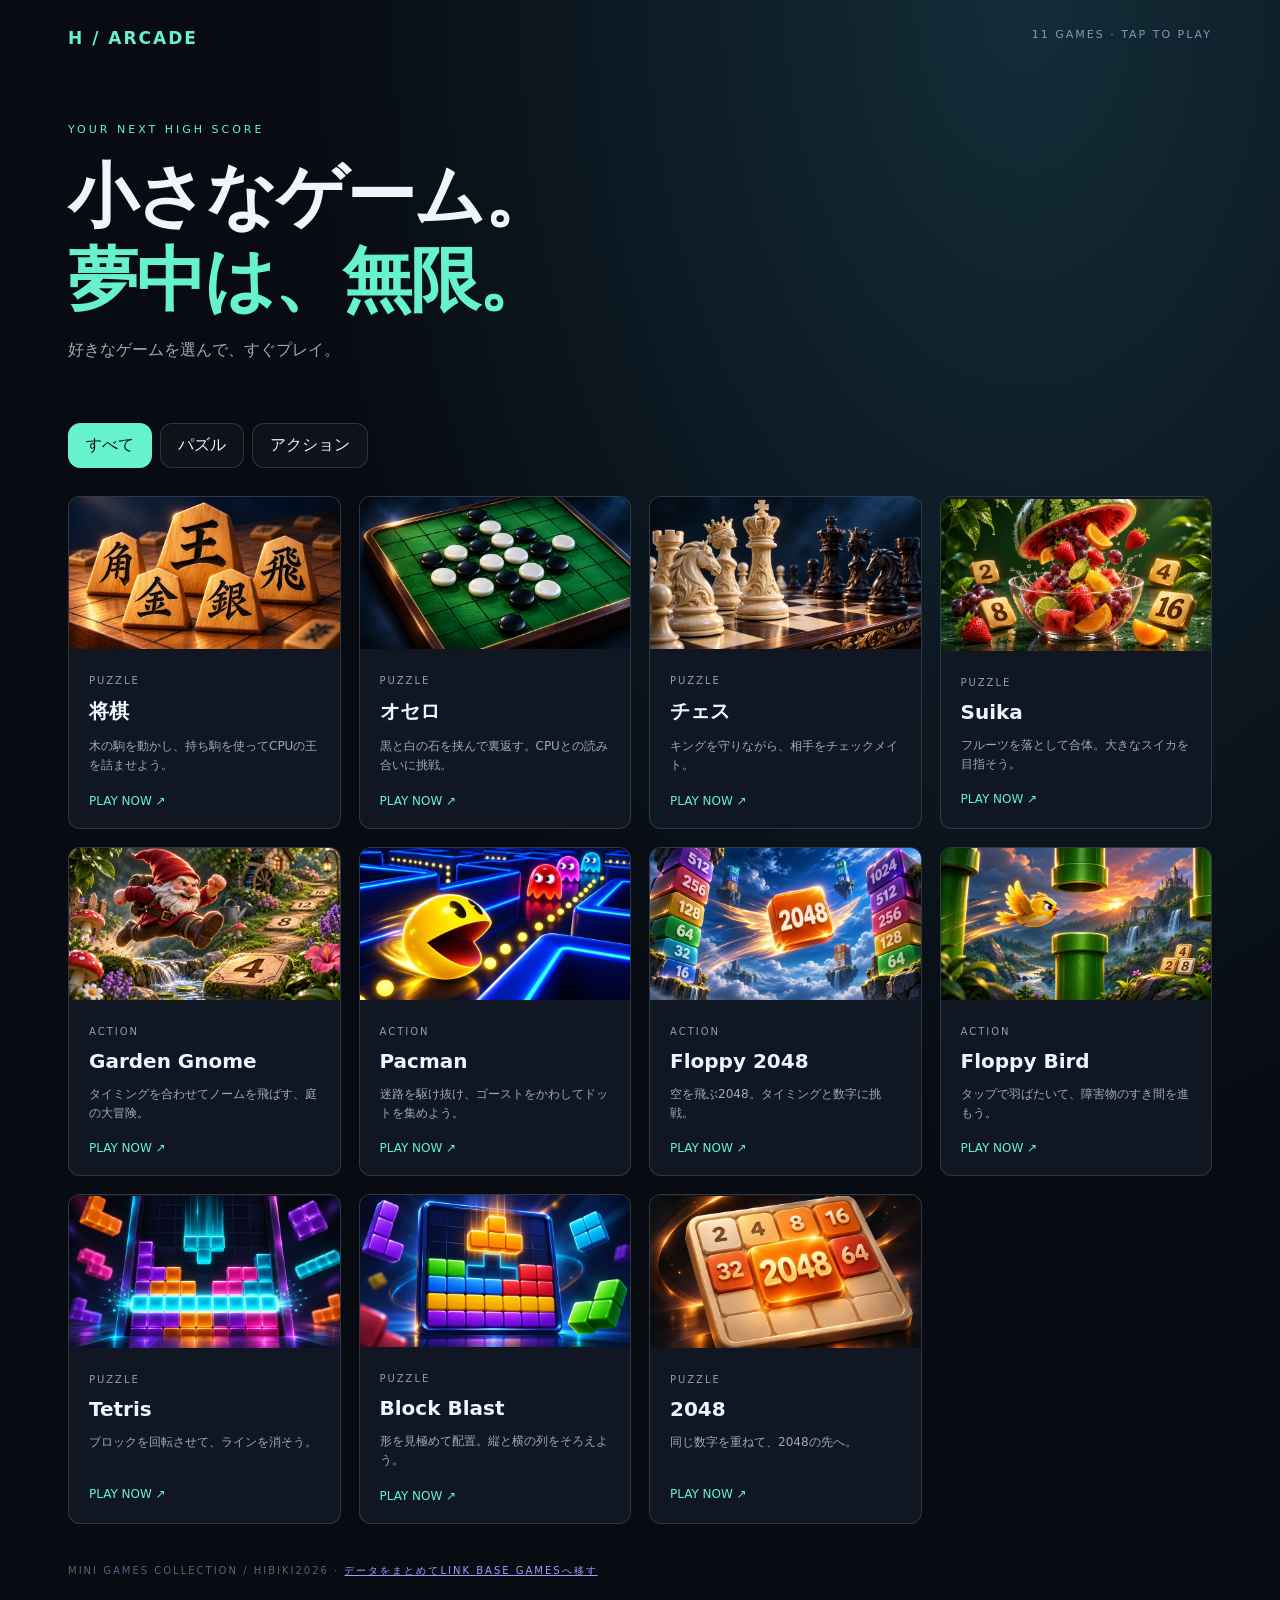
<file: index.html>
<!doctype html><html lang="ja"><head><meta charset="utf-8"><meta name="viewport" content="width=device-width,initial-scale=1,viewport-fit=cover"><meta name="theme-color" content="#080b12"><title>MINI GAMES / Arcade</title><link rel="stylesheet" href="style.css?v=thumbs2"><link rel="icon" href="assets/icons/favicon.svg" type="image/svg+xml"><link rel="icon" href="assets/icons/icon-32.png" type="image/png" sizes="32x32"><link rel="apple-touch-icon" href="assets/icons/icon-180.png" sizes="180x180"><link rel="manifest" href="manifest.webmanifest"><meta name="apple-mobile-web-app-capable" content="yes"><meta name="apple-mobile-web-app-title" content="MINI GAMES"><meta name="apple-mobile-web-app-status-bar-style" content="black-translucent"></head><body><main id="lobby"><header><span class="brand">H / ARCADE</span><span>11 GAMES · TAP TO PLAY</span></header><section class="intro"><p>YOUR NEXT HIGH SCORE</p><h1>小さなゲーム。<br><em>夢中は、無限。</em></h1><p class="lead">好きなゲームを選んで、すぐプレイ。</p></section><nav class="filters" aria-label="ジャンル"><button data-filter="all" aria-pressed="true">すべて</button><button data-filter="puzzle" aria-pressed="false">パズル</button><button data-filter="action" aria-pressed="false">アクション</button></nav><section id="games" class="grid" aria-label="ゲーム一覧"></section><footer>MINI GAMES COLLECTION / HIBIKI2026 · <a href="migration.html">データをまとめてLINK BASE GAMESへ移す</a></footer></main><section id="player" hidden aria-label="ゲーム画面"><div class="toolbar"><button id="back">← ゲーム一覧</button><strong id="gameTitle"></strong><button id="reload">再起動</button><button id="fullscreen">全画面</button></div><div id="stage"></div></section><script src="app.js?v=boards1"></script></body></html>
</file>
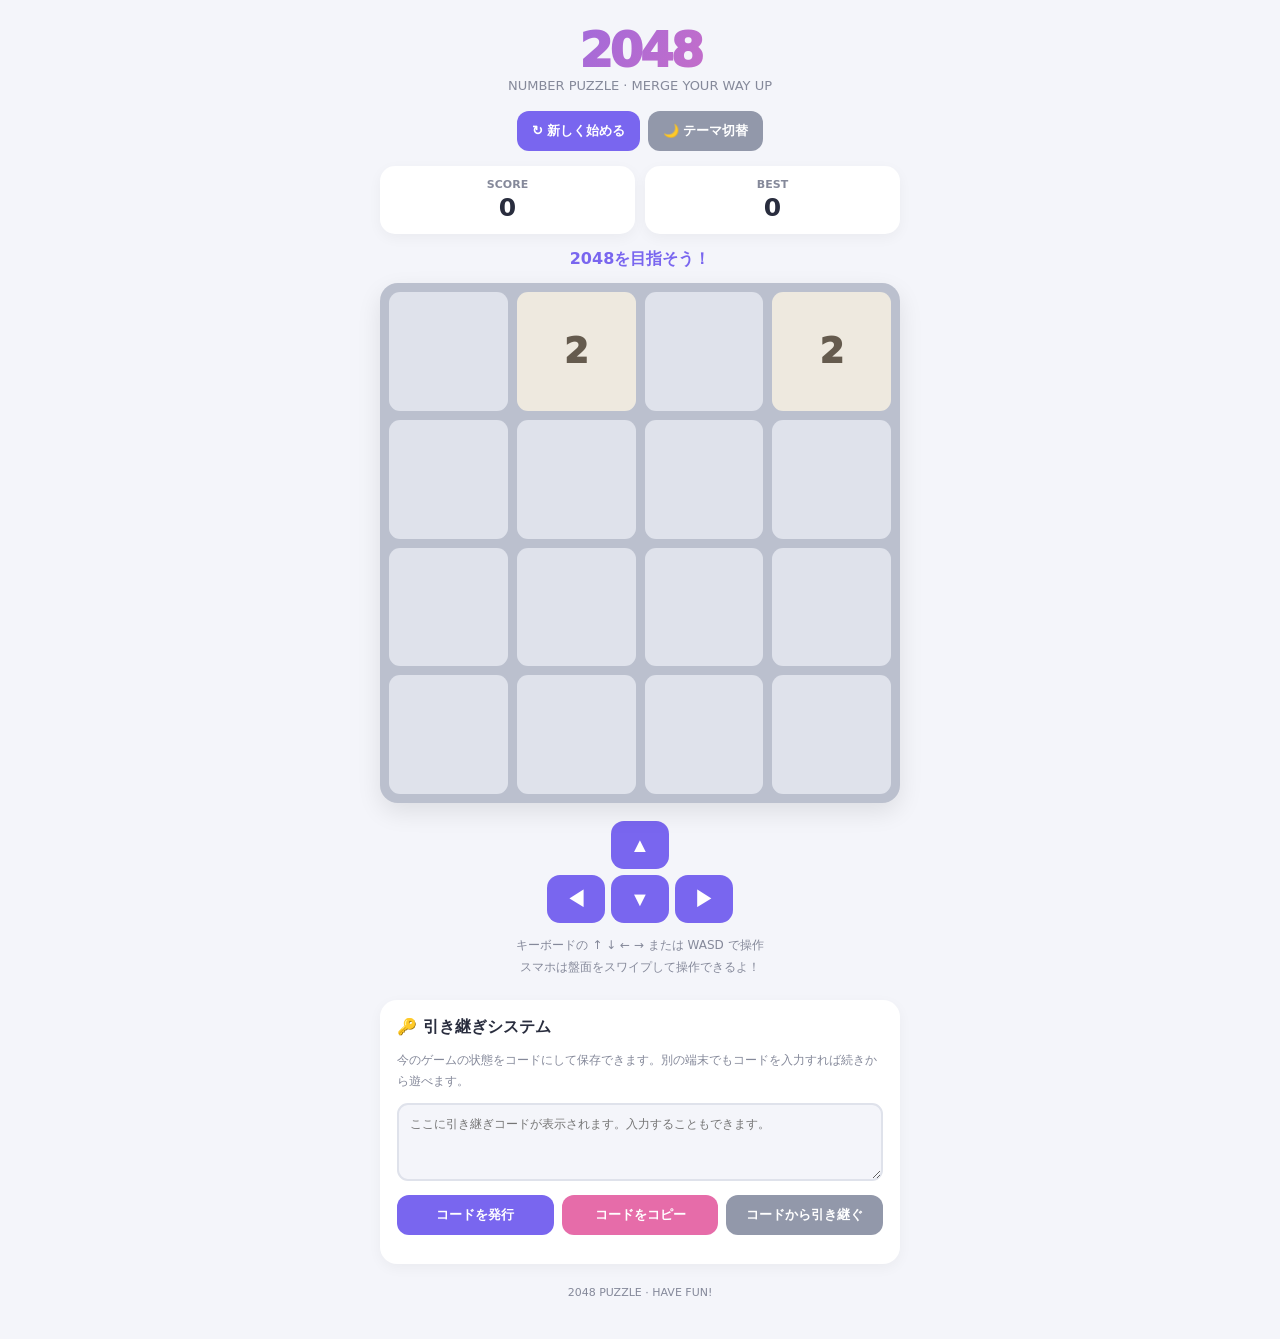
<file: games/2048/index.html>
<!DOCTYPE html>
<html lang="ja">
<head>
<meta charset="UTF-8">
<meta name="viewport" content="width=device-width, initial-scale=1.0">
<title>2048 - Number Puzzle</title>
<style>
*{box-sizing:border-box}
:root{
  --bg:#f4f5fa;
  --panel:#ffffff;
  --text:#292d3e;
  --muted:#85899a;
  --board:#bbc0ce;
  --empty:#dfe2eb;
  --accent:#7966ef;
}
body.dark{
  --bg:#171925;
  --panel:#242839;
  --text:#f5f5ff;
  --muted:#a5a9bd;
  --board:#34394c;
  --empty:#454b60;
  --accent:#9b8aff;
}
body{
  margin:0;
  min-height:100vh;
  padding:22px 14px 40px;
  background:var(--bg);
  color:var(--text);
  font-family:system-ui,-apple-system,sans-serif;
  transition:background .25s,color .25s;
}
.container{max-width:520px;margin:auto}
header{text-align:center;margin-bottom:18px}
h1{
  font-size:48px;
  margin:0;
  font-weight:950;
  letter-spacing:-3px;
  background:linear-gradient(120deg,#7865ee,#ee72b5);
  color:transparent;
  background-clip:text;
}
.subtitle{color:var(--muted);font-size:13px;margin-top:0}
.top-buttons{
  display:flex;justify-content:center;gap:8px;flex-wrap:wrap;
  margin-bottom:15px
}
button{
  border:0;border-radius:12px;padding:11px 15px;
  font-weight:800;font-size:13px;cursor:pointer;
  color:white;background:var(--accent);
  transition:transform .15s,filter .15s;
}
button:hover{filter:brightness(1.08);transform:translateY(-2px)}
button:active{transform:scale(.96)}
button.secondary{background:#9298aa}
button.pink{background:#e66ca9}
.scores{display:grid;grid-template-columns:1fr 1fr;gap:10px;margin-bottom:15px}
.score-box{
  background:var(--panel);border-radius:15px;padding:12px;
  text-align:center;box-shadow:0 4px 14px #0000000b
}
.score-label{font-size:11px;color:var(--muted);font-weight:800}
.score-value{font-size:25px;font-weight:900;margin-top:2px}
.game-message{
  text-align:center;min-height:26px;font-weight:800;
  color:var(--accent);margin:8px 0
}
.board{
  background:var(--board);padding:9px;border-radius:18px;
  display:grid;grid-template-columns:repeat(4,1fr);
  gap:9px;position:relative;touch-action:none;
  box-shadow:0 9px 25px #00000018;
  user-select:none;
}
.cell{
  aspect-ratio:1;background:var(--empty);border-radius:11px;
  display:flex;align-items:center;justify-content:center;
  font-size:clamp(21px,7vw,35px);font-weight:950;
  position:relative;overflow:hidden;
  transition:background .15s;
}
.cell.filled{animation:appear .16s ease-out}
.cell.merged{animation:merge .28s ease-out}
@keyframes appear{
  0%{transform:scale(.65);opacity:.4}
  100%{transform:scale(1);opacity:1}
}
@keyframes merge{
  0%{transform:scale(.72)}
  55%{transform:scale(1.16)}
  100%{transform:scale(1)}
}
.v2{background:#eee9df;color:#655b4e}
.v4{background:#f5dfb7;color:#6d5941}
.v8{background:#ffb36b;color:white}
.v16{background:#ff9460;color:white}
.v32{background:#fa755e;color:white}
.v64{background:#ed5548;color:white}
.v128{background:#e8c957;color:white;font-size:clamp(18px,6vw,29px)}
.v256{background:#e5bd36;color:white;font-size:clamp(18px,6vw,29px)}
.v512{background:#dba92b;color:white;font-size:clamp(18px,6vw,29px)}
.v1024{background:#a58ae9;color:white;font-size:clamp(15px,5vw,24px)}
.v2048{background:linear-gradient(135deg,#ffca55,#f28bba,#8874ef);color:white;font-size:clamp(15px,5vw,24px);box-shadow:inset 0 0 15px #ffffff80}
.vhigh{background:linear-gradient(135deg,#6c65d9,#d56ebc);color:white;font-size:clamp(14px,4.5vw,22px)}
.controls{
  display:grid;grid-template-columns:repeat(3,58px);
  justify-content:center;gap:6px;margin:18px auto 12px
}
.controls button{height:48px;font-size:20px;padding:0;border-radius:13px}
.controls .up{grid-column:2}
.controls .left{grid-column:1;grid-row:2}
.controls .down{grid-column:2;grid-row:2}
.controls .right{grid-column:3;grid-row:2}
.help{text-align:center;font-size:12px;color:var(--muted);line-height:1.8}
.section{
  margin-top:22px;background:var(--panel);border-radius:17px;
  padding:17px;box-shadow:0 4px 14px #0000000b
}
.section h2{font-size:16px;margin:0 0 12px}
.section p{font-size:12px;color:var(--muted);line-height:1.7}
.code-area{
  width:100%;min-height:78px;resize:vertical;
  border:2px solid var(--empty);border-radius:11px;
  background:var(--bg);color:var(--text);
  padding:11px;font-size:12px;outline:none;
  overflow-wrap:anywhere
}
.code-buttons{display:flex;gap:8px;flex-wrap:wrap;margin-top:10px}
.code-buttons button{flex:1;min-width:110px}
.footer{text-align:center;color:var(--muted);font-size:11px;margin-top:22px}
.overlay{
  position:fixed;inset:0;background:#111827a8;
  display:none;align-items:center;justify-content:center;
  padding:20px;z-index:10
}
.overlay.show{display:flex}
.dialog{
  background:var(--panel);color:var(--text);border-radius:22px;
  padding:28px 22px;text-align:center;width:min(330px,100%);
  box-shadow:0 20px 70px #0006;animation:pop .3s ease-out
}
@keyframes pop{from{transform:scale(.75);opacity:0}to{transform:scale(1);opacity:1}}
.dialog h2{font-size:28px;margin:0 0 8px}
.dialog p{color:var(--muted);font-size:13px}
.dialog button{margin-top:10px;width:100%}
.particle{
  position:fixed;pointer-events:none;z-index:20;
  font-size:20px;animation:float .8s ease-out forwards
}
@keyframes float{
  0%{opacity:1;transform:translate(0,0) scale(.5)}
  100%{opacity:0;transform:translate(var(--x),var(--y)) scale(1.5)}
}
@media(max-width:380px){
  body{padding:14px 10px}
  .board{gap:6px;padding:7px}
  .cell{border-radius:8px}
  h1{font-size:42px}
}
</style>
</head>
<body>
<div class="container">
<header>
  <h1>2048</h1>
  <p class="subtitle">NUMBER PUZZLE · MERGE YOUR WAY UP</p>
</header>

<div class="top-buttons">
  <button onclick="newGame()">↻ 新しく始める</button>
  <button class="secondary" onclick="toggleTheme()">🌙 テーマ切替</button>
</div>

<div class="scores">
  <div class="score-box">
    <div class="score-label">SCORE</div>
    <div class="score-value" id="score">0</div>
  </div>
  <div class="score-box">
    <div class="score-label">BEST</div>
    <div class="score-value" id="best">0</div>
  </div>
</div>

<div class="game-message" id="message">2048を目指そう！</div>
<div class="board" id="board"></div>

<div class="controls">
  <button class="up" onclick="move('up')">▲</button>
  <button class="left" onclick="move('left')">◀</button>
  <button class="down" onclick="move('down')">▼</button>
  <button class="right" onclick="move('right')">▶</button>
</div>

<div class="help">
  キーボードの ↑ ↓ ← → または WASD で操作<br>
  スマホは盤面をスワイプして操作できるよ！
</div>

<div class="section">
  <h2>🔑 引き継ぎシステム</h2>
  <p>今のゲームの状態をコードにして保存できます。別の端末でもコードを入力すれば続きから遊べます。</p>
  <textarea class="code-area" id="transferCode" placeholder="ここに引き継ぎコードが表示されます。入力することもできます。"></textarea>
  <div class="code-buttons">
    <button onclick="createCode()">コードを発行</button>
    <button class="pink" onclick="copyCode()">コードをコピー</button>
    <button class="secondary" onclick="loadCode()">コードから引き継ぐ</button>
  </div>
  <p id="codeMessage"></p>
</div>

<div class="footer">2048 PUZZLE · HAVE FUN!</div>
</div>

<div class="overlay" id="overlay">
  <div class="dialog">
    <h2 id="dialogTitle">GAME OVER</h2>
    <p id="dialogText">もう一度挑戦しよう！</p>
    <button onclick="newGame()">もう一度遊ぶ</button>
    <button class="secondary" onclick="closeDialog()">続ける</button>
  </div>
</div>

<script>
const SIZE=4;
const KEY='2048_game_save_v3';
const BEST='2048_game_best_v3';
const THEME='2048_theme_v3';

let grid=[];
let score=0;
let best=Number(localStorage.getItem(BEST))||0;
let won=false;
let over=false;
let hasShownWin=false;
let mergedPositions=[];
let previousGrid=[];

const el=id=>document.getElementById(id);

function emptyGrid(){
  return Array.from({length:SIZE},()=>Array(SIZE).fill(0));
}

function start(){
  try{
    const saved=localStorage.getItem(KEY);
    if(saved){
      const data=JSON.parse(saved);
      if(valid(data)){
        grid=data.grid;
        score=data.score;
        best=Math.max(best,data.best||0);
        won=!!data.won;
        over=!!data.over;
        hasShownWin=!!data.hasShownWin;
        render();
        return;
      }
    }
  }catch(e){}
  newGame();
}

function valid(data){
  if(!data||!Array.isArray(data.grid)||data.grid.length!==4)return false;
  if(!Number.isSafeInteger(data.score)||data.score<0)return false;
  if(data.best!==undefined&&(!Number.isSafeInteger(data.best)||data.best<0))return false;
  for(const row of data.grid){
    if(!Array.isArray(row)||row.length!==4)return false;
    for(const v of row){
      if(!Number.isSafeInteger(v)||v<0)return false;
      if(v!==0&&Math.log2(v)%1!==0)return false;
    }
  }
  return true;
}

function save(){
  best=Math.max(best,score);
  localStorage.setItem(BEST,String(best));
  localStorage.setItem(THEME,document.body.classList.contains('dark')?'dark':'light');
  localStorage.setItem(KEY,JSON.stringify({
    grid,score,best,won,over,hasShownWin
  }));
}

function newGame(){
  grid=emptyGrid();
  score=0;
  won=false;
  over=false;
  hasShownWin=false;
  el('overlay').classList.remove('show');
  el('message').textContent='2048を目指そう！';
  addRandom();
  addRandom();
  render();
  save();
}

function addRandom(){
  const empty=[];
  for(let r=0;r<4;r++){
    for(let c=0;c<4;c++){
      if(grid[r][c]===0)empty.push([r,c]);
    }
  }
  if(!empty.length)return;
  const [r,c]=empty[Math.floor(Math.random()*empty.length)];
  grid[r][c]=Math.random()<0.9?2:4;
}

function render(){
  const board=el('board');
  board.innerHTML='';
  for(let r=0;r<4;r++){
    for(let c=0;c<4;c++){
      const v=grid[r][c];
      const cell=document.createElement('div');
      cell.className='cell';
      if(v){
        cell.textContent=v;
        cell.classList.add(v<=2048?'v'+v:'vhigh');
        if(previousGrid[r]&&previousGrid[r][c]!==v){
          cell.classList.add(mergedPositions.some(p=>p[0]===r&&p[1]===c)?'merged':'filled');
        }
      }
      board.appendChild(cell);
    }
  }
  el('score').textContent=score.toLocaleString();
  el('best').textContent=best.toLocaleString();
}

function move(direction){
  if(over)return;
  const old=grid.map(row=>row.slice());
  const next=emptyGrid();
  let gained=0;
  let changed=false;
  mergedPositions=[];

  for(let i=0;i<4;i++){
    let line=[];
    for(let j=0;j<4;j++){
      let r,c;
      if(direction==='left'){r=i;c=j}
      if(direction==='right'){r=i;c=3-j}
      if(direction==='up'){r=j;c=i}
      if(direction==='down'){r=3-j;c=i}
      line.push(grid[r][c]);
    }

    let values=line.filter(v=>v!==0);
    let result=[];
    for(let j=0;j<values.length;j++){
      if(values[j]===values[j+1]){
        const value=values[j]*2;
        result.push(value);
        gained+=value;
        j++;
      }else{
        result.push(values[j]);
      }
    }
    while(result.length<4)result.push(0);

    for(let j=0;j<4;j++){
      let r,c;
      if(direction==='left'){r=i;c=j}
      if(direction==='right'){r=i;c=3-j}
      if(direction==='up'){r=j;c=i}
      if(direction==='down'){r=3-j;c=i}
      next[r][c]=result[j];
      if(result[j]!==grid[r][c])changed=true;
      if(result[j]!==0&&result[j]>grid[r][c]&&result[j]===grid[r][c]*2){
        mergedPositions.push([r,c]);
      }
    }
  }

  if(!changed)return;

  previousGrid=old;
  grid=next;
  score+=gained;
  addRandom();

  if(gained>0){
    el('message').textContent='✨ '+gained+' ポイント獲得！';
    if(mergedPositions.length)celebrate();
  }else{
    el('message').textContent='いい感じ！';
  }

  if(!won&&grid.some(row=>row.includes(2048))){
    won=true;
    hasShownWin=true;
    showDialog('🎉 2048達成！','おめでとう！2048に到達したよ！続けてプレイもできるよ。');
  }

  if(!canMove()){
    over=true;
    showDialog('GAME OVER','ゲーム終了！新しいゲームに挑戦しよう！');
  }

  render();
  save();
}

function canMove(){
  for(let r=0;r<4;r++){
    for(let c=0;c<4;c++){
      if(grid[r][c]===0)return true;
      if(r<3&&grid[r][c]===grid[r+1][c])return true;
      if(c<3&&grid[r][c]===grid[r][c+1])return true;
    }
  }
  return false;
}

function showDialog(title,message){
  el('dialogTitle').textContent=title;
  el('dialogText').textContent=message;
  el('overlay').classList.add('show');
}

function closeDialog(){
  el('overlay').classList.remove('show');
}

function celebrate(){
  const board=el('board');
  const rect=board.getBoundingClientRect();
  const emojis=['✨','⭐','💜','🌟','💖'];
  for(let i=0;i<15;i++){
    const p=document.createElement('div');
    p.className='particle';
    p.textContent=emojis[Math.floor(Math.random()*emojis.length)];
    p.style.left=(rect.left+Math.random()*rect.width)+'px';
    p.style.top=(rect.top+Math.random()*rect.height)+'px';
    p.style.setProperty('--x',(Math.random()*180-90)+'px');
    p.style.setProperty('--y',(Math.random()*-150-20)+'px');
    document.body.appendChild(p);
    setTimeout(()=>p.remove(),850);
  }
}

function toggleTheme(){
  document.body.classList.toggle('dark');
  save();
}

function createCode(){
  const data={
    version:1,
    grid,
    score,
    best,
    won,
    over,
    hasShownWin
  };
  const json=JSON.stringify(data);
  const bytes=new TextEncoder().encode(json);
  let binary='';
  bytes.forEach(b=>binary+=String.fromCharCode(b));
  const encoded=btoa(binary)
    .replace(/\+/g,'-')
    .replace(/\//g,'_')
    .replace(/=+$/,'');
  el('transferCode').value='2048-'+encoded;
  el('codeMessage').textContent='✅ 引き継ぎコードを発行したよ！';
}

async function copyCode(){
  const area=el('transferCode');
  if(!area.value.trim())createCode();
  try{
    await navigator.clipboard.writeText(area.value);
    el('codeMessage').textContent='📋 コピーしました！';
  }catch(e){
    area.focus();
    area.select();
    el('codeMessage').textContent='コードを選択したよ。Ctrl+C または ⌘+C でコピーしてね。';
  }
}

function loadCode(){
  try{
    let code=el('transferCode').value.trim();
    if(!code.startsWith('2048-'))throw new Error();
    let encoded=code.slice(5).replace(/-/g,'+').replace(/_/g,'/');
    while(encoded.length%4)encoded+='=';
    const binary=atob(encoded);
    const bytes=Uint8Array.from(binary,ch=>ch.charCodeAt(0));
    const data=JSON.parse(new TextDecoder().decode(bytes));
    if(data.version!==1||!valid(data))throw new Error();

    grid=data.grid.map(row=>row.slice());
    score=data.score;
    best=Math.max(best,data.best||0);
    won=!!data.won;
    over=!!data.over;
    hasShownWin=!!data.hasShownWin;
    closeDialog();
    render();
    save();
    el('message').textContent='✅ 引き継ぎ成功！';
    el('codeMessage').textContent='🎉 ゲームデータを読み込んだよ！';
  }catch(e){
    el('codeMessage').textContent='❌ コードが正しくないみたい。もう一度確認してね。';
  }
}

document.addEventListener('keydown',e=>{
  if(['ArrowUp','ArrowDown','ArrowLeft','ArrowRight',' '].includes(e.key)){
    e.preventDefault();
  }
  if(e.key==='ArrowUp'||e.key.toLowerCase()==='w')move('up');
  if(e.key==='ArrowDown'||e.key.toLowerCase()==='s')move('down');
  if(e.key==='ArrowLeft'||e.key.toLowerCase()==='a')move('left');
  if(e.key==='ArrowRight'||e.key.toLowerCase()==='d')move('right');
});

let touchStartX=0;
let touchStartY=0;
const board=el('board');

board.addEventListener('touchstart',e=>{
  touchStartX=e.changedTouches[0].clientX;
  touchStartY=e.changedTouches[0].clientY;
},{passive:true});

board.addEventListener('touchend',e=>{
  const dx=e.changedTouches[0].clientX-touchStartX;
  const dy=e.changedTouches[0].clientY-touchStartY;
  if(Math.max(Math.abs(dx),Math.abs(dy))<25)return;
  if(Math.abs(dx)>Math.abs(dy)){
    move(dx>0?'right':'left');
  }else{
    move(dy>0?'down':'up');
  }
},{passive:true});

if(localStorage.getItem(THEME)==='dark'){
  document.body.classList.add('dark');
}
start();
</script>
</body>
</html>
</file>
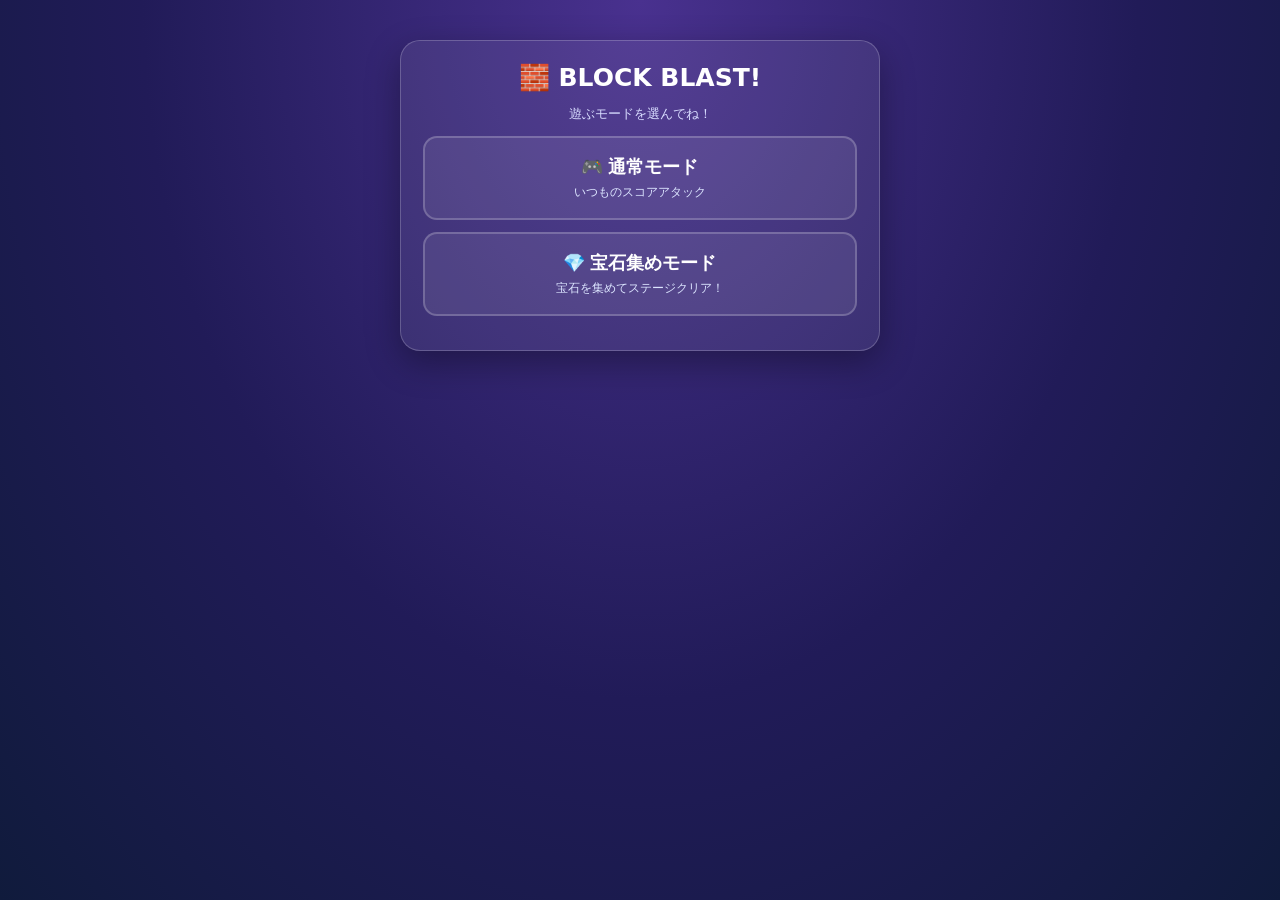
<file: games/block-blast/index.html>
<!DOCTYPE html>
<html lang="ja">
<head>
<meta charset="UTF-8">
<meta name="viewport" content="width=device-width,initial-scale=1,viewport-fit=cover">
<title>BLOCK BLAST!</title>
<style>
*{box-sizing:border-box}
body{
 margin:0;padding:18px 12px 30px;min-height:100vh;
 background:radial-gradient(ellipse at top,#49318f,#211b58 55%,#101b3c);
 color:white;font-family:system-ui,sans-serif;text-align:center
}
main{max-width:480px;margin:auto}
h1{font-size:clamp(28px,7vw,42px);margin:5px;text-shadow:0 0 20px #48cfff}
.subtitle,.help{color:#cbd7fa;font-size:13px;line-height:1.7}
.stats{display:flex;gap:12px;justify-content:center;margin:15px 0;flex-wrap:wrap}
.stat{min-width:100px;padding:8px 15px;border:1px solid #ffffff30;border-radius:14px;background:#ffffff12}
.stat small{display:block;color:#cbd7fa}
.stat strong{font-size:27px}

#board{
 display:grid;
 grid-template-columns:repeat(8,minmax(0,1fr));
 grid-template-rows:repeat(8,minmax(0,1fr));
 gap:4px;padding:7px;width:100%;
 aspect-ratio:1 / 1;height:auto;
 background:#0b1230;border-radius:16px;
 box-shadow:0 12px 35px #0007;
 touch-action:none;user-select:none
}
.cell{
 padding:0;border:0;border-radius:5px;
 background:#ffffff12;min-width:0;min-height:0;
 position:relative;touch-action:none;overflow:visible
}
.cell.filled{box-shadow:inset 0 2px 3px #ffffff55,inset 0 -2px 3px #0003}
.gem-mark{
 position:absolute;inset:0;display:grid;place-items:center;
 font-size:clamp(12px,2.5vw,22px);
 filter:drop-shadow(0 0 5px #63eaff);
 pointer-events:none;z-index:2
}
.cell.preview{background:var(--piece)!important;opacity:.7;outline:2px solid white}
.cell.invalid{background:#ff476e66!important;outline:2px solid #ff708a}
.cell.line-preview{filter:brightness(1.7)}
.cell.placed{animation:place .3s cubic-bezier(.2,1.7,.4,1)}
@keyframes place{
 0%{transform:scale(.3);filter:brightness(3)}
 70%{transform:scale(1.18)}
 100%{transform:scale(1)}
}
.cell.clearing{z-index:3}
.cell.clearing:before{
 content:"";position:absolute;inset:0;border-radius:5px;
 background:var(--clear-color);pointer-events:none;
 animation:clear-overlay .75s ease-in forwards
}
.cell.clearing:after{
 content:"✦";position:absolute;inset:0;display:grid;
 place-items:center;color:white;font-size:22px;
 pointer-events:none;animation:star .65s ease-out
}
@keyframes clear-overlay{
 0%{transform:scale(1);opacity:1}
 20%{transform:scale(1.2);filter:brightness(3);box-shadow:0 0 25px white}
 55%{transform:scale(.9) rotate(12deg)}
 100%{transform:scale(.05) rotate(100deg);opacity:0}
}
@keyframes star{
 0%{transform:scale(.2);opacity:0}
 35%{transform:scale(1.8) rotate(90deg);opacity:1}
 100%{transform:scale(.1) rotate(180deg);opacity:0}
}
#board.impact{animation:impact .38s ease-out}
@keyframes impact{
 30%{filter:brightness(1.7);transform:scale(1.012)}
 100%{filter:brightness(1);transform:scale(1)}
}

#message{
 min-height:46px;display:grid;place-items:center;
 margin:8px 0;color:#ffe58a;font-size:14px
}
#pieces{display:grid;grid-template-columns:repeat(3,1fr);gap:10px;margin:8px 0 14px}
.piece{
 height:105px;display:flex;align-items:center;justify-content:center;
 padding:5px;border:2px solid #ffffff30;border-radius:14px;
 background:#ffffff10;touch-action:none;user-select:none;cursor:grab
}
.piece.selected{border-color:#a4eeff;background:#b1eaff25;box-shadow:0 0 16px #7edfff66}
.piece.used{opacity:.18}
.shape{display:grid;gap:3px;pointer-events:none}
.mini{border-radius:4px;pointer-events:none}

.hold-panel{
 padding:10px;border:1px solid #ffffff30;border-radius:14px;
 background:#ffffff10;margin-top:8px
}
.hold-heading{font-weight:800;margin-bottom:8px}
#holdSlots{display:grid;grid-template-columns:repeat(4,1fr);gap:7px}
.hold-slot{
 min-height:76px;border:2px dashed #ffffff55;border-radius:10px;
 background:#101b3c88;display:flex;flex-direction:column;
 align-items:center;justify-content:center;gap:5px;touch-action:none
}
.hold-slot.occupied{border-style:solid;border-color:#8ddcff;background:#ffffff16}
.hold-slot.selected{outline:2px solid #ffe45e}
.hold-slot .shape{gap:2px}
.hold-slot .mini{width:13px!important;height:13px!important}
.return-btn{
 border:0;border-radius:7px;background:#398bdc;color:white;
 font-size:10px;padding:4px 7px;cursor:pointer
}
.hold-caption{font-size:11px;color:#cbd7fa;margin-top:7px}
.controls{display:flex;gap:10px;margin:14px 0}
.controls button{
 flex:1;border:0;border-radius:12px;padding:13px 8px;color:white;
 background:linear-gradient(100deg,#2689ff,#8a5cff);
 font-size:15px;font-weight:700
}
#menuButton{background:linear-gradient(100deg,#59677d,#39445d)!important}
#dragGhost{
 position:fixed;z-index:20;pointer-events:none;opacity:.9;
 filter:drop-shadow(0 5px 10px #0009)
}
#dragGhost[hidden]{display:none}
button:disabled{opacity:.35}
.help{margin:10px 0}

.menu{
 max-width:480px;margin:22px auto;padding:22px;
 border:1px solid #ffffff35;border-radius:20px;
 background:#ffffff12;box-shadow:0 12px 35px #0005
}
.menu h2{margin:0 0 8px;font-size:25px}
.menu p{color:#d8dcff;font-size:13px}
.mode-button{
 display:block;width:100%;margin:12px 0;padding:17px;
 border:2px solid #ffffff35;border-radius:14px;
 background:#ffffff14;color:white;font-size:18px;font-weight:800
}
.mode-button small{
 display:block;font-size:12px;font-weight:500;
 margin-top:5px;color:#dce5ff
}
#gemStat,.stage-info{display:none}
.stage-info{color:#8ff4ff;font-weight:800;margin:-5px 0 8px}

@media(max-width:380px){
 #board{gap:3px;padding:6px}
 .piece{height:92px}
 #pieces{gap:7px}
}
@media(prefers-reduced-motion:reduce){
 *,*:after{animation-duration:.01ms!important}
}
</style>
</head>
<body>
<main>

<section id="modeMenu" class="menu">
 <h2>🧱 BLOCK BLAST!</h2>
 <p>遊ぶモードを選んでね！</p>
 <button class="mode-button" id="classicMode">
  🎮 通常モード
  <small>いつものスコアアタック</small>
 </button>
 <button class="mode-button" id="gemMode">
  💎 宝石集めモード
  <small>宝石を集めてステージクリア！</small>
 </button>
</section>

<div id="gameArea" style="display:none">
<h1>🧱 BLOCK BLAST!</h1>
<div class="subtitle" id="modeSubtitle">ブロックをドラッグして配置しよう！</div>
<div class="stage-info" id="stageInfo"></div>

<div class="stats">
 <div class="stat"><small>SCORE</small><strong id="score">0</strong></div>
 <div class="stat"><small>BEST</small><strong id="best">0</strong></div>
 <div class="stat" id="gemStat">
  <small>💎 宝石</small><strong id="gemCount">0 / 5</strong>
 </div>
</div>

<div id="board"></div>
<div id="message" role="status">ブロックを置こう！</div>
<div id="pieces"></div>

<div class="hold-panel">
 <div class="hold-heading">📦 保留スペース　<span id="slotCount">1枠</span></div>
 <div id="holdSlots"></div>
 <div class="hold-caption">3000点ごとに保留枠が1つ増えるよ！</div>
</div>

<div class="controls">
 <button id="restartButton">🔄 もう一度遊ぶ</button>
 <button id="menuButton">🏠 モード選択</button>
</div>

<p class="help">
ブロックを盤面にドラッグして配置！<br>
保留枠へドラッグすると保管できるよ。<br>
「手元に戻す」で手持ちに戻せるよ！<br>
縦・横の列をそろえて消そう！
</p>
<div id="dragGhost" hidden></div>
</div>
</main>

<script>
"use strict";

const $=id=>document.getElementById(id);
const COLORS=["#ff5277","#ffae42","#41d9ad","#42a5ff","#bd75ff","#ffe45e"];

const SHAPES=[
 [[0,0]],
 [[0,0],[0,1]],
 [[0,0],[0,1],[0,2]],
 [[0,0],[1,0],[1,1]],
 [[0,0],[1,0],[2,0],[2,1]],
 [[0,0],[1,0],[0,1],[1,1]],
 [[0,0],[0,1],[0,2],[1,1]],
 [[0,0],[1,0],[2,0]],
 [[0,0],[1,0],[2,0],[3,0]],
 [[0,0],[0,1],[0,2],[0,3]],
 [[0,0],[1,0],[2,0],[1,1],[1,2]],
 [[0,0],[1,0],[2,0],[2,1],[2,2]]
];

const emptyBoard=()=>Array.from({length:8},()=>Array(8).fill(null));

const randomPiece=()=>({
 shape:SHAPES[Math.floor(Math.random()*SHAPES.length)].map(p=>[...p]),
 color:COLORS[Math.floor(Math.random()*COLORS.length)]
});

const canPlace=(board,p,r,c)=>!!p&&p.shape.every(([y,x])=>
 r+y>=0&&r+y<8&&c+x>=0&&c+x<8&&!board[r+y][c+x]
);

const hasMove=(board,p)=>{
 if(!p)return false;
 for(let r=0;r<8;r++)for(let c=0;c<8;c++)
  if(canPlace(board,p,r,c))return true;
 return false;
};

let best=0;
try{best=Number(localStorage.getItem("blockBlastBest"))||0}catch(e){}

let state;
let selected=null;
let drag=null;
let turnTimer=null;
let gameVersion=0;

let currentMode="classic";
let stage=1;
let collectedGems=0;
let gemGoal=5;

const boardEl=$("board");
const piecesEl=$("pieces");
const slotsEl=$("holdSlots");
const ghost=$("dragGhost");

const cells=Array.from({length:64},(_,i)=>{
 const el=document.createElement("button");
 el.type="button";
 el.className="cell";
 el.dataset.index=i;
 boardEl.append(el);
 return el;
});

function maxSlots(){
 return Math.min(12,1+Math.floor(state.score/3000));
}

function message(t){
 $("message").textContent=t;
}

function makeShape(piece,size,gap=3){
 const grid=document.createElement("div");
 grid.className="shape";

 const h=Math.max(...piece.shape.map(p=>p[0]))+1;
 const w=Math.max(...piece.shape.map(p=>p[1]))+1;

 grid.style.gridTemplateColumns=`repeat(${w},${size}px)`;
 grid.style.gap=gap+"px";

 for(let r=0;r<h;r++)for(let c=0;c<w;c++){
  const el=document.createElement("div");
  const active=piece.shape.some(([y,x])=>y===r&&x===c);
  el.className="mini";
  el.style.width=size+"px";
  el.style.height=size+"px";
  if(active)el.style.background=piece.color;
  grid.append(el);
 }
 return grid;
}

function renderBoard(){
 cells.forEach((el,i)=>{
  const r=Math.floor(i/8),c=i%8;
  const color=state.board[r][c];

  el.className="cell"+(color?" filled":"");
  el.style.background=color||"";
  el.style.removeProperty("--clear-color");
  el.replaceChildren();

  if(currentMode==="gems"&&state.gems?.[r]?.[c]){
   const mark=document.createElement("span");
   mark.className="gem-mark";
   mark.textContent="💎";
   el.append(mark);
  }
 });
 updateGemDisplay();
}

function updateGemDisplay(){
 const stat=$("gemStat");
 const info=$("stageInfo");

 if(currentMode==="gems"){
  stat.style.display="block";
  info.style.display="block";
  $("gemCount").textContent=collectedGems+" / "+gemGoal;
  info.textContent="💎 STAGE "+stage+"　あと "+(gemGoal-collectedGems)+" 個でクリア！";
 }else{
  stat.style.display="none";
  info.style.display="none";
 }
}

function spawnGems(amount){
 const spots=[];

 for(let r=0;r<8;r++)for(let c=0;c<8;c++){
  if(!state.board[r][c])spots.push([r,c]);
 }

 for(let i=spots.length-1;i>0;i--){
  const j=Math.floor(Math.random()*(i+1));
  [spots[i],spots[j]]=[spots[j],spots[i]];
 }

 spots.slice(0,Math.min(amount,spots.length)).forEach(([r,c])=>{
  state.gems[r][c]=true;
 });
}

function collectGems(clearing){
 if(currentMode!=="gems")return 0;

 let found=0;

 clearing.forEach(i=>{
  const r=Math.floor(i/8),c=i%8;

  if(state.gems[r][c]){
   state.gems[r][c]=false;
   found++;
   burst(i,"#72f4ff");
  }
 });

 if(found){
  collectedGems+=found;

  while(collectedGems>=gemGoal){
   collectedGems-=gemGoal;
   stage++;
   gemGoal=5+(stage-1)*2;
   spawnGems(gemGoal);
   message("🎉 STAGE "+(stage-1)+" クリア！次のステージへ！");
  }

  updateGemDisplay();
 }

 return found;
}

function updateStats(){
 $("score").textContent=state.score;
 $("best").textContent=best;
 $("slotCount").textContent=maxSlots()+"枠";
}

function render(){
 renderBoard();
 updateStats();
 piecesEl.replaceChildren();

 state.hand.forEach((p,i)=>{
  const el=document.createElement("button");
  el.type="button";

  el.className="piece"+
   (selected?.type==="hand"&&selected.index===i?" selected":"")+
   (!p?" used":"");

  el.disabled=!p||state.busy||state.over;

  if(p){
   el.append(makeShape(p,Math.min(19,Math.floor((piecesEl.clientWidth/3-24)/4))));
  }

  el.addEventListener("pointerdown",e=>startDrag(e,{type:"hand",index:i}));

  el.addEventListener("click",()=>{
   if(!p||state.busy||state.over)return;
   selected={type:"hand",index:i};
   render();
   message("盤面に置くか、保留枠へドラッグしてね！");
  });

  piecesEl.append(el);
 });

 renderHolds();
}

function renderHolds(){
 slotsEl.replaceChildren();

 for(let i=0;i<maxSlots();i++){
  const p=state.holds[i]||null;
  const el=document.createElement("div");

  el.className="hold-slot"+(p?" occupied":"")+
   (selected?.type==="hold"&&selected.index===i?" selected":"");

  el.dataset.slot=i;

  if(p){
   const holder=document.createElement("div");
   holder.append(makeShape(p,13,2));
   holder.addEventListener("pointerdown",e=>startDrag(e,{type:"hold",index:i}));
   el.append(holder);

   const back=document.createElement("button");
   back.type="button";
   back.className="return-btn";
   back.textContent="↩ 手元に戻す";
   back.disabled=state.busy||state.over||!state.hand.some(x=>!x);

   back.addEventListener("pointerdown",e=>e.stopPropagation());
   back.addEventListener("click",e=>{
    e.stopPropagation();
    returnToHand(i);
   });

   el.append(back);
  }else{
   el.textContent="＋";
   el.style.color="#91b8ed";
  }

  slotsEl.append(el);
 }
}

function addScore(n){
 const before=maxSlots();
 state.score+=n;
 const after=maxSlots();

 updateStats();

 if(after>before){
  message("🎉 保留スペースが "+after+"枠に増えた！");
 }

 if(state.score>best){
  best=state.score;
  try{localStorage.setItem("blockBlastBest",String(best))}catch(e){}
 }

 updateStats();
}

function getPiece(source){
 return source.type==="hand"?
  state.hand[source.index]:state.holds[source.index];
}

function removePiece(source){
 if(source.type==="hand")state.hand[source.index]=null;
 else state.holds[source.index]=null;
}

function findLines(board){
 return {
  rows:Array.from({length:8},(_,r)=>r).filter(r=>board[r].every(Boolean)),
  cols:Array.from({length:8},(_,c)=>c).filter(c=>board.every(row=>row[c]))
 };
}

function lineCells(lines){
 return new Set([
  ...lines.rows.flatMap(r=>Array.from({length:8},(_,c)=>r*8+c)),
  ...lines.cols.flatMap(c=>Array.from({length:8},(_,r)=>r*8+c))
 ]);
}

function showPreview(r,c,p){
 renderBoard();

 const valid=canPlace(state.board,p,r,c);

 p.shape.forEach(([dy,dx])=>{
  const y=r+dy,x=c+dx;

  if(y>=0&&y<8&&x>=0&&x<8){
   const el=cells[y*8+x];
   el.classList.add(valid?"preview":"invalid");
   el.style.setProperty("--piece",p.color);
  }
 });

 if(valid){
  const copy=state.board.map(row=>[...row]);

  p.shape.forEach(([dy,dx])=>copy[r+dy][c+dx]=p.color);

  lineCells(findLines(copy)).forEach(i=>
   cells[i].classList.add("line-preview")
  );
 }
}

function clearPreview(){
 renderBoard();
}

function burst(index,color){
 const rect=cells[index].getBoundingClientRect();

 for(let n=0;n<7;n++){
  const particle=document.createElement("div");
  particle.textContent=n%2?"✦":"•";

  particle.style.cssText=
   `position:fixed;left:${rect.left+rect.width/2}px;top:${rect.top+rect.height/2}px;z-index:30;pointer-events:none;color:${color||"#fff"};font-size:${12+Math.random()*13}px;text-shadow:0 0 12px white`;

  document.body.append(particle);

  const angle=Math.PI*2*n/7;
  const distance=25+Math.random()*45;
  const x=Math.cos(angle)*distance;
  const y=Math.sin(angle)*distance;

  const animation=particle.animate([
   {transform:"translate(-50%,-50%) scale(.3)",opacity:1},
   {transform:`translate(calc(-50% + ${x}px),calc(-50% + ${y}px)) scale(1.5)`,opacity:0}
  ],{duration:650,easing:"cubic-bezier(.15,.7,.3,1)"});

  animation.onfinish=()=>particle.remove();
 }
}

function putInHold(piece,index,source){
 const old=state.holds[index]||null;

 if(source)removePiece(source);

 state.holds[index]=piece;

 if(old){
  if(source?.type==="hand"){
   state.hand[source.index]=old;
  }else if(source?.type==="hold"){
   state.holds[source.index]=old;
  }else{
   const empty=state.hand.findIndex(x=>!x);
   if(empty>=0)state.hand[empty]=old;
  }
 }else if(source?.type==="hand"){
  state.hand[source.index]=randomPiece();
 }

 selected=null;
 render();
 message("📦 保留に入れたよ！新しいブロックが出たよ！");
}

function returnToHand(index){
 if(state.busy||state.over)return;

 const empty=state.hand.findIndex(x=>!x);

 if(empty<0){
  message("手持ちがいっぱい！先にブロックを置いてね。");
  return;
 }

 state.hand[empty]=state.holds[index];
 state.holds[index]=null;

 selected=null;
 render();
 message("↩ ブロックを手元に戻したよ！");
}

function place(r,c,source){
 if(state.busy||state.over)return false;

 const p=getPiece(source);

 if(!p||!canPlace(state.board,p,r,c)){
  message("そこには置けないよ！");
  clearPreview();
  return false;
 }

 removePiece(source);
 selected=null;
 state.busy=true;

 const placed=p.shape.map(([dy,dx])=>(r+dy)*8+c+dx);

 p.shape.forEach(([dy,dx])=>{
  state.board[r+dy][c+dx]=p.color;
 });

 addScore(p.shape.length);

 const lines=findLines(state.board);
 const clearing=lineCells(lines);
 const count=lines.rows.length+lines.cols.length;
 const oldBoard=state.board.map(row=>[...row]);

 const gemsFound=collectGems(clearing);

 clearing.forEach(i=>{
  state.board[Math.floor(i/8)][i%8]=null;
 });

 renderBoard();

 placed.forEach(i=>{
  cells[i].style.background=p.color;
  cells[i].classList.add("filled","placed");
 });

 clearing.forEach(i=>{
  const color=oldBoard[Math.floor(i/8)][i%8];
  cells[i].style.background=color;
  cells[i].style.setProperty("--clear-color",color);
  cells[i].classList.add("filled","clearing");
  burst(i,color);
 });

 if(count){
  boardEl.classList.remove("impact");
  void boardEl.offsetWidth;
  boardEl.classList.add("impact");

  addScore(count*80);
  message("✨ "+count+"ライン消去！ +"+(p.shape.length+count*80)+"点"+(gemsFound?"　💎 +"+gemsFound:""));
 }else{
  message("✨ ナイス！");
 }

 const thisVersion=gameVersion;

 turnTimer=setTimeout(()=>{
  if(thisVersion!==gameVersion)return;

  turnTimer=null;
  boardEl.classList.remove("impact");
  finishTurn();
 },count?800:280);

 return true;
}

function finishTurn(){
 if(state.hand.every(p=>!p)){
  state.hand=[randomPiece(),randomPiece(),randomPiece()];
 }

 state.busy=false;

 state.over=
  !state.hand.some(p=>hasMove(state.board,p))&&
  !state.holds.slice(0,maxSlots()).some(p=>hasMove(state.board,p));

 render();

 if(state.over)message("ゲームオーバー！もう一度遊ぼう！");
 else message("次のブロックを置こう！");
}

function startDrag(e,source){
 if(e.button!==0||state.busy||state.over||drag)return;

 const p=getPiece(source);
 if(!p)return;

 e.preventDefault();

 selected=source;

 drag={
  source,
  piece:p,
  id:e.pointerId,
  moved:false,
  startX:e.clientX,
  startY:e.clientY
 };
}

function boardPosition(x,y,p){
 const first=cells[0].getBoundingClientRect();
 const second=cells[1].getBoundingClientRect();
 const pitch=second.left-first.left;

 const h=Math.max(...p.shape.map(a=>a[0]))+1;
 const w=Math.max(...p.shape.map(a=>a[1]))+1;

 const width=w*pitch-(pitch-first.width);
 const height=h*pitch-(pitch-first.height);

 const left=x-width/2;
 const top=y-height/2;

 return {
  r:Math.round((top-first.top)/pitch),
  c:Math.round((left-first.left)/pitch),
  left,top,width,height
 };
}

function moveDrag(e){
 if(!drag||e.pointerId!==drag.id)return;

 e.preventDefault();

 const distance=Math.hypot(
  e.clientX-drag.startX,
  e.clientY-drag.startY
 );

 if(distance<6)return;

 drag.moved=true;

 const p=drag.piece;
 const pos=boardPosition(e.clientX,e.clientY,p);

 const first=cells[0].getBoundingClientRect();
 const second=cells[1].getBoundingClientRect();
 const pitch=second.left-first.left;

 ghost.replaceChildren(makeShape(p,first.width,pitch-first.width));
 ghost.style.left=pos.left+"px";
 ghost.style.top=pos.top+"px";
 ghost.hidden=false;

 const rect=boardEl.getBoundingClientRect();

 if(e.clientX>=rect.left&&e.clientX<=rect.right&&
    e.clientY>=rect.top&&e.clientY<=rect.bottom){
  showPreview(pos.r,pos.c,p);
 }else{
  clearPreview();
 }
}

function endDrag(e){
 if(!drag||e.pointerId!==drag.id)return;

 const current=drag;
 const source=current.source;
 const p=current.piece;
 const moved=current.moved;
 const x=e.clientX,y=e.clientY;

 ghost.hidden=true;
 drag=null;
 clearPreview();

 if(!moved){
  selected=source;
  render();
  return;
 }

 const slots=[...slotsEl.querySelectorAll(".hold-slot")];

 const slot=slots.find(el=>{
  const r=el.getBoundingClientRect();
  return x>=r.left&&x<=r.right&&y>=r.top&&y<=r.bottom;
 });

 if(slot){
  const index=Number(slot.dataset.slot);
  putInHold(p,index,source);
  return;
 }

 const rect=boardEl.getBoundingClientRect();

 if(x>=rect.left&&x<=rect.right&&
    y>=rect.top&&y<=rect.bottom){
  const pos=boardPosition(x,y,p);
  place(pos.r,pos.c,source);
  return;
 }

 selected=source;
 render();
 message("盤面か保留枠の上で指を離してね！");
}

window.addEventListener("pointermove",moveDrag,{passive:false});
window.addEventListener("pointerup",endDrag);

window.addEventListener("pointercancel",()=>{
 if(drag){
  drag=null;
  ghost.hidden=true;
  clearPreview();
  render();
 }
});

window.addEventListener("blur",()=>{
 if(drag){
  drag=null;
  ghost.hidden=true;
  clearPreview();
  render();
 }
});

boardEl.addEventListener("click",e=>{
 if(state.busy||state.over)return;

 const cell=e.target.closest(".cell");
 if(!cell)return;

 if(!selected){
  message("先にブロックを選んでね！");
  return;
 }

 const i=Number(cell.dataset.index);
 place(Math.floor(i/8),i%8,selected);
});

function restart(){
 gameVersion++;
 clearTimeout(turnTimer);
 turnTimer=null;
 ghost.hidden=true;
 drag=null;
 selected=null;

 state={
  board:emptyBoard(),
  gems:Array.from({length:8},()=>Array(8).fill(false)),
  score:0,
  hand:[randomPiece(),randomPiece(),randomPiece()],
  holds:Array(12).fill(null),
  busy:false,
  over:false
 };

 if(currentMode==="gems")spawnGems(gemGoal);

 render();

 message(currentMode==="gems"
  ?"💎 宝石を含む列を消して集めよう！"
  :"ブロックをドラッグして遊ぼう！");
}

function startMode(mode){
 currentMode=mode;
 stage=1;
 collectedGems=0;
 gemGoal=5;

 $("modeMenu").style.display="none";
 $("gameArea").style.display="block";

 $("modeSubtitle").textContent=mode==="gems"
  ?"💎 宝石のある列を消して集めよう！"
  :"ブロックをドラッグして配置しよう！";

 restart();
}

function showModeMenu(){
 gameVersion++;
 clearTimeout(turnTimer);
 turnTimer=null;
 $("gameArea").style.display="none";
 $("modeMenu").style.display="block";
}

$("classicMode").addEventListener("click",()=>startMode("classic"));
$("gemMode").addEventListener("click",()=>startMode("gems"));
$("restartButton").addEventListener("click",restart);
$("menuButton").addEventListener("click",showModeMenu);
</script>
</body>
</html>
</file>
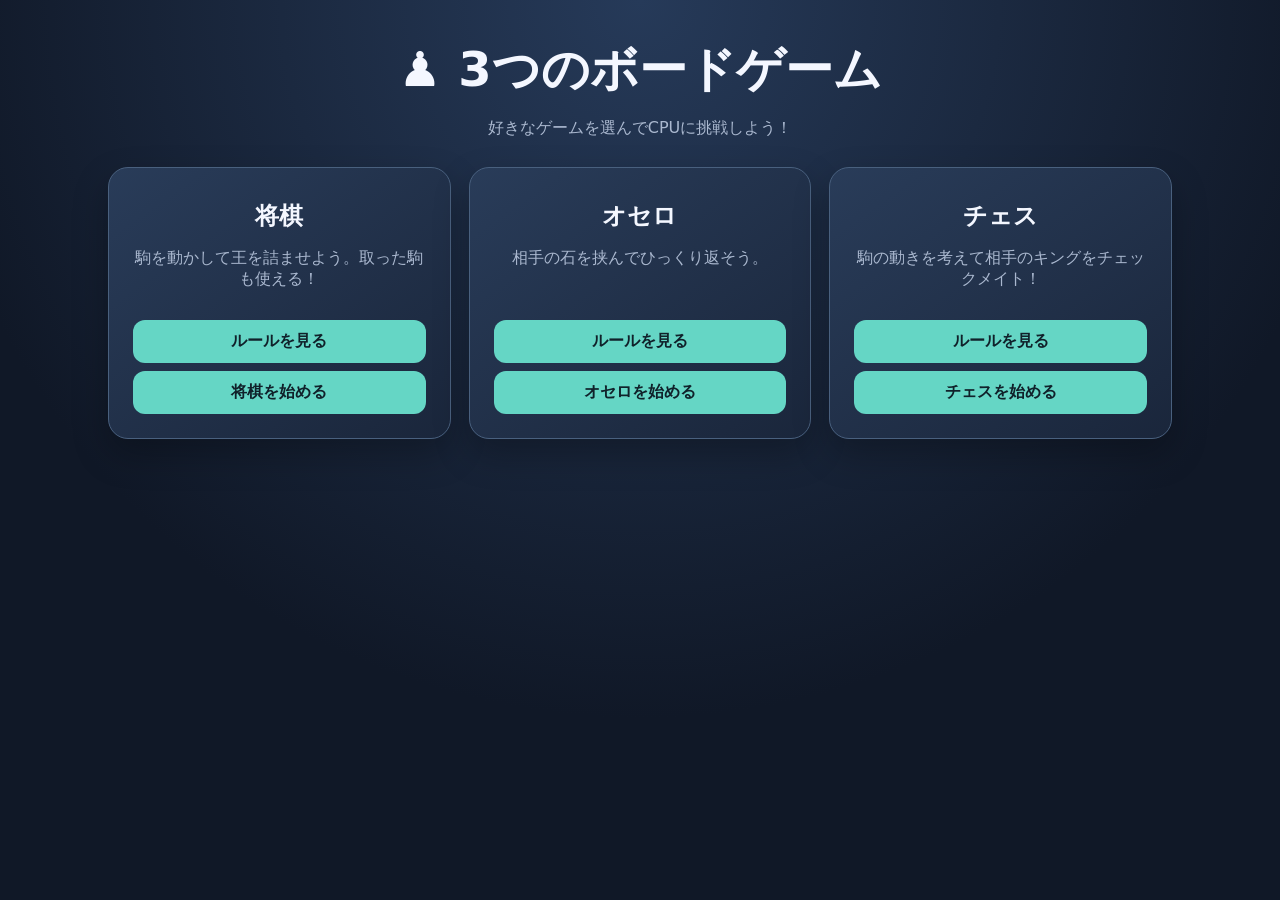
<file: games/board-games/index.html>
<!doctype html>
<html lang="ja">
<head><meta charset="utf-8"><meta name="viewport" content="width=device-width,initial-scale=1">
<title>将棋・オセロ・チェス</title>
<script src="chess.js"></script>
<style>
:root{--bg:#101827;--panel:#1c2940;--panel2:#263650;--text:#f4f7ff;--muted:#aab8cf;--accent:#65d6c5;--gold:#ffd166}
*{box-sizing:border-box}body{margin:0;background:radial-gradient(circle at top,#263a59,#101827 65%);color:var(--text);font-family:system-ui,-apple-system,"Noto Sans JP",sans-serif;min-height:100vh}
button,select{font:inherit}button{border:0;border-radius:12px;padding:11px 17px;background:var(--accent);color:#10212a;font-weight:800;cursor:pointer;transition:.15s}button:hover{filter:brightness(1.08);transform:translateY(-1px)}button.secondary{background:#40516d;color:white}button:disabled{opacity:.35;cursor:not-allowed;transform:none}
.screen{display:none;max-width:1100px;margin:auto;padding:26px 18px 50px}.screen.active{display:block}.brand{text-align:center;margin:12px 0 28px}.brand h1{font-size:clamp(28px,5vw,48px);margin:0}.brand p{color:var(--muted)}
.cards{display:grid;grid-template-columns:repeat(auto-fit,minmax(220px,1fr));gap:18px}.game-card{background:linear-gradient(145deg,#293c59,#1a263b);border:1px solid #49607e;border-radius:20px;padding:24px;text-align:center;box-shadow:0 15px 35px #0004}.game-card .emoji{font-size:64px}.game-card h2{margin:8px}.game-card p{color:var(--muted);min-height:48px}.game-card button{width:100%;margin-top:8px}
.panel{background:#1c2940eF;border:1px solid #405574;border-radius:20px;padding:22px;box-shadow:0 18px 40px #0004}.settings{max-width:620px;margin:auto}.field{margin:17px 0}.field label{display:block;color:var(--muted);margin-bottom:8px;font-weight:700}.choices{display:flex;flex-wrap:wrap;gap:8px}.choices button{background:#40516d;color:white}.choices button.selected{background:var(--accent);color:#10212a;outline:3px solid #65d6c555}.level-grid{display:grid;grid-template-columns:repeat(5,1fr);gap:7px}.level-grid button{padding:10px 0;background:#34445f;color:white}.level-grid button.selected{background:var(--gold);color:#332600}.actions{display:flex;gap:10px;flex-wrap:wrap;justify-content:center;margin-top:22px}.topbar{display:flex;justify-content:space-between;align-items:center;gap:10px;flex-wrap:wrap;margin-bottom:16px}.topbar h2{margin:0}.game-layout{display:grid;grid-template-columns:minmax(0,640px) minmax(220px,1fr);gap:18px;align-items:start}.board-wrap{display:flex;justify-content:center;align-items:center}.board{width:min( min(78vw,620px),100%);aspect-ratio:1;display:grid;box-shadow:0 15px 35px #0007;border:7px solid #72502e;border-radius:5px;overflow:hidden;touch-action:manipulation}.status{background:#263650;border-radius:14px;padding:14px;margin-bottom:12px}.status strong{color:var(--gold)}.sidepanel{display:grid;gap:12px}.hint{color:var(--muted);font-size:14px;line-height:1.6}.square{position:relative;display:flex;align-items:center;justify-content:center;cursor:pointer;user-select:none;min-width:0;min-height:0}.square .piece{font-size:clamp(20px,5.3vw,48px);line-height:1;filter:drop-shadow(1px 3px 1px #0005);z-index:2}.dot{position:absolute;width:22%;height:22%;border-radius:50%;background:#164e3b99;z-index:3;pointer-events:none}.capture-dot{position:absolute;inset:5%;border:4px solid #1c7656aa;border-radius:50%;z-index:3;pointer-events:none}
.shogi-board{grid-template-columns:repeat(9,minmax(0,1fr));grid-template-rows:repeat(9,minmax(0,1fr));grid-auto-rows:1fr;background:#d9a85f;border:7px solid #76502c;aspect-ratio:1/1;min-height:0}.shogi-board .square{background:#e6bd78;border:1px solid #946b39}.shogi-board .piece{font-family:serif;color:#292016;font-size:clamp(17px,4.5vw,40px)}.shogi-board .piece.promoted{color:#bd3025}.hand{display:flex;gap:6px;flex-wrap:wrap;min-height:42px}.hand button{background:#d8b06d;color:#2b1c0d;padding:7px 10px;border:2px solid #8e642f}.hand button.selected{outline:3px solid var(--gold)}.captured{background:#293b55;border-radius:12px;padding:10px}.captured h3{margin:0 0 8px;font-size:15px}
.othello-board{grid-template-columns:repeat(8,minmax(0,1fr));grid-template-rows:repeat(8,minmax(0,1fr));grid-auto-rows:1fr;background:#087b50;border:7px solid #6d4c2c;aspect-ratio:1/1;min-height:0}.othello-board .square{background:#0c8a59;border:1px solid #075d3d}.othello-board .square{perspective:700px}.disc{width:78%;height:78%;border-radius:50%;box-shadow:inset -5px -7px 8px #0005,0 3px 4px #0006;backface-visibility:hidden;transform-style:preserve-3d}.disc.black{background:radial-gradient(circle at 35% 25%,#777,#111 48%,#000)}.disc.white{background:radial-gradient(circle at 35% 25%,white,#ddd 55%,#999)}.disc.flip-bw{animation:flipBlackWhite .7s ease-in-out both}.disc.flip-wb{animation:flipWhiteBlack .7s ease-in-out both}@keyframes flipBlackWhite{0%{transform:rotateY(0) scale(1);background:radial-gradient(circle at 35% 25%,#777,#111 48%,#000)}48%{transform:rotateY(88deg) scale(.82);background:radial-gradient(circle at 35% 25%,#777,#111 48%,#000)}52%{transform:rotateY(92deg) scale(.82);background:radial-gradient(circle at 35% 25%,white,#ddd 55%,#999)}100%{transform:rotateY(0) scale(1);background:radial-gradient(circle at 35% 25%,white,#ddd 55%,#999)}}@keyframes flipWhiteBlack{0%{transform:rotateY(0) scale(1);background:radial-gradient(circle at 35% 25%,white,#ddd 55%,#999)}48%{transform:rotateY(88deg) scale(.82);background:radial-gradient(circle at 35% 25%,white,#ddd 55%,#999)}52%{transform:rotateY(92deg) scale(.82);background:radial-gradient(circle at 35% 25%,#777,#111 48%,#000)}100%{transform:rotateY(0) scale(1);background:radial-gradient(circle at 35% 25%,#777,#111 48%,#000)}}
.chess-board{grid-template-columns:repeat(8,minmax(0,1fr));grid-template-rows:repeat(8,minmax(0,1fr));grid-auto-rows:1fr;border-color:#66452b}.chess-board .square.light{background:#f0d9b5}.chess-board .square.dark{background:#b58863}.chess-board .piece{font-family:"Segoe UI Symbol","DejaVu Sans",serif;font-size:clamp(25px,6vw,56px)}.chess-board .whitepiece{color:#fffdf4;text-shadow:0 1px 2px #222,1px 1px #222}.chess-board .blackpiece{color:#171717;text-shadow:0 1px 1px #eee}
.selected-square{box-shadow:inset 0 0 0 5px #ffd43b!important}.last-move{background-image:linear-gradient(#f6e65b55,#f6e65b55)}.anim-fly{position:fixed;z-index:99;pointer-events:none;font-size:42px;animation:fly .75s cubic-bezier(.15,.75,.25,1) forwards;filter:drop-shadow(0 8px 5px #0008)}@keyframes fly{0%{transform:translate(0,0) rotateX(0) scale(1)}55%{transform:translate(var(--dx),var(--dy)) rotateX(55deg) rotateZ(180deg) scale(1.35)}100%{transform:translate(var(--dx),var(--dy)) rotateX(0) rotateZ(360deg) scale(.5);opacity:.1}}
@media(max-width:760px){.game-layout{grid-template-columns:1fr}.sidepanel{grid-template-columns:1fr 1fr}.board{width:min(94vw,600px)}.screen{padding:16px 10px 35px}.panel{padding:15px}}@media(max-width:420px){.sidepanel{grid-template-columns:1fr}.level-grid{grid-template-columns:repeat(4,1fr)}}
</style><link rel="stylesheet" href="board-3d.css?v=2"></head>
<body>
<section id="menu" class="screen active">
 <div class="brand"><h1>♟ 3つのボードゲーム</h1><p>好きなゲームを選んでCPUに挑戦しよう！</p></div>
 <div class="cards">
  <article class="game-card"><div class="emoji">☗</div><h2>将棋</h2><p>駒を動かして王を詰ませよう。取った駒も使える！</p><button onclick="showRules('shogi')">ルールを見る</button><button onclick="chooseGame('shogi')">将棋を始める</button></article>
  <article class="game-card"><div class="emoji">⚫</div><h2>オセロ</h2><p>相手の石を挟んでひっくり返そう。</p><button onclick="showRules('othello')">ルールを見る</button><button onclick="chooseGame('othello')">オセロを始める</button></article>
  <article class="game-card"><div class="emoji">♜</div><h2>チェス</h2><p>駒の動きを考えて相手のキングをチェックメイト！</p><button onclick="showRules('chess')">ルールを見る</button><button onclick="chooseGame('chess')">チェスを始める</button></article>
 </div>
</section>
<section id="rules" class="screen"><div class="topbar"><h2 id="rulesTitle">ルール説明</h2><button class="secondary" onclick="goMenu()">メニューへ戻る</button></div><div class="panel"><div id="rulesText"></div><div class="actions"><button onclick="chooseGame(currentGame)">このゲームを始める</button></div></div></section>
<section id="settings" class="screen"><div class="topbar"><h2 id="settingsTitle">対戦設定</h2><button class="secondary" onclick="goMenu()">メニューへ戻る</button></div><div class="panel settings">
 <div class="field"><label>CPUの強さ（レベル1～20）</label><div id="levels" class="level-grid"></div></div>
 <div class="field"><label>先攻・後攻</label><div class="choices" id="turnChoices"><button data-v="first" class="selected">先攻</button><button data-v="second">後攻</button></div></div>
 <div class="field" id="colorField"><label>石の色</label><div class="choices" id="colorChoices"><button data-v="black" class="selected">黒</button><button data-v="white">白</button></div></div>
 <p class="cpu-level-guide">CPU 1〜4：入門 · 5〜8：初級 · 9〜12：中級 · 13〜16：上級 · 17〜20：最上級。独自の20段階です。</p><p class="hint" id="settingHint">レベルが高いほどCPUが強くなります。</p><div class="actions"><button class="secondary" onclick="goMenu()">戻る</button><button onclick="startGame()">対局開始！</button></div>
</div></section>
<section id="play" class="screen"><div class="topbar"><h2 id="playTitle">対局中</h2><button class="secondary" onclick="goMenu()">⌂ メニューへ戻る</button></div>
 <div class="game-layout"><div class="board-wrap"><div id="board" class="board"></div></div><div class="sidepanel">
  <div class="status"><div id="turnStatus">あなたの番</div><div id="scoreStatus"></div></div>
  <div id="hands"></div>
  <div class="panel"><h3 style="margin-top:0">対局メニュー</h3><div class="actions"><button class="secondary" onclick="undoMove()">↶ 待った</button><button class="secondary" onclick="restartGame()">最初から</button></div><p class="hint" id="playHint">●の場所に移動できます。</p></div>
 </div></div>
</section>
<script>
const $=id=>document.getElementById(id);
let runId=0;
let currentGame='shogi',level=5,first='first',othelloColor='black',game=null,history=[],selected=null,legalTargets=[],thinking=false,flipSquares={},lastMove=null,othelloAnimating=false;
const screens=['menu','rules','settings','play'];
function screen(id){screens.forEach(x=>$(x).classList.toggle('active',x===id))}
function goMenu(){window.BoardCpu?.cancel();othelloAnimating=false;flipSquares={};runId++;window.clearBoardResult?.();thinking=false;screen('menu')}
function chooseGame(g){runId++;window.clearBoardResult?.();currentGame=g;screen('settings');$('settingsTitle').textContent=({shogi:'将棋の設定',othello:'オセロの設定',chess:'チェスの設定'})[g];$('colorField').style.display=g==='othello'?'block':'none';$('settingHint').textContent=g==='shogi'?'先手は下側、後手は上側です。':g==='othello'?'黒が先攻です。白を選ぶとCPUが黒になります。':'白が先攻です。';$('levels').innerHTML='';for(let i=1;i<=20;i++){let b=document.createElement('button');b.textContent=i;b.className=i===level?'selected':'';b.onclick=()=>{level=i;[...$('levels').children].forEach(x=>x.classList.toggle('selected',+x.textContent===i))};$('levels').append(b)}}
$('turnChoices').addEventListener('click',e=>{let b=e.target.closest('button[data-v]');if(!b)return;first=b.dataset.v;if(currentGame==='othello'){othelloColor=first==='first'?'black':'white';[...$('colorChoices').children].forEach(x=>x.classList.toggle('selected',x.dataset.v===othelloColor))}[...$('turnChoices').children].forEach(x=>x.classList.toggle('selected',x===b))});
$('colorChoices').addEventListener('click',e=>{let b=e.target.closest('button[data-v]');if(!b)return;othelloColor=b.dataset.v;first=othelloColor==='black'?'first':'second';[...$('turnChoices').children].forEach(x=>x.classList.toggle('selected',x.dataset.v===first));[...$('colorChoices').children].forEach(x=>x.classList.toggle('selected',x===b))});
function showRules(g){currentGame=g;let data={
 shogi:['将棋のルール',[ '自分の番に駒を1つ動かします。●が表示されたマスに動けます。','相手の駒があるマスに進むと、その駒を取って持ち駒にできます。','持ち駒は自分の番に空いているマスへ打てます（王手放置などは禁止）。','敵陣に入る・敵陣から出るとき、歩・香・桂・銀・飛・角は成ることができます。','相手の玉を逃げられなくすれば勝ちです。'] ],
 othello:['オセロのルール',['黒が先攻です。空いているマスに置き、相手の石を縦・横・斜めに挟むと裏返せます。','置ける場所がないときは自動でパスします。両者が置けなくなると終了です。','最後に石の数が多い方が勝ちです。'] ],
 chess:['チェスのルール',['白が先攻です。駒ごとに動き方が違います。●が表示された場所へ動かせます。','キングが攻撃されるとチェック。逃げ道がなくなるとチェックメイトで負けです。','ポーンは前に1マス（初回は2マスも可）、斜め前に相手の駒を取ります。最後の段に着くとクイーンなどに昇格します。','ナイトはL字、ビショップは斜め、ルークは縦横、クイーンは全方向、キングは1マス動きます。'] ]
 };$('rulesTitle').textContent=data[g][0]+'のルール';$('rulesText').innerHTML='<ul>'+data[g][1].map(x=>'<li style="margin:12px 0;line-height:1.7">'+x+'</li>').join('')+'</ul>';screen('rules')}
function startGame(){globalThis.ArcadeScore?.start('level-'+level);window.BoardCpu?.cancel();othelloAnimating=false;flipSquares={};runId++;window.clearBoardResult?.();selected=null;thinking=false;history=[];lastMove=null;if(currentGame==='shogi'){game=initialShogi();}else if(currentGame==='othello'){game=initialOthello();}else{if(!window.Chess){alert('チェスのルールエンジンを読み込めませんでした。ネット接続を確認してください。');return}game=new Chess()}history=[snapshot()];$('playTitle').textContent=({shogi:'将棋',othello:'オセロ',chess:'チェス'})[currentGame]+' · CPU レベル'+level;screen('play');render();if(cpuTurn())scheduleCpu(450)}
function clone(x){return JSON.parse(JSON.stringify(x))}
function snapshot(){return currentGame==='chess'?game.fen():clone(game)}
function restore(s){if(currentGame==='chess')game=new Chess(s);else game=clone(s)}
function pushHistory(){history.push(snapshot());if(history.length>300)history.shift()}
function undoMove(){globalThis.ArcadeScore?.invalidate();if(thinking||othelloAnimating||history.length<2)return;runId++;flipSquares={};window.clearBoardResult?.();history.pop();restore(history[history.length-1]);selected=null;lastMove=null;render()}
function restartGame(){startGame()}
function humanSide(){return first==='first'?(currentGame==='chess'?'w':currentGame==='shogi'?'b':'black'):(currentGame==='chess'?'b':currentGame==='shogi'?'w':'white')}
function cpuTurn(){if(currentGame==='shogi')return game.turn!==humanSide();if(currentGame==='othello')return game.turn!==(othelloColor==='black'?'B':'W');return game.turn()!==humanSide()}
function render(){if(currentGame==='shogi')renderShogi();if(currentGame==='othello')renderOthello();if(currentGame==='chess')renderChess();updateStatus()}
function updateStatus(){let human=cpuTurn()?'CPUの番':'あなたの番';if(currentGame==='shogi'){$('turnStatus').innerHTML='<strong>'+(game.turn==='b'?'先手':'後手')+'</strong> · '+human;$('scoreStatus').textContent='レベル '+level;$('playHint').textContent='自分の駒を選ぶと移動先に●が出ます。';}else if(currentGame==='othello'){let black=game.board.flat().filter(x=>x==='B').length,white=game.board.flat().filter(x=>x==='W').length;$('turnStatus').innerHTML='<strong>'+(game.turn==='B'?'黒':'白')+'</strong>の番 · '+human;$('scoreStatus').textContent='⚫ '+black+'　⚪ '+white+'　（レベル '+level+'）';$('playHint').textContent='●の場所に石を置けます。石が裏返るアニメーションが出ます。';}else{$('turnStatus').innerHTML='<strong>'+(game.turn()==='w'?'白':'黒')+'</strong>の番 · '+human;$('scoreStatus').textContent='レベル '+level+(game.in_check()?' · チェック！':'');$('playHint').textContent='駒を選ぶと合法手に●が出ます。'+(game.in_checkmate()?' チェックメイト！':game.in_draw()?' 引き分けです。':'')}}
function boardOutcome(){
 if(currentGame==='shogi'){
  const kings={b:false,w:false};for(const row of game.board)for(const piece of row)if(piece?.p==='王')kings[piece.s]=true;
  let winner=!kings.b?'w':!kings.w?'b':null;
  if(!winner&&!sLegalMoves(game).length)winner=game.turn==='b'?'w':'b';
  if(!winner)return null;game.over=(winner==='b'?'先手':'後手')+'の勝ち';return {outcome:winner===humanSide()?'win':'lose',detail:game.over};
 }
 if(currentGame==='othello'){
  if(!game.over)return null;const b=game.board.flat().filter(x=>x==='B').length,w=game.board.flat().filter(x=>x==='W').length;
  const winner=b===w?null:b>w?'black':'white';return {outcome:!winner?'draw':winner===othelloColor?'win':'lose',detail:'黒 '+b+' − 白 '+w};
 }
 if(!game.game_over())return null;
 return {outcome:game.in_checkmate()?(game.turn()===humanSide()?'lose':'win'):'draw',detail:game.in_checkmate()?'チェックメイト':'引き分けです。'};
}
function endCheck(){const result=boardOutcome();if(result){globalThis.ArcadeScore?.finish(result.outcome==='win'?1:0);window.showBoardResult?.(result.outcome,result.detail)}}
function scheduleCpu(delay){const id=runId;setTimeout(()=>{if(id===runId)cpuMove()},delay)}
function animateCapture(fromEl,toEl,piece){if(!fromEl||!toEl)return;animateCaptureRects(fromEl.getBoundingClientRect(),toEl.getBoundingClientRect(),piece)}
function animateCaptureRects(a,b,piece){if(!a||!b)return;let n=document.createElement('div');n.className='anim-fly';n.textContent=piece;n.style.left=(a.left+a.width/2-18)+'px';n.style.top=(a.top+a.height/2-22)+'px';n.style.setProperty('--dx',(b.left+b.width/2-a.left-a.width/2)+'px');n.style.setProperty('--dy',(b.top+b.height/2-a.top-a.height/2)+'px');document.body.append(n);setTimeout(()=>n.remove(),820)}
// SHOGI
const S_PIECES=['王','飛','角','金','銀','桂','香','歩'];
function initialShogi(){let b=Array.from({length:9},()=>Array(9).fill(null));let back=['香','桂','銀','金','王','金','銀','桂','香'];for(let x=0;x<9;x++){b[0][x]={p:back[x],s:'w'};b[2][x]={p:'歩',s:'w'};b[6][x]={p:'歩',s:'b'};b[8][x]={p:back[x]==='王'?'王':back[x],s:'b'}}b[1][1]={p:'飛',s:'w'};b[1][7]={p:'角',s:'w'};b[7][7]={p:'飛',s:'b'};b[7][1]={p:'角',s:'b'};return {board:b,turn:'b',hands:{b:{},w:{}},over:''}}
function sInside(x,y){return x>=0&&x<9&&y>=0&&y<9}
function sMoves(g,x,y){let q=g.board[y][x];if(!q||q.s!==g.turn)return[];let f=q.s==='b'?-1:1,dirs=[];let promoted=['と','成銀','成桂','成香','龍','馬'];let p=q.p,pro=promoted.includes(p);if(p==='王')dirs=[[-1,-1],[0,-1],[1,-1],[-1,0],[1,0],[-1,1],[0,1],[1,1]];else if(p==='金'||['と','成銀','成桂','成香'].includes(p))dirs=[[-1,f],[0,f],[1,f],[-1,0],[1,0],[0,-f]];else if(p==='銀')dirs=[[-1,f],[0,f],[1,f],[-1,-f],[1,-f]];else if(p==='桂')dirs=[[-1,2*f],[1,2*f]];else if(p==='歩')dirs=[[0,f]];else if(p==='飛'||p==='龍')dirs=[[-1,0],[1,0],[0,-1],[0,1],...(p==='龍'?[[-1,-1],[1,-1],[-1,1],[1,1]]:[])];else if(p==='角'||p==='馬')dirs=[[-1,-1],[1,-1],[-1,1],[1,1],...(p==='馬'?[[0,-1],[0,1],[-1,0],[1,0]]:[])];else if(p==='香')dirs=[[0,f]];
 let out=[];for(let [dx,dy] of dirs){let sliding=p==='飛'||p==='角'||p==='香'||(p==='龍'&&(dx===0||dy===0))||(p==='馬'&&dx!==0&&dy!==0);let nx=x+dx,ny=y+dy;while(sInside(nx,ny)){let t=g.board[ny][nx];if(!t||t.s!==q.s)out.push([nx,ny]);if(t||!sliding)break;nx+=dx;ny+=dy}}return out}
function sAllMoves(g,side){let out=[];for(let y=0;y<9;y++)for(let x=0;x<9;x++)if(g.board[y][x]?.s===side)for(let [nx,ny] of sMoves({...g,turn:side},x,y))out.push({from:[x,y],to:[nx,ny]});let h=g.hands[side];for(let p of Object.keys(h))if(h[p]>0)for(let y=0;y<9;y++)for(let x=0;x<9;x++)if(!g.board[y][x]){let remaining=side==='b'?y:8-y;if((['歩','香'].includes(p)&&remaining===0)||(p==='桂'&&remaining<=1))continue;if(p==='歩'&&g.board.some(row=>row[x]?.s===side&&row[x]?.p==='歩'))continue;out.push({drop:p,to:[x,y]});}return out}
function sPromote(p){return ({歩:'と',香:'成香',桂:'成桂',銀:'成銀',飛:'龍',角:'馬'})[p]||p}
function sApply(g,m){let n=clone(g),side=n.turn;if(m.drop){n.hands[side][m.drop]--;n.board[m.to[1]][m.to[0]]={p:m.drop,s:side};}else{let [x,y]=m.from,[a,b]=m.to,pc=n.board[y][x],cap=n.board[b][a];if(cap){let cp=cap.p;let un={'と':'歩','成香':'香','成桂':'桂','成銀':'銀','龍':'飛','馬':'角'}[cp]||cp;n.hands[side][un]=(n.hands[side][un]||0)+1}n.board[y][x]=null;if(sCanPromote(pc,y,b)&&(sMustPromote(pc,b)||m.promote!==false))pc.p=sPromote(pc.p);n.board[b][a]=pc;}n.turn=side==='b'?'w':'b';return n}
function sCanPromote(pc,fromY,toY){return ['歩','香','桂','銀','飛','角'].includes(pc.p)&&(pc.s==='b'?fromY<=2||toY<=2:fromY>=6||toY>=6)}
function sMustPromote(pc,y){const remaining=pc.s==='b'?y:8-y;return (['歩','香'].includes(pc.p)&&remaining===0)||(pc.p==='桂'&&remaining<=1)}
function sLegal(g,m){if(g.board[m.to[1]][m.to[0]]?.p==='王')return false;let n=sApply(g,m);let king;for(let y=0;y<9;y++)for(let x=0;x<9;x++)if(n.board[y][x]?.p==='王'&&n.board[y][x].s===g.turn)king=[x,y];if(!king)return true;let opp=n.turn;for(let y=0;y<9;y++)for(let x=0;x<9;x++)if(n.board[y][x]?.s===opp&&sMoves({...n,turn:opp},x,y).some(([a,b])=>a===king[0]&&b===king[1]))return false;return true}
function sLegalMoves(g,side=g.turn){return sAllMoves(g,side).filter(m=>sLegal({...g,turn:side},m))}
function shogiClick(x,y){if(thinking||cpuTurn()||game.over)return;let p=game.board[y][x];if(selected?.drop){if(legalTargets.some(m=>m.to[0]===x&&m.to[1]===y)){doShogi(legalTargets.find(m=>m.to[0]===x&&m.to[1]===y));return}}if(p?.s===game.turn){selected={from:[x,y]};legalTargets=sLegalMoves(game).filter(m=>m.from&&m.from[0]===x&&m.from[1]===y);renderShogi();return}let m=legalTargets.find(m=>m.to[0]===x&&m.to[1]===y);if(m)doShogi(m)}
function doShogi(m){if(!m.drop){const pc=game.board[m.from[1]][m.from[0]];if(sCanPromote(pc,m.from[1],m.to[1])&&!sMustPromote(pc,m.to[1]))m={...m,promote:confirm(pc.p+'を成りますか？\n「OK」：成る ／ 「キャンセル」：成らない')};}let to=$('board').children[m.to[1]*9+m.to[0]],captured=game.board[m.to[1]][m.to[0]],captureRect=captured?to.getBoundingClientRect():null,capturingSide=game.turn;game=sApply(game,m);pushHistory();selected=null;legalTargets=[];render();if(captured){requestAnimationFrame(()=>{let hand=$('hands').querySelector('[data-hand-side="'+capturingSide+'"]');if(hand)animateCaptureRects(captureRect,hand.getBoundingClientRect(),captured.p)})}endCheck();if(!game.over&&cpuTurn())scheduleCpu(350)}
function renderShogi(){let b=$('board');b.className='board shogi-board';b.innerHTML='';for(let y=0;y<9;y++)for(let x=0;x<9;x++){let q=game.board[y][x],el=document.createElement('div');el.className='square'+(selected?.from?.[0]===x&&selected?.from?.[1]===y?' selected-square':'');el.onclick=()=>shogiClick(x,y);if(q){let p=document.createElement('span');p.className='piece'+(['と','成銀','成桂','成香','龍','馬'].includes(q.p)?' promoted':'');p.textContent=q.p;if(q.s==='w')p.classList.add('opponent');el.append(p)}if(legalTargets.some(m=>m.to[0]===x&&m.to[1]===y)){let d=document.createElement('i');d.className=q?'capture-dot':'dot';el.append(d)}b.append(el)}let h=$('hands');h.innerHTML='';for(let side of ['w','b']){let box=document.createElement('div');box.className='captured';box.dataset.handSide=side;box.innerHTML='<h3>'+(side==='b'?'先手':'後手')+'の持ち駒</h3>'; let row=document.createElement('div');row.className='hand';for(let p of S_PIECES.slice(1).reverse()){let c=game.hands[side][p]||0;if(c){let bt=document.createElement('button');bt.textContent=p+' ×'+c;bt.disabled=side!==game.turn||cpuTurn();bt.onclick=()=>{selected={drop:p};legalTargets=sLegalMoves(game).filter(m=>m.drop===p);renderShogi()};row.append(bt)}}box.append(row);h.append(box)}}
function shogiAI(){let moves=sLegalMoves(game);if(!moves.length){game.over='詰みまたは合法手なし。';return null}let vals={王:10000,飛:950,角:850,金:600,銀:500,桂:320,香:280,歩:100,龍:1100,馬:1000};let best=null,bestScore=-Infinity;for(let m of moves){let n=sApply(game,m),score=Math.random()*Math.max(1,21-level)*15;if(m.drop)score-=vals[m.drop]*.03;else{let c=game.board[m.to[1]][m.to[0]];if(c)score+=vals[c.p]||0;let p=game.board[m.from[1]][m.from[0]].p;score+=(vals[p]||0)*.01}if(score>bestScore){bestScore=score;best=m}}return best}
// OTHELLO
function initialOthello(){let b=Array.from({length:8},()=>Array(8).fill('.'));b[3][3]='W';b[4][4]='W';b[3][4]='B';b[4][3]='B';return {board:b,turn:'B',over:false,passed:false}}
const odirs=[[-1,-1],[0,-1],[1,-1],[-1,0],[1,0],[-1,1],[0,1],[1,1]];
function oFlips(g,x,y,side){if(g.board[y][x]!=='.')return[];let out=[];for(let [dx,dy] of odirs){let line=[],a=x+dx,b=y+dy;while(a>=0&&a<8&&b>=0&&b<8&&g.board[b][a]!=='.'&&g.board[b][a]!==side){line.push([a,b]);a+=dx;b+=dy}if(line.length&&a>=0&&a<8&&b>=0&&b<8&&g.board[b][a]===side)out.push(...line)}return out}
function oMoves(g,side=g.turn){let out=[];for(let y=0;y<8;y++)for(let x=0;x<8;x++){let f=oFlips(g,x,y,side);if(f.length)out.push({x,y,flips:f})}return out}
function oPlay(g,m){let n=clone(g);n.board[m.y][m.x]=g.turn;for(let [x,y] of m.flips)n.board[y][x]=g.turn;n.turn=g.turn==='B'?'W':'B';if(!oMoves(n,n.turn).length){if(!oMoves(n,n.turn==='B'?'W':'B').length)n.over=true;else n.turn=n.turn==='B'?'W':'B'}return n}
function playOthelloMove(m){
 const side=game.turn,id=runId;othelloAnimating=true;flipSquares={};
 for(const [x,y] of m.flips)flipSquares[y*8+x]=side;
 game=oPlay(game,m);pushHistory();selected=null;legalTargets=[];render();
 setTimeout(()=>{if(id!==runId)return;flipSquares={};othelloAnimating=false;render();if(game.over)endCheck();else if(cpuTurn())scheduleCpu(180)},740);
}
function oClick(x,y){if(thinking||othelloAnimating||cpuTurn()||game.over)return;const m=oMoves(game).find(m=>m.x===x&&m.y===y);if(m)playOthelloMove(m)}
function renderOthello(){let b=$('board');b.className='board othello-board';b.innerHTML='';let moves=oMoves(game);for(let y=0;y<8;y++)for(let x=0;x<8;x++){let el=document.createElement('div');el.className='square';el.onclick=()=>oClick(x,y);let q=game.board[y][x];if(q!=='.'){let d=document.createElement('div');d.className='disc '+(q==='B'?'black':'white')+(flipSquares[y*8+x]==='B'?' flip-wb':flipSquares[y*8+x]==='W'?' flip-bw':'');el.append(d)}else if(moves.some(m=>m.x===x&&m.y===y)){let dot=document.createElement('i');dot.className='dot';el.append(dot)}b.append(el)}$('hands').innerHTML=''}
function oAI(){let moves=oMoves(game);if(!moves.length)return null;let depth=level<5?1:level<10?2:level<16?3:4;let weights=[[120,-25,20,5,5,20,-25,120],[-25,-45,-5,-5,-5,-5,-45,-25],[20,-5,15,3,3,15,-5,20],[5,-5,3,3,3,3,-5,5],[5,-5,3,3,3,3,-5,5],[20,-5,15,3,3,15,-5,20],[-25,-45,-5,-5,-5,-5,-45,-25],[120,-25,20,5,5,20,-25,120]];function evalB(g,side){let sc=0;for(let y=0;y<8;y++)for(let x=0;x<8;x++)if(g.board[y][x]===side)sc+=weights[y][x]+(level>12?2:0);return sc}function search(g,d,a,b,side){if(d===0||g.over)return evalB(g,side);let ms=oMoves(g,g.turn);if(!ms.length){let n=clone(g);n.turn=n.turn==='B'?'W':'B';return search(n,d-1,a,b,side)}let max=g.turn===side,best=max?-Infinity:Infinity;for(let m of ms){let v=search(oPlay(g,m),d-1,a,b,side);if(max){best=Math.max(best,v);a=Math.max(a,best)}else{best=Math.min(best,v);b=Math.min(b,best)}if(b<=a)break}return best}let best=moves[0],score=-Infinity;for(let m of moves){let v=search(oPlay(game,m),depth-1,-Infinity,Infinity,game.turn);v+=Math.random()*(21-level)*1.5;if(v>score){score=v;best=m}}return best}
// CHESS
const cGlyph={k:'♚',q:'♛',r:'♜',b:'♝',n:'♞',p:'♟',K:'♔',Q:'♕',R:'♖',B:'♗',N:'♘',P:'♙'};
function chessClick(i){if(thinking||cpuTurn()||game.game_over())return;let files='abcdefgh',sq=files[i%8]+(8-Math.floor(i/8));let piece=game.get(sq);if(selected&&legalTargets.includes(sq)){let from=selected;let moving=game.get(from);let captured=game.get(sq);let move=game.move({from,to:sq,promotion:'q'});if(move){if(captured)animateCapture($('board').children[Number(from[1]-1)*8+files.indexOf(from[0])],$('board').children[i],cGlyph[captured.color==='w'?captured.type.toUpperCase():captured.type]);lastMove=[from,sq];pushHistory();selected=null;legalTargets=[];render();endCheck();if(!game.game_over()&&cpuTurn())scheduleCpu(350);return}}if(piece&&piece.color===game.turn()){selected=sq;legalTargets=game.moves({square:sq,verbose:true}).map(m=>m.to);renderChess()}else{selected=null;legalTargets=[];renderChess()}}
function renderChess(){let b=$('board');b.className='board chess-board';b.innerHTML='';let files='abcdefgh';for(let y=0;y<8;y++)for(let x=0;x<8;x++){let sq=files[x]+(8-y),p=game.get(sq),el=document.createElement('div');el.className='square '+((x+y)%2?'dark':'light')+(selected===sq?' selected-square':'')+(lastMove&&lastMove.includes(sq)?' last-move':'');el.onclick=()=>chessClick(y*8+x);if(p){let sp=document.createElement('span');sp.className='piece '+(p.color==='w'?'whitepiece':'blackpiece');sp.textContent=cGlyph[p.color==='w'?p.type.toUpperCase():p.type];el.append(sp)}if(legalTargets.includes(sq)){let dot=document.createElement('i');dot.className=p?'capture-dot':'dot';el.append(dot)}b.append(el)}$('hands').innerHTML=''}
function chessAI(){let moves=game.moves({verbose:true});if(!moves.length)return null;let depth=level<5?1:level<10?2:level<16?2:3,vals={p:100,n:320,b:330,r:500,q:900,k:20000};function evalPos(){let sc=0,board=game.board();for(let y=0;y<8;y++)for(let x=0;x<8;x++){let p=board[y][x];if(p)sc+=(p.color==='w'?1:-1)*(vals[p.type]+(p.type==='p'?(p.color==='w'?6-y:y-1)*3:0))}return sc*(game.turn()==='w'?1:-1)}function minimax(d,a,b){if(d===0||game.game_over())return evalPos();let ms=game.moves();if(game.turn()==='w'){let v=-Infinity;for(let m of ms){game.move(m);v=Math.max(v,minimax(d-1,a,b));game.undo();a=Math.max(a,v);if(b<=a)break}return v}else{let v=Infinity;for(let m of ms){game.move(m);v=Math.min(v,minimax(d-1,a,b));game.undo();b=Math.min(b,v);if(b<=a)break}return v}}let best=moves[0],bestScore=-Infinity;for(let m of moves){game.move(m);let score=-minimax(depth-1,-Infinity,Infinity);game.undo();score+=Math.random()*(21-level)*2;if(score>bestScore){bestScore=score;best=m}}return best}
async function cpuMove(){
 if(thinking||othelloAnimating||!document.getElementById('play').classList.contains('active')||!cpuTurn()||boardOutcome())return;
 thinking=true;const id=runId,kind=currentGame;$('turnStatus').textContent='CPUが考えています…';
 let move=await window.BoardCpu.choose({kind,level,state:kind==='chess'?game.fen():clone(game)});
 if(id!==runId)return;
 const legal=kind==='shogi'?sLegalMoves(game):kind==='othello'?oMoves(game):game.moves({verbose:true});
 const match=legal.find(m=>kind==='othello'?m.x===move?.x&&m.y===move?.y:kind==='shogi'?JSON.stringify(m.from)===JSON.stringify(move?.from)&&JSON.stringify(m.to)===JSON.stringify(move?.to)&&m.drop===move?.drop:m.from===move?.from&&m.to===move?.to);
 move=match||legal[0];
 if(move){if(kind==='shogi'){game=sApply(game,move);pushHistory();}else if(kind==='othello'){thinking=false;playOthelloMove(move);return;}else{game.move(move);pushHistory();}}
 thinking=false;selected=null;legalTargets=[];render();endCheck();
}
</script><script src="cpu-client.js?v=ranked1"></script><script src="board-effects.js?v=1"></script></body></html>
</file>
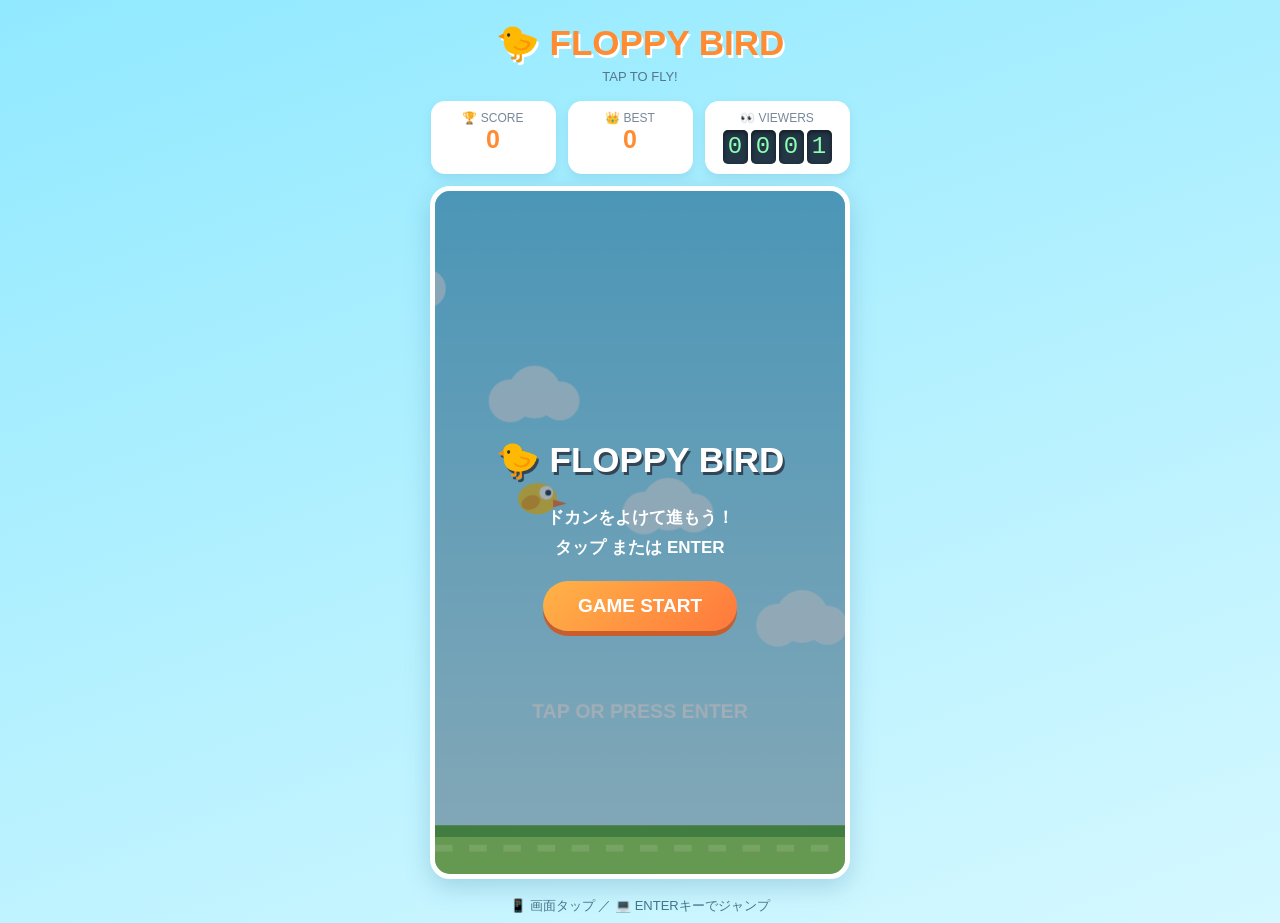
<file: games/floppy-bird/index.html>
<!DOCTYPE html>
<html lang="ja">
<head>
<meta charset="UTF-8">
<meta name="viewport" content="width=device-width, initial-scale=1.0">
<title>Floppy Bird</title>
<style>
* { box-sizing: border-box; }
body {
  margin: 0;
  background: linear-gradient(160deg,#91e9ff,#d5f8ff);
  font-family: Arial,sans-serif;
  text-align: center;
  color: #263b50;
  overflow-x: hidden;
}
header {
  padding: 18px 10px 5px;
}
h1 {
  font-size: 35px;
  margin: 5px;
  color: #ff8c32;
  text-shadow: 2px 3px white;
}
.subtitle { font-size: 13px; color: #55758a; }
.stats {
  display: flex;
  justify-content: center;
  gap: 12px;
  margin: 12px auto;
  flex-wrap: wrap;
}
.stat {
  background: white;
  border-radius: 14px;
  padding: 10px 18px;
  min-width: 125px;
  box-shadow: 0 4px 10px #5a9bb533;
}
.stat small { display:block; color:#789; font-size:12px; }
.stat strong { font-size:25px; color:#ff8c32; }
.slot {
  display:flex;
  justify-content:center;
  gap:3px;
  margin-top:5px;
}
.digit {
  background:#243747;
  color:#8dffb1;
  width:25px;
  height:34px;
  border-radius:5px;
  font-family:monospace;
  font-size:24px;
  line-height:34px;
  box-shadow:inset 0 2px 5px #0008;
}
.game-wrap {
  position:relative;
  width:min(420px,96vw);
  margin:10px auto;
  border:5px solid white;
  border-radius:20px;
  overflow:hidden;
  box-shadow:0 8px 25px #377b9b44;
  background:#83dfff;
  touch-action:none;
}
canvas {
  display:block;
  width:100%;
  height:auto;
  touch-action:none;
}
.overlay {
  position:absolute;
  inset:0;
  display:flex;
  flex-direction:column;
  justify-content:center;
  align-items:center;
  background:#15334b66;
  color:white;
  padding:20px;
}
.overlay.hidden { display:none; }
.overlay h2 {
  font-size:35px;
  margin:5px;
  text-shadow:2px 3px #345;
}
.overlay p {
  font-size:17px;
  line-height:1.8;
  font-weight:bold;
}
button {
  border:0;
  background:linear-gradient(135deg,#ffb347,#ff783c);
  color:white;
  font-size:19px;
  font-weight:bold;
  padding:14px 35px;
  border-radius:30px;
  cursor:pointer;
  box-shadow:0 5px 0 #c95d2b;
}
button:active { transform:translateY(3px); box-shadow:0 2px 0 #c95d2b; }
.instructions {
  color:#47758a;
  font-size:13px;
  padding:8px;
}
</style>
</head>
<body>

<header>
  <h1>🐤 FLOPPY BIRD</h1>
  <div class="subtitle">TAP TO FLY!</div>
</header>

<div class="stats">
  <div class="stat">
    <small>🏆 SCORE</small>
    <strong id="score">0</strong>
  </div>
  <div class="stat">
    <small>👑 BEST</small>
    <strong id="best">0</strong>
  </div>
  <div class="stat">
    <small>👀 VIEWERS</small>
    <div class="slot" id="views"></div>
  </div>
</div>

<div class="game-wrap">
  <canvas id="game" width="420" height="700"></canvas>

  <div class="overlay" id="start">
    <h2>🐤 FLOPPY BIRD</h2>
    <p>ドカンをよけて進もう！<br>タップ または ENTER</p>
    <button id="startBtn">GAME START</button>
  </div>

  <div class="overlay hidden" id="over">
    <h2>GAME OVER</h2>
    <p>通過したドカン<br><span id="finalScore" style="font-size:38px;color:#ffe66d">0</span> 本</p>
    <button id="retryBtn">もう一度！</button>
  </div>
</div>

<div class="instructions">
  📱 画面タップ ／ 💻 ENTERキーでジャンプ
</div>

<script>
const canvas = document.getElementById("game");
const ctx = canvas.getContext("2d");

const W = 420, H = 700;
const ground = 650;

let bird, pipes, score, state, frame;
let animation;
let best = Number(localStorage.getItem("floppyBest") || 0);

document.getElementById("best").textContent = best;

// 閲覧数（このブラウザ内での閲覧回数）
let views = Number(localStorage.getItem("floppyViews") || 0);
views = Math.min(9999, views + 1);
localStorage.setItem("floppyViews", views);

function showViews() {
  const el = document.getElementById("views");
  el.innerHTML = "";
  String(views).padStart(4,"0").split("").forEach(n => {
    const d = document.createElement("div");
    d.className = "digit";
    d.textContent = n;
    el.appendChild(d);
  });
}
showViews();

function reset() {
  bird = {x:105,y:320,vy:0,r:17,rotation:0};
  pipes = [];
  score = 0;
  frame = 0;
  state = "ready";
  document.getElementById("score").textContent = 0;
  draw();
}

function startGame() {
  if (state === "over" || state === "running") return;
  document.getElementById("start").classList.add("hidden");
  document.getElementById("over").classList.add("hidden");
  state = "running";
  bird.vy = -7.5;
}

function jump() {
  if (state === "ready") {
    startGame();
    return;
  }
  if (state === "running") bird.vy = -7.5;
}

function endGame() {
  if (state !== "running") return;
  state = "over";

  if (score > best) {
    best = score;
    localStorage.setItem("floppyBest",best);
    document.getElementById("best").textContent = best;
  }

  document.getElementById("finalScore").textContent = score;
  document.getElementById("over").classList.remove("hidden");
}

function addPipe() {
  const gap = 178;
  const top = 85 + Math.random() * 290;

  pipes.push({
    x: W + 10,
    top,
    bottom: top + gap,
    scored:false
  });
}

function drawPipe(x,y,w,h,flip=false) {
  ctx.save();
  if (flip) {
    ctx.translate(0,2*y+h);
    ctx.scale(1,-1);
    y = 0;
  }

  const gradient = ctx.createLinearGradient(x,0,x+w,0);
  gradient.addColorStop(0,"#168e48");
  gradient.addColorStop(.35,"#52df6b");
  gradient.addColorStop(.75,"#27b94f");
  gradient.addColorStop(1,"#087b38");

  ctx.fillStyle = gradient;
  ctx.fillRect(x,y,w,h);

  ctx.fillStyle = "#83ff8c";
  ctx.fillRect(x+9,y,9,h);

  ctx.fillStyle = "#168b3b";
  ctx.fillRect(x-6,y+h-24,w+12,24);

  ctx.fillStyle = "#63ee72";
  ctx.fillRect(x-6,y+h-24,10,24);

  ctx.restore();
}

function drawBird() {
  ctx.save();
  ctx.translate(bird.x,bird.y);
  ctx.rotate(bird.rotation);

  // 体
  ctx.fillStyle="#ffd43b";
  ctx.beginPath();
  ctx.ellipse(0,0,20,16,0,0,Math.PI*2);
  ctx.fill();

  // 羽
  ctx.fillStyle="#f4a923";
  ctx.beginPath();
  ctx.ellipse(-7,4,10,7,-.4,0,Math.PI*2);
  ctx.fill();

  // 目
  ctx.fillStyle="white";
  ctx.beginPath();
  ctx.arc(9,-6,7,0,Math.PI*2);
  ctx.fill();
  ctx.fillStyle="#263747";
  ctx.beginPath();
  ctx.arc(11,-6,3,0,Math.PI*2);
  ctx.fill();

  // くちばし
  ctx.fillStyle="#ff793b";
  ctx.beginPath();
  ctx.moveTo(16,1);
  ctx.lineTo(30,5);
  ctx.lineTo(16,9);
  ctx.closePath();
  ctx.fill();

  ctx.restore();
}

function background() {
  const sky = ctx.createLinearGradient(0,0,0,H);
  sky.addColorStop(0,"#70d8ff");
  sky.addColorStop(1,"#d1f7ff");
  ctx.fillStyle=sky;
  ctx.fillRect(0,0,W,H);

  // 雲
  ctx.fillStyle="#ffffffaa";
  for(let i=0;i<4;i++){
    const x=((i*137-frame*.35)%(W+120)+W+120)%(W+120)-60;
    const y=100+i*115;
    ctx.beginPath();
    ctx.arc(x,y,22,0,Math.PI*2);
    ctx.arc(x+25,y-9,27,0,Math.PI*2);
    ctx.arc(x+51,y,20,0,Math.PI*2);
    ctx.fill();
  }

  // 地面
  ctx.fillStyle="#9bdc54";
  ctx.fillRect(0,ground,W,H-ground);
  ctx.fillStyle="#5eae39";
  ctx.fillRect(0,ground,W,12);

  ctx.fillStyle="#b9ed75";
  for(let x=0;x<W;x+=35){
    ctx.fillRect((x-frame*2%35+35)%W,ground+20,18,7);
  }
}

function draw() {
  background();

  pipes.forEach(p=>{
    drawPipe(p.x,0,70,p.top,true);
    drawPipe(p.x,p.bottom,70,ground-p.bottom,false);
  });

  drawBird();

  if(state==="ready"){
    ctx.fillStyle="#ffffff";
    ctx.font="bold 20px Arial";
    ctx.textAlign="center";
    ctx.fillText("TAP OR PRESS ENTER",W/2,540);
  }
}

function update() {
  if(state==="running"){
    frame++;

    bird.vy += .38;
    bird.y += bird.vy;
    bird.rotation = Math.min(.9,Math.max(-.5,bird.vy*.07));

    if(frame % 95 === 0) addPipe();

    pipes.forEach(p=>{
      p.x -= 2.8;

      if(!p.scored && p.x+70 < bird.x){
        p.scored=true;
        score++;
        document.getElementById("score").textContent=score;
      }

      // 衝突判定
      const bx=bird.x, by=bird.y, r=13;
      const hitX=bx+r>p.x && bx-r<p.x+70;
      if(hitX && (by-r<p.top || by+r>p.bottom)){
        endGame();
      }
    });

    pipes=pipes.filter(p=>p.x>-90);

    if(bird.y+bird.r>ground || bird.y-bird.r<0){
      endGame();
    }
  } else {
    if(state==="ready"){
      bird.y=320+Math.sin(Date.now()/250)*7;
    }
  }

  draw();
  animation=requestAnimationFrame(update);
}

function handleInput(e) {
  if(e.type==="keydown"){
    if(e.key!=="Enter") return;
    e.preventDefault();
  } else {
    e.preventDefault();
  }

  if(state==="over") return;
  jump();
}

canvas.addEventListener("pointerdown",handleInput);
document.addEventListener("keydown",handleInput);

document.getElementById("startBtn").addEventListener("click",()=>{
  startGame();
});
document.getElementById("retryBtn").addEventListener("click",()=>{
  reset();
  startGame();
});

reset();
if(animation) cancelAnimationFrame(animation);
update();
</script>
</body>
</html>
</file>
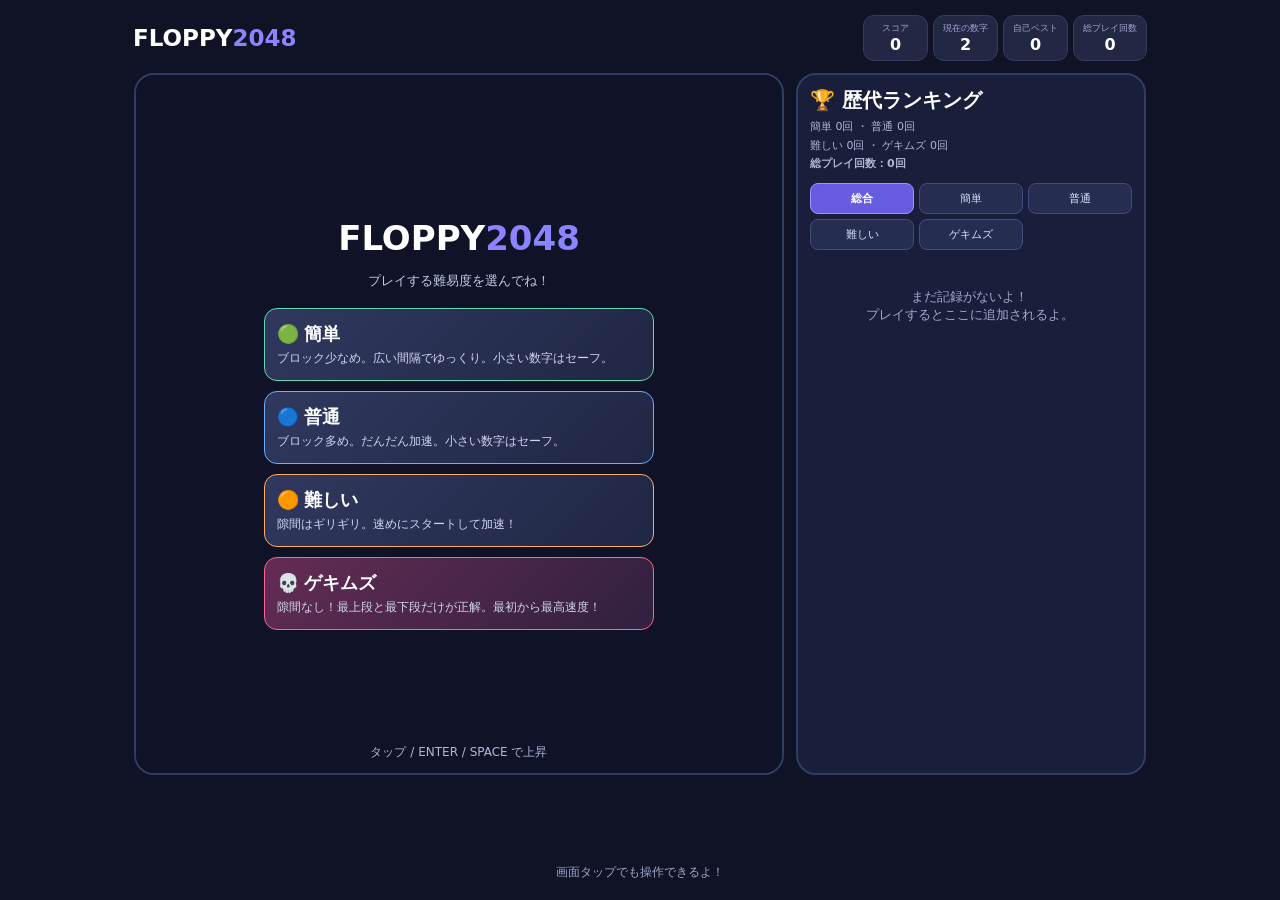
<file: games/floppy2048/index.html>
<!DOCTYPE html>
<html lang="ja">
<head>
<meta charset="UTF-8">
<meta name="viewport" content="width=device-width,initial-scale=1,maximum-scale=1,user-scalable=no">
<title>Floppy2048</title>
<style>
*{box-sizing:border-box}
body{margin:0;background:#101326;color:white;font-family:system-ui,sans-serif}
#app{min-height:100vh;display:flex;flex-direction:column;align-items:center;padding:10px}
header{width:100%;max-width:1020px;display:flex;justify-content:space-between;align-items:center;gap:8px;flex-wrap:wrap;padding:5px 3px 12px}
.logo{font-size:23px;font-weight:900}
.logo span{color:#8b83ff}
.stats{display:flex;gap:5px;flex-wrap:wrap}
.stat{background:#222744;border:1px solid #343c62;border-radius:11px;padding:6px 9px;text-align:center;min-width:65px}
.stat small{display:block;color:#9da8ce;font-size:9px}
.stat b{font-size:16px}
#mainLayout{display:flex;gap:12px;justify-content:center;align-items:stretch;width:100%;flex:1}
#gameWrap{position:relative;width:min(650px,62vw);height:min(78vh,850px);min-height:450px;border:2px solid #333c64;border-radius:20px;overflow:hidden;background:#171d39;flex-shrink:0}
canvas{width:100%;height:100%;display:block}
#overlay{position:absolute;inset:0;background:#101326ee;display:flex;align-items:center;justify-content:center;text-align:center;padding:16px;overflow-y:auto}
.panel{width:100%;max-width:390px}
.panel h1{font-size:34px;margin:0 0 8px}
.panel p{color:#c2c9e8;line-height:1.6;font-size:13px}
.levels{display:grid;gap:10px;margin-top:16px}
.levelBtn{width:100%;padding:13px 12px;text-align:left;border:1px solid #555d91;background:linear-gradient(135deg,#30385f,#202744);border-radius:13px;color:white;cursor:pointer}
.levelBtn b{display:block;font-size:18px;margin-bottom:3px}
.levelBtn small{display:block;font-size:12px;color:#d0d5f0;font-weight:500;line-height:1.5}
.levelBtn.easy{border-color:#63d9b5}
.levelBtn.normal{border-color:#6caeff}
.levelBtn.hard{border-color:#ffad65}
.levelBtn.extreme{border-color:#ff668f;background:linear-gradient(135deg,#642c55,#30203f)}
button:active{transform:scale(.97)}
.subBtn{border:0;border-radius:12px;padding:12px 22px;background:linear-gradient(135deg,#8b83ff,#5b6cff);color:white;font-weight:900;font-size:16px;cursor:pointer;margin:5px}
#hint{position:absolute;bottom:12px;left:0;right:0;text-align:center;color:#aeb7d8;font-size:12px;pointer-events:none}
#historyPanel{width:min(350px,35vw);height:min(78vh,850px);min-height:450px;background:#191f3b;border:2px solid #333c64;border-radius:20px;padding:12px;display:flex;flex-direction:column;min-width:0}
.historyTitle{font-size:20px;font-weight:900;margin-bottom:4px}
.historyCounts{font-size:11px;color:#aeb7d8;line-height:1.7;margin-bottom:9px}
.tabs{display:grid;grid-template-columns:repeat(3,1fr);gap:5px;margin-bottom:8px}
.tab{background:#252d50;border:1px solid #424d7c;border-radius:8px;color:#dce2ff;padding:7px 2px;font-size:11px;cursor:pointer}
.tab.active{background:#655ce0;border-color:#9c95ff;color:white;font-weight:900}
#rankList{overflow-y:auto;min-height:0;flex:1;padding-right:3px}
.rankItem{display:flex;align-items:center;gap:8px;width:100%;text-align:left;background:#222a49;border:1px solid #38436b;border-radius:10px;padding:9px;margin-bottom:6px;color:white;cursor:pointer}
.rankNum{font-weight:900;font-size:17px;width:28px;text-align:center;color:#b8bfff;flex-shrink:0}
.rankInfo{min-width:0;flex:1}
.rankScore{font-size:17px;font-weight:900}
.rankMeta{font-size:10px;color:#aeb7d8;white-space:nowrap;overflow:hidden;text-overflow:ellipsis}
.empty{color:#9da8ce;text-align:center;padding:30px 8px;font-size:13px}
#detail{display:none;position:fixed;inset:0;background:#000b;z-index:10;align-items:center;justify-content:center;padding:20px}
#detailBox{background:#222a49;border:1px solid #6570a5;border-radius:18px;padding:22px;width:min(340px,100%);text-align:center}
.detailScore{font-size:38px;font-weight:900;color:#a9a2ff}
.detailText{line-height:2;color:#d5dcfa;font-size:14px;margin:12px 0}
#mobileTip{text-align:center;color:#9da8ce;font-size:12px;padding:9px}
@media(max-width:800px){
 #mainLayout{flex-direction:column;align-items:center}
 #gameWrap{width:100%;height:62vh;min-height:420px;max-height:700px}
 #historyPanel{width:100%;height:460px;min-height:350px}
}
@media(max-height:620px) and (min-width:801px){
 #gameWrap,#historyPanel{height:85vh;min-height:400px}
}
</style>
</head>
<body>
<div id="app">
<header>
 <div class="logo">FLOPPY<span>2048</span></div>
 <div class="stats">
  <div class="stat"><small>スコア</small><b id="score">0</b></div>
  <div class="stat"><small>現在の数字</small><b id="number">2</b></div>
  <div class="stat"><small>自己ベスト</small><b id="best">0</b></div>
  <div class="stat"><small>総プレイ回数</small><b id="plays">0</b></div>
 </div>
</header>

<div id="mainLayout">
 <div id="gameWrap">
  <canvas id="game"></canvas>
  <div id="overlay"><div class="panel" id="panel"></div></div>
  <div id="hint">タップ / ENTER / SPACE で上昇</div>
 </div>

 <aside id="historyPanel">
  <div class="historyTitle">🏆 歴代ランキング</div>
  <div class="historyCounts" id="historyCounts"></div>
  <div class="tabs">
   <button class="tab active" data-tab="all">総合</button>
   <button class="tab" data-tab="easy">簡単</button>
   <button class="tab" data-tab="normal">普通</button>
   <button class="tab" data-tab="hard">難しい</button>
   <button class="tab" data-tab="extreme">ゲキムズ</button>
  </div>
  <div id="rankList"></div>
 </aside>
</div>
<div id="mobileTip">画面タップでも操作できるよ！</div>
</div>

<div id="detail">
 <div id="detailBox">
  <h2>プレイ記録</h2>
  <div class="detailScore" id="detailScore"></div>
  <div class="detailText" id="detailText"></div>
  <button class="subBtn" id="closeDetail">閉じる</button>
 </div>
</div>

<script>
const canvas=document.getElementById("game");
const ctx=canvas.getContext("2d");
const wrap=document.getElementById("gameWrap");
const overlay=document.getElementById("overlay");
const panel=document.getElementById("panel");

const scoreEl=document.getElementById("score");
const numberEl=document.getElementById("number");
const bestEl=document.getElementById("best");
const playsEl=document.getElementById("plays");

let W=600,H=700,dpr=1;
let running=false;
let canRetry=false;
let player,blocks,particles;
let score=0,best=0,plays=0;
let speed=3,frame=0;
let backgroundOffset=0,lastTime=0,nextColumnX=0,flash=0;
let selectedLevel="normal";
let rankingTab="all";

function loadData(key,fallback){
 try{return JSON.parse(localStorage.getItem(key))??fallback}
 catch(e){return fallback}
}

let history=loadData("floppy2048_history",[]);
let levelPlays=loadData("floppy2048_level_plays",{
 easy:0,normal:0,hard:0,extreme:0
});

if(!Array.isArray(history))history=[];
if(!levelPlays||typeof levelPlays!=="object"){
 levelPlays={easy:0,normal:0,hard:0,extreme:0};
}

const BLOCK_SIZE=80;
const BLOCK_GAP=35;
const COLUMN_SPACING=400;

const LEVELS={
 easy:{
  name:"簡単",minBlocks:1,maxBlocks:4,gap:65,
  columnSpacing:460,startSpeed:2.5,maxSpeed:2.5,
  acceleration:0,extreme:false
 },
 normal:{
  name:"普通",minBlocks:2,maxBlocks:5,gap:35,
  columnSpacing:COLUMN_SPACING,startSpeed:3,maxSpeed:6.5,
  acceleration:0.0008,extreme:false
 },
 hard:{
  name:"難しい",minBlocks:4,maxBlocks:6,gap:46,
  columnSpacing:360,startSpeed:4.7,maxSpeed:6.5,
  acceleration:0.001,extreme:false
 },
 extreme:{
  name:"ゲキムズ",minBlocks:6,maxBlocks:6,gap:0,
  columnSpacing:400,startSpeed:6.5,maxSpeed:6.5,
  acceleration:0,extreme:true
 }
};

const config=()=>LEVELS[selectedLevel];

best=Number(localStorage.getItem("floppy2048_best")||0);
plays=Number(localStorage.getItem("floppy2048_plays")||0);
bestEl.textContent=best;
playsEl.textContent=plays;

function saveHistory(){
 localStorage.setItem("floppy2048_history",JSON.stringify(history));
 localStorage.setItem("floppy2048_level_plays",JSON.stringify(levelPlays));
 localStorage.setItem("floppy2048_plays",String(plays));
 localStorage.setItem("floppy2048_best",String(best));
}

function updateHistoryCounts(){
 document.getElementById("historyCounts").innerHTML=
  "簡単 "+(levelPlays.easy||0)+"回 ・ 普通 "+(levelPlays.normal||0)+"回<br>"+
  "難しい "+(levelPlays.hard||0)+"回 ・ ゲキムズ "+(levelPlays.extreme||0)+"回<br>"+
  "<b>総プレイ回数："+plays+"回</b>";
}

function renderHistory(){
 document.querySelectorAll(".tab").forEach(b=>{
  b.classList.toggle("active",b.dataset.tab===rankingTab);
 });

 const list=history
  .filter(x=>rankingTab==="all"||x.level===rankingTab)
  .sort((a,b)=>b.score-a.score||a.time-b.time);

 const box=document.getElementById("rankList");
 box.innerHTML="";

 if(!list.length){
  box.innerHTML='<div class="empty">まだ記録がないよ！<br>プレイするとここに追加されるよ。</div>';
  return;
 }

 list.forEach((item,i)=>{
  const d=new Date(item.time);
  const date=d.toLocaleDateString("ja-JP")+" "+d.toLocaleTimeString("ja-JP",{hour12:false});

  const btn=document.createElement("button");
  btn.className="rankItem";
  btn.innerHTML=
   '<div class="rankNum">'+(i+1)+'</div>'+
   '<div class="rankInfo"><div class="rankScore">'+item.score+'点</div>'+
   '<div class="rankMeta">'+LEVELS[item.level].name+' ・ '+date+'</div></div><span>›</span>';

  btn.onclick=()=>{
   document.getElementById("detailScore").textContent=item.score+"点";
   document.getElementById("detailText").innerHTML=
    "順位："+(i+1)+"位<br>"+
    "難易度："+LEVELS[item.level].name+"<br>"+
    "日付："+d.getFullYear()+"年"+(d.getMonth()+1)+"月"+d.getDate()+"日<br>"+
    "時刻："+d.toLocaleTimeString("ja-JP",{hour12:false})+"<br>"+
    "到達した数字："+Number(item.value).toLocaleString();
   document.getElementById("detail").style.display="flex";
  };

  box.appendChild(btn);
 });
}

function updateAllHistory(){
 updateHistoryCounts();
 renderHistory();
}

document.querySelectorAll(".tab").forEach(b=>{
 b.onclick=()=>{
  rankingTab=b.dataset.tab;
  renderHistory();
 };
});

document.getElementById("closeDetail").onclick=()=>{
 document.getElementById("detail").style.display="none";
};

document.getElementById("detail").onclick=e=>{
 if(e.target.id==="detail")e.currentTarget.style.display="none";
};

updateAllHistory();

function resize(){
 const r=wrap.getBoundingClientRect();
 dpr=Math.min(window.devicePixelRatio||1,2);
 W=Math.max(1,r.width);
 H=Math.max(1,r.height);
 canvas.width=Math.floor(W*dpr);
 canvas.height=Math.floor(H*dpr);
 ctx.setTransform(dpr,0,0,dpr,0,0);
}

new ResizeObserver(resize).observe(wrap);
resize();

function showMenu(){
 running=false;
 canRetry=false;
 overlay.style.display="flex";

 panel.innerHTML=`
  <h1>FLOPPY<span style="color:#8b83ff">2048</span></h1>
  <p>プレイする難易度を選んでね！</p>
  <div class="levels">
   <button class="levelBtn easy" data-level="easy">
    <b>🟢 簡単</b>
    <small>ブロック少なめ。広い間隔でゆっくり。小さい数字はセーフ。</small>
   </button>
   <button class="levelBtn normal" data-level="normal">
    <b>🔵 普通</b>
    <small>ブロック多め。だんだん加速。小さい数字はセーフ。</small>
   </button>
   <button class="levelBtn hard" data-level="hard">
    <b>🟠 難しい</b>
    <small>隙間はギリギリ。速めにスタートして加速！</small>
   </button>
   <button class="levelBtn extreme" data-level="extreme">
    <b>💀 ゲキムズ</b>
    <small>隙間なし！最上段と最下段だけが正解。最初から最高速度！</small>
   </button>
  </div>
 `;

 panel.querySelectorAll("[data-level]").forEach(btn=>{
  btn.addEventListener("click",()=>{
   selectedLevel=btn.dataset.level;
   start();
  });
 });
}

function reset(){
 score=0;
 frame=0;
 backgroundOffset=0;
 flash=0;
 speed=config().startSpeed;

 player={
  x:W*.22,y:H*.5,vy:0,value:2,r:22
 };

 blocks=[];
 particles=[];
 scoreEl.textContent=0;
 numberEl.textContent=2;

 nextColumnX=W+100;
 for(let i=0;i<7;i++){
  makeColumn(nextColumnX);
  nextColumnX+=config().columnSpacing;
 }
}

function makeColumn(x){
 const cfg=config();
 const slotCount=6;

 const availableGap=Math.min(
  cfg.gap,
  Math.max(0,(H-16-slotCount*BLOCK_SIZE)/(slotCount-1))
 );

 const total=slotCount*BLOCK_SIZE+(slotCount-1)*availableGap;
 const top=Math.max(8,(H-total)/2);

 let selected=[];

 if(cfg.extreme){
  selected=[0,1,2,3,4,5];
 }else{
  const amount=cfg.minBlocks+
   Math.floor(Math.random()*(cfg.maxBlocks-cfg.minBlocks+1));

  const positions=[0,1,2,3,4,5];

  for(let i=positions.length-1;i>0;i--){
   const j=Math.floor(Math.random()*(i+1));
   [positions[i],positions[j]]=[positions[j],positions[i]];
  }

  selected=positions.slice(0,amount).sort((a,b)=>a-b);
 }

 const matchIndex=cfg.extreme?-1:Math.floor(Math.random()*selected.length);

 for(let i=0;i<selected.length;i++){
  let value;

  if(cfg.extreme){
   if(selected[i]===0||selected[i]===5){
    value=player.value;
   }else{
    const choices=[player.value*2,player.value*4,player.value*8,player.value*16];
    value=choices[Math.floor(Math.random()*choices.length)];
   }
  }else if(i===matchIndex){
   value=player.value;
  }else{
   const choices=[player.value*2,player.value*4,player.value*8,player.value*16];
   value=choices[Math.floor(Math.random()*choices.length)];
  }

  const slot=selected[i];

  blocks.push({
   x:x,
   y:top+slot*(BLOCK_SIZE+availableGap),
   w:BLOCK_SIZE,
   h:BLOCK_SIZE,
   value:value,
   done:false
  });
 }
}

function colorFor(v){
 const colors={
  2:"#6ee7d8",4:"#6caeff",8:"#9b83ff",16:"#c17aff",
  32:"#ff78b8",64:"#ff8b76",128:"#ffbd65",256:"#e7dc67",
  512:"#a9dc72",1024:"#61d6a1",2048:"#5ce0e8"
 };
 if(colors[v])return colors[v];
 const level=Math.round(Math.log2(v));
 const hue=(level*47+25)%360;
 return `hsl(${hue},85%,65%)`;
}

function burst(x,y,color,n=12){
 for(let i=0;i<n;i++){
  const a=Math.random()*Math.PI*2;
  const s=1+Math.random()*4;
  particles.push({
   x,y,
   vx:Math.cos(a)*s,
   vy:Math.sin(a)*s,
   life:35+Math.random()*15,
   color
  });
 }
}

function flap(){
 if(!running)return;
 player.vy=-6.3;
 burst(player.x,player.y,"#a9a2ff",5);
}

function start(){
 canRetry=false;
 reset();

 plays++;
 levelPlays[selectedLevel]=(levelPlays[selectedLevel]||0)+1;
 saveHistory();
 updateAllHistory();
 playsEl.textContent=plays;

 running=true;
 overlay.style.display="none";
 lastTime=performance.now();
 requestAnimationFrame(loop);
}

function gameOver(){
 if(!running)return;

 running=false;
 canRetry=true;

 if(score>best){
  best=score;
  bestEl.textContent=best;
 }

 history.push({
  score:score,
  value:player.value,
  level:selectedLevel,
  time:Date.now()
 });

 saveHistory();
 updateAllHistory();

 overlay.style.display="flex";
 panel.innerHTML=`
  <h1>GAME OVER</h1>
  <p>
   難易度：${config().name}<br>
   スコア：${score}<br>
   到達した数字：${player.value}<br>
   自己ベスト：${best}<br>
   総プレイ回数：${plays}
  </p>
  <button class="subBtn" id="retryBtn">もう一度プレイ</button>
  <button class="subBtn" id="menuBtn">レベル選択に戻る</button>
  <p style="margin-top:12px;color:#aeb7d8">
   ENTER または SPACE でも再チャレンジ！
  </p>
 `;

 document.getElementById("retryBtn").addEventListener("click",()=>{
  if(canRetry)start();
 });

 document.getElementById("menuBtn").addEventListener("click",showMenu);
}

function rounded(x,y,w,h,r){
 ctx.beginPath();
 ctx.roundRect(x,y,w,h,r);
}

function drawBackground(dt){
 ctx.fillStyle="#171d39";
 ctx.fillRect(0,0,W,H);

 backgroundOffset=(backgroundOffset+speed*.25*dt)%55;
 ctx.strokeStyle="#ffffff0b";
 ctx.lineWidth=1;

 for(let x=-55+backgroundOffset;x<W;x+=55){
  ctx.beginPath();
  ctx.moveTo(x,0);
  ctx.lineTo(x,H);
  ctx.stroke();
 }

 for(let y=0;y<H;y+=55){
  ctx.beginPath();
  ctx.moveTo(0,y);
  ctx.lineTo(W,y);
  ctx.stroke();
 }
}

function drawBlock(b){
 const c=colorFor(b.value);
 ctx.save();
 ctx.shadowColor=c;
 ctx.shadowBlur=13;
 rounded(b.x,b.y,b.w,b.h,12);
 ctx.fillStyle=c;
 ctx.fill();
 ctx.shadowBlur=0;
 rounded(b.x+4,b.y+4,b.w-8,b.h-8,10);
 ctx.fillStyle="#ffffff22";
 ctx.fill();
 ctx.fillStyle="#172039";
 ctx.font="900 "+Math.max(18,b.w*(String(b.value).length>5?.20:.30))+"px system-ui";
 ctx.textAlign="center";
 ctx.textBaseline="middle";
 ctx.fillText(b.value,b.x+b.w/2,b.y+b.h/2);
 ctx.restore();
}

function drawPlayer(){
 const p=player,c=colorFor(p.value);
 ctx.save();
 ctx.shadowColor=c;
 ctx.shadowBlur=25;
 ctx.beginPath();
 ctx.arc(p.x,p.y,p.r,0,Math.PI*2);
 ctx.fillStyle=c;
 ctx.fill();
 ctx.shadowBlur=0;
 ctx.beginPath();
 ctx.arc(p.x-6,p.y-7,p.r*.62,0,Math.PI*2);
 ctx.fillStyle="#ffffff35";
 ctx.fill();
 ctx.fillStyle="#172039";
 ctx.font="900 "+(String(p.value).length>3?10:13)+"px system-ui";
 ctx.textAlign="center";
 ctx.textBaseline="middle";
 ctx.fillText(p.value,p.x,p.y);
 ctx.restore();
}

function update(dt){
 const cfg=config();
 frame+=dt;

 if(cfg.acceleration>0){
  speed=Math.min(cfg.maxSpeed,cfg.startSpeed+frame*cfg.acceleration+score*.008);
 }else{
  speed=cfg.startSpeed;
 }

 player.vy+=.27*dt;
 player.y+=player.vy*dt;

 if(player.y+player.r<0){
  player.y=H+player.r;
 }else if(player.y-player.r>H){
  player.y=-player.r;
 }

 if(flash>0)flash-=dt;

 for(const b of blocks){
  b.x-=speed*dt;

  if(!b.done&&
   player.x+player.r>b.x&&
   player.x-player.r<b.x+b.w&&
   player.y+player.r>b.y&&
   player.y-player.r<b.y+b.h){

   if(b.value===player.value){
    b.done=true;
    player.value*=2;
    player.r=Math.min(30,22+Math.log2(player.value/2)*.8);
    score++;
    numberEl.textContent=player.value;
    scoreEl.textContent=score;
    burst(b.x+b.w/2,b.y+b.h/2,"#ffffff",24);
    flash=10;

   }else if(
    (selectedLevel==="easy"||selectedLevel==="normal")&&
    b.value<player.value
   ){
    b.done=true;
    burst(b.x+b.w/2,b.y+b.h/2,"#8ce8bd",10);

   }else{
    burst(player.x,player.y,"#ff617d",20);
    gameOver();
    return;
   }
  }
 }

 blocks=blocks.filter(b=>b.x+b.w>-150);

 nextColumnX-=speed*dt;

 while(nextColumnX<W+200){
  makeColumn(nextColumnX);
  nextColumnX+=cfg.columnSpacing;
 }

 for(const p of particles){
  p.x+=p.vx*dt;
  p.y+=p.vy*dt;
  p.vy+=.08*dt;
  p.life-=dt;
 }

 particles=particles.filter(p=>p.life>0);
}

function draw(){
 drawBackground(1);

 for(const b of blocks){
  if(!b.done)drawBlock(b);
 }

 drawPlayer();

 for(const p of particles){
  ctx.globalAlpha=Math.max(0,p.life/45);
  ctx.fillStyle=p.color;
  ctx.beginPath();
  ctx.arc(p.x,p.y,3,0,Math.PI*2);
  ctx.fill();
 }

 ctx.globalAlpha=1;

 if(flash>0){
  ctx.fillStyle="rgba(255,255,255,"+(flash/70)+")";
  ctx.fillRect(0,0,W,H);
 }
}

function loop(now){
 if(!running)return;

 const dt=Math.min(2,(now-lastTime)/16.67);
 lastTime=now;

 update(dt);
 draw();

 if(running)requestAnimationFrame(loop);
}

// キーボード操作
document.addEventListener("keydown",e=>{
 const key=e.code;

 if(key!=="Enter"&&key!=="Space"&&key!=="ArrowUp")return;

 // ゲーム中はジャンプ
 if(running){
  e.preventDefault();
  flap();
  return;
 }

 // ゲームオーバー画面ではEnter・Spaceで再挑戦
 if(canRetry&&(key==="Enter"||key==="Space")){
  e.preventDefault();
  start();
 }
});

canvas.addEventListener("pointerdown",e=>{
 e.preventDefault();
 flap();
});

drawBackground(0);
showMenu();
</script>
</body>
</html>
</file>
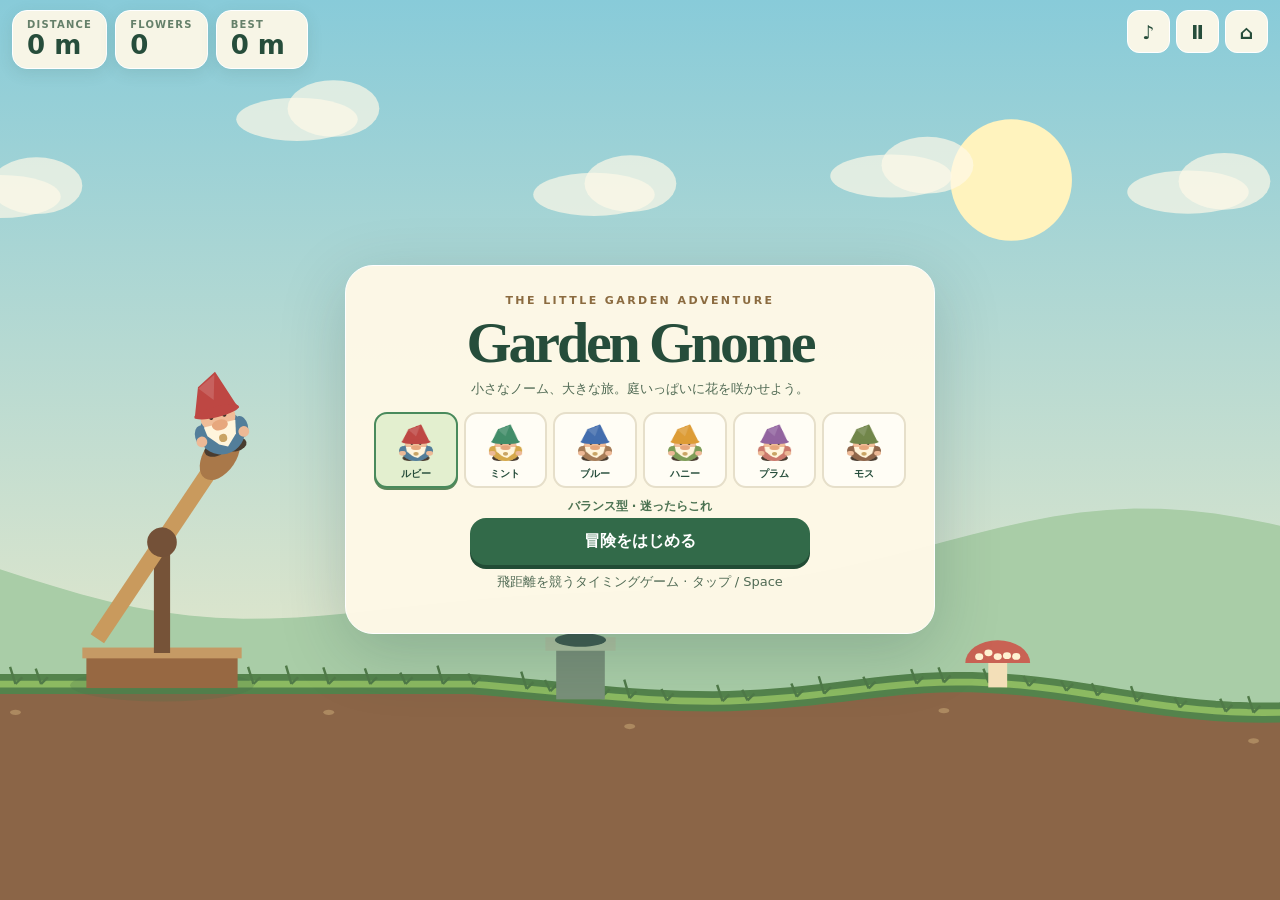
<file: games/garden-gnome/index.html>
<!doctype html>
<html lang="ja"><head><meta charset="utf-8"><meta name="viewport" content="width=device-width, initial-scale=1, viewport-fit=cover"><meta name="theme-color" content="#f4efda"><title>GARDEN GNOME | 花咲く大冒険</title>
<style>
:root{--ink:#264d3b;--paper:#fff9e8;--green:#326a49;--gold:#e2a94e}*{box-sizing:border-box}html,body{margin:0;width:100%;height:100%;overflow:hidden;background:#bfe6ed;font-family:system-ui,-apple-system,sans-serif;color:var(--ink)}body{overscroll-behavior:none}button{font:inherit;cursor:pointer;touch-action:manipulation;color:inherit}button:focus-visible{outline:3px solid #cf8e29;outline-offset:4px}#game{position:absolute;inset:0;width:100%;height:100%;touch-action:none}.hud{position:absolute;inset: max(10px,env(safe-area-inset-top)) 12px auto;display:flex;justify-content:space-between;align-items:flex-start;gap:8px;pointer-events:none}.hudGroup{display:flex;gap:8px;flex-wrap:wrap}.stat{background:#fff9e8ed;border:1px solid #fff;border-radius:15px;padding:8px 14px;box-shadow:0 4px 15px #38584520;min-width:92px}.stat small{display:block;font-size:10px;font-weight:800;letter-spacing:.12em;color:#65806a}.stat strong{font-size:clamp(17px,3vw,26px);font-variant-numeric:tabular-nums}.tools{display:flex;gap:6px;pointer-events:auto}.tools button{border:1px solid #fff;background:#fff9e8ef;border-radius:12px;min-width:43px;height:43px;font-size:19px;font-weight:800}.center{position:absolute;inset:0;display:grid;place-items:center;padding:82px 12px 84px;pointer-events:none}.sheet{width:min(590px,100%);max-height:100%;overflow:auto;pointer-events:auto;border:1px solid #fff;background:#fff9e8f5;border-radius:28px;padding:clamp(15px,3vw,28px);box-shadow:0 18px 65px #183c3d35;text-align:center}.eyebrow{font-size:11px;letter-spacing:.22em;font-weight:900;color:#8b6b40}h1{font-family:Georgia,serif;font-size:clamp(32px,7vw,58px);letter-spacing:-.055em;line-height:1;margin:7px 0 6px}h2{margin:4px 0;font-size:26px}p{margin:8px 0 14px;font-size:13px;color:#506a54}.cards{display:grid;grid-template-columns:repeat(6,1fr);gap:6px;margin:10px 0}.pick{border:2px solid #e6dfca;background:#fffdf5;border-radius:13px;padding:5px 2px;min-width:0}.pick[aria-pressed=true]{border-color:#498a5c;background:#e3efcf;box-shadow:0 2px 0 #5a875a}.pick canvas{display:block;width:100%;height:48px}.pick span{font-size:10px;font-weight:800;display:block;white-space:nowrap}.desc{font-size:12px;min-height:20px;font-weight:700;color:#4b7251}.primary{border:0;border-radius:16px;background:var(--green);color:white;font-weight:850;font-size:16px;padding:13px 22px;box-shadow:0 4px 0 #214c35;width:min(340px,100%)}.primary:active{transform:translateY(2px);box-shadow:0 2px 0 #214c35}.secondary{border:1px solid #d7d5bc;border-radius:14px;background:#fffdf5;padding:10px 15px;font-weight:750;margin:7px 2px 0}.action{position:absolute;bottom:max(15px,env(safe-area-inset-bottom));left:50%;transform:translateX(-50%);width:min(400px,calc(100% - 24px));text-align:center}.action button{border:2px solid #fff;background:#326a49;color:white;border-radius:20px;padding:13px;width:100%;font-size:17px;font-weight:850;box-shadow:0 5px 0 #194a34;min-height:50px}.action button:disabled{background:#647b63;box-shadow:none;cursor:default}.hint{font-size:11px;font-weight:750;margin-top:8px;background:#fff9e8e6;border-radius:12px;padding:5px 9px;display:inline-block}.meter{height:13px;background:#fff8df;border:2px solid white;border-radius:10px;position:relative;overflow:hidden;margin-bottom:8px}.meter .zone{position:absolute;left:68%;width:15%;height:100%;background:#73b45c}.meter i{position:absolute;top:0;width:6px;height:100%;background:#254a38;left:0;border-radius:3px}.toast{position:absolute;top:24%;left:50%;transform:translateX(-50%);font-weight:900;color:#fff8de;text-shadow:0 2px 4px #2d493a,0 0 10px #2d493a;font-size:clamp(20px,5vw,34px);pointer-events:none;white-space:nowrap}.resultNum{font-size:clamp(42px,9vw,70px);font-family:Georgia,serif;font-weight:bold;color:#326a49;line-height:1.1}.resultInfo{font-size:14px;font-weight:750;margin:8px 0 15px}.hidden,[hidden]{display:none!important}@media(max-width:600px){.stat{min-width:64px;padding:6px 9px}.stat small{font-size:9px}.hudGroup{gap:5px}.tools button{min-width:36px;height:36px}.cards{grid-template-columns:repeat(3,1fr)}.pick canvas{height:40px}.center{padding:76px 8px 12px}.sheet{border-radius:20px}.action{bottom:10px}}@media(max-height:500px){.center{padding:55px 12px 8px}.sheet{padding:9px 16px}.cards{grid-template-columns:repeat(6,1fr);margin:5px 0}.pick canvas{height:34px}h1{font-size:32px}p{margin:4px 0 8px}.primary{padding:8px 20px}.stat{padding:4px 10px}.action button{padding:7px;min-height:38px}}
</style></head><body>
<canvas id="game" aria-label="庭園を飛ぶノーム"></canvas>
<header class="hud"><div class="hudGroup"><div class="stat"><small>DISTANCE</small><strong id="distance">0 m</strong></div><div class="stat"><small>FLOWERS</small><strong id="flowers">0</strong></div><div class="stat"><small>BEST</small><strong id="best">0 m</strong></div></div><div class="tools"><button id="sound" aria-label="効果音切替" title="効果音切替">♪</button><button id="pause" aria-label="一時停止" title="一時停止">Ⅱ</button><button id="home" aria-label="タイトルへ" title="タイトルへ">⌂</button></div></header>
<div class="center" id="menu"><section class="sheet"><div class="eyebrow">THE LITTLE GARDEN ADVENTURE</div><h1>Garden Gnome</h1><p>小さなノーム、大きな旅。庭いっぱいに花を咲かせよう。</p><div class="cards" id="choices" aria-label="ノーム選択"></div><div class="desc" id="desc"></div><button class="primary" id="start">冒険をはじめる</button><p>飛距離を競うタイミングゲーム · タップ / Space</p></section></div>
<div class="center hidden" id="result"><section class="sheet"><div class="eyebrow" id="resultTag">GARDEN COMPLETE</div><h2>冒険の記録</h2><div class="resultNum" id="finalDistance">0 m</div><div class="resultInfo" id="finalInfo"></div><button class="primary" id="retry">もう一度</button><br><button class="secondary" id="change">ノームを選び直す</button></section></div>
<div class="center hidden" id="paused"><section class="sheet"><h2>一時停止中</h2><p>冒険はここから再開できます。</p><button class="primary" id="resume">再開する</button></section></div>
<div class="toast hidden" id="toast" aria-live="polite"></div>
<div class="action hidden" id="action"><div class="meter hidden" id="meter"><div class="zone"></div><i id="marker"></i></div><button id="act">準備</button><div class="hint" id="hint">Space / タップで操作</div></div>
<script>
'use strict';
(()=>{
const $=id=>document.getElementById(id), canvas=$('game'),ctx=canvas.getContext('2d');
const TAU=Math.PI*2, clamp=(x,a,b)=>Math.max(a,Math.min(b,x)), lerp=(a,b,t)=>a+(b-a)*t, mod=(a,b)=>((a%b)+b)%b;
const types=[{name:'ルビー',color:'#be4743',shirt:'#537e9a',r:22,bounce:.60,drag:.042,speed:1,desc:'バランス型 · 迷ったらこれ'},{name:'ミント',color:'#428d69',shirt:'#d5a84b',r:19,bounce:.67,drag:.031,speed:.99,desc:'軽量型 · 風のように長く飛ぶ'},{name:'ブルー',color:'#436dad',shirt:'#a67c57',r:25,bounce:.73,drag:.060,speed:.94,desc:'反発型 · 地面でよく跳ねる'},{name:'ハニー',color:'#dd9c36',shirt:'#7e9d57',r:21,bounce:.52,drag:.023,speed:1.09,desc:'高速型 · 転がりが得意'},{name:'プラム',color:'#92649f',shirt:'#cb796c',r:20,bounce:.77,drag:.063,speed:.91,desc:'跳躍型 · キノコで大ジャンプ'},{name:'モス',color:'#71864a',shirt:'#8f664a',r:27,bounce:.64,drag:.050,speed:1.03,desc:'重量型 · 勢いのある着地'}];
let W=1,H=1,dpr=1,scale=1,viewW=1,viewH=1,groundScreen=1;let selected=0;
function read(key,fallback){try{let v=localStorage.getItem(key);return v===null?fallback:v}catch{return fallback}}function store(key,v){try{localStorage.setItem(key,String(v))}catch{}}
let best=Math.max(0,Number(read('gnomeBest',0))||0),plays=Math.max(0,Number(read('gnomePlays',0))||0),muted=read('gnomeSound','1')==='0';
let mode='menu',previous='ready',p,camX=0,camY=0,world=[],flowers=[],particles=[],nextX=400,flowerX=0,seed=111,spin=0,elapsed=0,stopTime=0,pipeTime=0,pipe=null,runBest=best,distance=0,bloom=0,boosts=0,diveReady=true,toastTime=0,acc=0,last=0;
let audio=null;function audioStart(){if(muted)return;try{const C=window.AudioContext||window.webkitAudioContext;if(C&&!audio)audio=new C();if(audio&&audio.state==='suspended')audio.resume().catch(()=>{})}catch{}}
function tone(f=440,end=660,d=.1){if(muted||!audio||audio.state!=='running')return;try{const o=audio.createOscillator(),g=audio.createGain(),t=audio.currentTime;o.type='sine';o.frequency.setValueAtTime(f,t);o.frequency.exponentialRampToValueAtTime(end,t+d);g.gain.setValueAtTime(.075,t);g.gain.exponentialRampToValueAtTime(.001,t+d);o.connect(g);g.connect(audio.destination);o.start(t);o.stop(t+d+.01)}catch{}}
function rnd(){seed=(Math.imul(seed,1664525)+1013904223)>>>0;return seed/4294967296}function random(a,b){return lerp(a,b,rnd())}function hash(n){let x=Math.sin(n*127.1+311.7)*43758.5453;return x-Math.floor(x)}
function terrain(x){if(x<350)return 0;const t=clamp((x-350)/300,0,1);return t*(26*Math.sin(x/320)+17*Math.sin(x/137)+7*Math.sin(x/65))}
function resize(){W=Math.max(1,innerWidth);H=Math.max(1,innerHeight);dpr=Math.min(devicePixelRatio||1,2);canvas.width=Math.round(W*dpr);canvas.height=Math.round(H*dpr);scale=clamp(H/620,.55,1.35);viewW=W/scale;viewH=H/scale;groundScreen=viewH*.76;ctx.setTransform(dpr*scale,0,0,dpr*scale,0,0)}
function show(el,yes){$(el).classList.toggle('hidden',!yes)}function notify(s){$('toast').textContent=s;show('toast',true);toastTime=1.5}
function refresh(){ $('best').textContent=Math.floor(best)+' m';$('distance').textContent=Math.floor(distance)+' m';$('flowers').textContent=bloom.toLocaleString('ja-JP');$('sound').textContent=muted?'♩':'♪';$('sound').setAttribute('aria-pressed',String(!muted))}
function ui(){show('menu',mode==='menu');show('result',mode==='result');show('paused',mode==='pause');show('action',['ready','swing','fly','pipe'].includes(mode));show('meter',mode==='swing');$('pause').disabled=['menu','result'].includes(mode);$('pause').textContent=mode==='pause'?'▶':'Ⅱ';const a=$('act');a.disabled=mode==='pipe';a.textContent=mode==='ready'?'スイング開始':mode==='swing'?'今だ！ 発射':mode==='pipe'?'パイプ移動中…':diveReady?'急降下！':'バウンドで回復';a.disabled=mode==='pipe'||(mode==='fly'&&!diveReady);$('hint').textContent=mode==='ready'?'Space / タップで開始':mode==='swing'?'緑の範囲でタイミングよくタップ！':mode==='fly'?'空中でタップすると急降下 · 着地で再使用可能':'自動で飛び出すよ'}
function reset(){const t=types[selected];p={x:120,y:0,vx:0,vy:0,rot:0,r:t.r,grounded:false};p.y=terrain(p.x)-p.r;camX=0;camY=0;world=[];flowers=[];particles=[];nextX=430;flowerX=p.x;seed=202618;spin=0;elapsed=0;stopTime=0;pipeTime=0;pipe=null;runBest=best;distance=0;bloom=0;boosts=0;diveReady=true;toastTime=0;show('toast',false);generate(2200);refresh()}
function generate(target){while(nextX<target+1500){const x=nextX,roll=rnd();let kind=roll<.40?'mushroom':roll<.54?'log':roll<.66?'mud':roll<.77?'pipe':roll<.91?'cloud':'mega';let w=kind==='mud'?145:kind==='cloud'?125:kind==='log'?95:kind==='pipe'?48:kind==='mega'?66:48;const y=terrain(x)-(kind==='cloud'?random(150,350):kind==='pipe'?42:kind==='log'?19:kind==='mud'?0:kind==='mega'?42:31);world.push({x,y,w,kind,used:false});nextX+=random(230,390)} }
function goMenu(){mode='menu';reset();ui()}function ready(){audioStart();reset();mode='ready';ui()}
function launch(){const q=clamp(1-Math.abs(spin-.755)/.755,0,1),t=types[selected];let angle=lerp(.18,1.32,spin),v=(510+q*650)*t.speed;p.x=120+95*Math.cos(angle);p.y=-105-80*Math.sin(angle);p.vx=v*Math.cos(angle);p.vy=-v*Math.sin(angle);p.rot=0;mode='fly';plays++;store('gnomePlays',plays);notify(q>.90?'PERFECT!':q>.65?'GOOD!':'LET’S GO!');tone(220,780,.21);ui()}
function input(){audioStart();if(mode==='menu'||mode==='result'){ready();return}if(mode==='ready'){mode='swing';spin=0;ui();tone(200,340);return}if(mode==='swing'){launch();return}if(mode==='fly'&&diveReady&&!p.grounded){p.vy=Math.max(360,p.vy+580);p.vx*=1.04;diveReady=false;notify('急降下！');tone(520,130,.16);ui()}}
function togglePause(){if(mode==='pause'){mode=previous;acc=0;ui()}else if(['ready','swing','fly','pipe'].includes(mode)){previous=mode;mode='pause';acc=0;ui()}}
function finish(){if(mode==='result')return;mode='result';best=Math.max(best,distance);store('gnomeBest',Math.floor(best));$('finalDistance').textContent=Math.floor(distance)+' m';$('finalInfo').textContent='花 '+bloom+' 本　·　ブースト '+boosts+' 回　·　プレイ '+plays+' 回';$('resultTag').textContent=distance>runBest?'NEW PERSONAL BEST!':'GARDEN COMPLETE';refresh();tone(420,840,.3);ui()}
function burst(x,y,color,count=12){for(let i=0;i<count;i++){const a=TAU*hash(i+elapsed*47),v=30+hash(i+17)*170;particles.push({x,y,vx:Math.cos(a)*v,vy:Math.sin(a)*v-50,life:.65+hash(i+4)*.4,color})}if(particles.length>300)particles.splice(0,particles.length-300)}
function boost(o){if(o.used)return;o.used=true;boosts++;diveReady=true;p.grounded=false;const mega=o.kind==='mega',cloud=o.kind==='cloud';p.y=o.y-p.r-1;p.vy=-Math.min(mega?2350:cloud?1050:1350,Math.max(mega?1550:cloud?530:750,Math.abs(p.vy)*(mega?1.18:1.03)));p.vx=Math.min(1300,Math.max(p.vx*(mega?1.15:1.035),mega?700:340));notify(mega?'SUPER MUSHROOM!':cloud?'CLOUD BOOST!':o.kind==='log'?'LOG BOOST!':'MUSHROOM!');burst(p.x,o.y,mega?'#ffcc4c':'#f9edb7');tone(300,mega?1100:750,.16);ui()}
function step(dt){if(mode==='pause'||mode==='menu'||mode==='result')return;if(toastTime>0&&(toastTime-=dt)<=0)show('toast',false);if(mode==='swing'){spin+=dt*.62;if(spin>=1){spin=1;launch()}$('marker').style.left=(spin*100)+'%';return}if(mode!=='fly'&&mode!=='pipe')return;elapsed+=dt;const t=types[selected];if(mode==='pipe'){pipeTime+=dt;if(pipeTime>.65){p.x=pipe.x+75;p.y=terrain(p.x)-90;p.vx=780;p.vy=-1150;p.rot=0;pipe=null;mode='fly';diveReady=true;notify('PIPE BOOST!');tone(220,930,.24);ui()}}else{const oldX=p.x,oldBottom=p.y+p.r;p.vx*=Math.exp(-t.drag*dt);p.vy=Math.min(2300,p.vy+870*dt);p.x+=p.vx*dt;p.y+=p.vy*dt;p.rot+=p.vx*dt/(p.r*1.4);p.grounded=false;let hit=false;
for(const o of world){if(o.used||o.kind==='mud'||o.x+o.w/2<oldX-p.r||o.x-o.w/2>p.x+p.r)continue;if(p.vy>=0&&oldBottom<=o.y+7&&p.y+p.r>=o.y){if(o.kind==='pipe'){o.used=true;pipe=o;pipeTime=0;p.x=o.x;p.y=o.y-p.r;p.vx=p.vy=0;mode='pipe';boosts++;hit=true;ui();break}boost(o);hit=true;break}}
const g=terrain(p.x);if(!hit&&p.y+p.r>=g){p.y=g-p.r;const mud=world.some(o=>o.kind==='mud'&&Math.abs(p.x-o.x)<o.w/2);if(p.vy>105&&!mud){p.vy=-Math.min(1050,p.vy*t.bounce);p.vx*=.90;p.grounded=false;burst(p.x,g,'#e2cf9e',5);tone(110,170,.05)}else{p.vy=0;p.grounded=true;p.vx*=Math.exp(-(mud?5.5:1.65)*dt)}if(!diveReady){diveReady=true;ui()}}
if(p.grounded&&p.vx<15){stopTime+=dt}else stopTime=0;if(stopTime>.65||elapsed>100){finish();return}}
while(flowerX+24<p.x){flowerX+=24;bloom++;flowers.push({x:flowerX,type:bloom%5})}distance=Math.max(distance,(p.x-120)/10);best=Math.max(best,distance);camX=lerp(camX,Math.max(0,p.x-viewW*.34),1-Math.exp(-dt*6));camY=lerp(camY,Math.min(0,p.y+viewH*.48),1-Math.exp(-dt*5));generate(p.x+viewW);world=world.filter(o=>o.x>camX-500);flowers=flowers.filter(o=>o.x>camX-100);for(const v of particles){v.x+=v.vx*dt;v.y+=v.vy*dt;v.vy+=270*dt;v.life-=dt}particles=particles.filter(v=>v.life>0)}
function ellipse(c,x,y,rx,ry,color){c.fillStyle=color;c.beginPath();c.ellipse(x,y,rx,ry,0,0,TAU);c.fill()}
function poly(c,points,color){c.fillStyle=color;c.beginPath();c.moveTo(...points[0]);for(let i=1;i<points.length;i++)c.lineTo(...points[i]);c.closePath();c.fill()}
function gnome(c,x,y,r,t,rotation=0){c.save();c.translate(x,y);c.rotate(rotation);c.scale(r/22,r/22);ellipse(c,-8,17,8,5,'#493c30');ellipse(c,8,17,8,5,'#493c30');ellipse(c,0,6,17,16,t.shirt);ellipse(c,-15,5,5,8,t.shirt);ellipse(c,15,5,5,8,t.shirt);ellipse(c,-16,9,4,4,'#edb996');ellipse(c,16,9,4,4,'#edb996');ellipse(c,0,-6,13,11,'#f0bd98');poly(c,[[-12,-1],[12,-1],[10,9],[2,17],[-4,14],[-11,6]],'#fff5dc');ellipse(c,0,0,6,4,'#e7a77d');ellipse(c,-5,-7,1.6,2,'#41362d');ellipse(c,5,-7,1.6,2,'#41362d');poly(c,[[-17,-9],[-9,-31],[6,-39],[15,-13],[17,-9]],t.color);ellipse(c,0,-10,17,4,t.color);poly(c,[[-9,-30],[5,-37],[0,-19]],'#ffffff25');ellipse(c,0,10,3,3,'#c9a464');c.restore()}
function sky(){const a=clamp((-camY-450)/1300,0,1),gr=ctx.createLinearGradient(0,0,0,viewH);gr.addColorStop(0,a>.5?'#142448':'#88cbd9');gr.addColorStop(1,a>.5?'#56517c':'#fff0c7');ctx.fillStyle=gr;ctx.fillRect(0,0,viewW,viewH);if(a>.5){ctx.save();ctx.globalAlpha=clamp((a-.5)*2,0,1);for(let i=0;i<95;i++){ellipse(ctx,mod(hash(i)*2000-camX*.08,viewW),mod(hash(i+200)*1000-camY*.05,viewH),.7+hash(i+400)*1.6,.7+hash(i+400)*1.6,'#fff4cb')}const cx=viewW*.72,cy=viewH*.3,pts=[[-25,8],[-18,-12],[-9,-29],[7,-42],[22,-10],[27,8],[20,26],[0,33],[-20,26]];ctx.strokeStyle='#d8eaff';ctx.lineWidth=1;ctx.beginPath();pts.forEach(([x,y],i)=>i?ctx.lineTo(cx+x,cy+y):ctx.moveTo(cx+x,cy+y));ctx.closePath();ctx.stroke();pts.forEach(([x,y])=>ellipse(ctx,cx+x,cy+y,2,2,'#fff'));ctx.restore();return}ellipse(ctx,viewW*.79,viewH*.20,45,45,'#fff3be');for(let i=-1;i<Math.ceil(viewW/220)+1;i++){let x=i*220-mod(camX*.12,220),y=80+hash(i+Math.floor(camX*.12/220))*80;ellipse(ctx,x,y,45,16,'#fff9e8b0');ellipse(ctx,x+27,y-8,34,21,'#fff9e8b0')}for(let layer=0;layer<2;layer++){const base=groundScreen-40-layer*45-camY*.28;ctx.fillStyle=layer===0?'#8dbf9d':'#a9cda7';ctx.beginPath();ctx.moveTo(0,viewH);for(let x=0;x<=viewW+20;x+=20)ctx.lineTo(x,base+Math.sin((x+camX*(.12+layer*.06))/180)*35+Math.sin((x+camX*.14)/77)*10);ctx.lineTo(viewW,viewH);ctx.closePath();ctx.fill()}}
function sx(x){return x-camX}function sy(y){return groundScreen+y-camY}function ground(){ctx.beginPath();ctx.moveTo(0,viewH+100);for(let x=0;x<=viewW+12;x+=12)ctx.lineTo(x,sy(terrain(camX+x)));ctx.lineTo(viewW+12,viewH+100);ctx.closePath();ctx.fillStyle='#8b6547';ctx.fill();ctx.beginPath();for(let x=0;x<=viewW+12;x+=12){const y=sy(terrain(camX+x));x===0?ctx.moveTo(x,y):ctx.lineTo(x,y)}ctx.lineWidth=15;ctx.strokeStyle='#54834c';ctx.stroke();ctx.lineWidth=5;ctx.strokeStyle='#8cba61';ctx.stroke();for(let i=Math.floor(camX/29);i<Math.ceil((camX+viewW)/29);i++){const x=i*29+hash(i)*14,y=terrain(x);if(sy(y)>viewH+15)continue;ctx.strokeStyle='#507a48';ctx.lineWidth=1.8;ctx.beginPath();ctx.moveTo(sx(x),sy(y));ctx.lineTo(sx(x)-4,sy(y)-7-hash(i+2)*7);ctx.moveTo(sx(x),sy(y));ctx.lineTo(sx(x)+5,sy(y)-5);ctx.stroke();if(i%8===0)ellipse(ctx,sx(x),sy(y)+21,4,2,'#ac8960')}}
function flower(f){const x=sx(f.x),y=sy(terrain(f.x)),h=13+hash(f.x)*12;ctx.strokeStyle='#497a46';ctx.lineWidth=2;ctx.beginPath();ctx.moveTo(x,y);ctx.lineTo(x,y-h);ctx.stroke();const color=['#f6d569','#f4a6a8','#f6f1df','#a99bd9','#ee9266'][f.type];for(let j=0;j<5;j++){const a=j*TAU/5;ellipse(ctx,x+Math.cos(a)*4,y-h+Math.sin(a)*4,3.4,3.4,color)}ellipse(ctx,x,y-h,2.5,2.5,'#c7883e')}
function object(o){const x=sx(o.x),y=sy(o.y),g=sy(terrain(o.x));if(x< -150||x>viewW+150||y>viewH+100)return;ctx.save();if(o.used)ctx.globalAlpha=.58;if(o.kind==='mushroom'||o.kind==='mega'){ctx.fillStyle='#f3dfb8';ctx.fillRect(x-7,y+8,14,g-y-5);ctx.beginPath();ctx.ellipse(x,y+16,o.w/2,17,0,Math.PI,TAU);ctx.closePath();ctx.fillStyle=o.kind==='mega'?'#e9ac37':'#c96254';ctx.fill();for(let j=0;j<5;j++)ellipse(ctx,x+(j-2)*o.w/7,y+8+hash(j)*4,3,2.5,'#fff1d2')}else if(o.kind==='log'){ctx.fillStyle='#986342';ctx.fillRect(x-o.w/2,y+2,o.w,g-y);ellipse(ctx,x+o.w/2,y+10,10,10,'#d9ad78');ellipse(ctx,x+o.w/2,y+10,5,5,'#a67852')}else if(o.kind==='mud'){ellipse(ctx,x,g+2,o.w/2,11,'#5a4938');ellipse(ctx,x-20,g,22,3,'#876e50')}else if(o.kind==='pipe'){ctx.fillStyle='#799079';ctx.fillRect(x-18,y+4,36,g-y);ctx.fillStyle='#aec2a0';ctx.fillRect(x-26,y,52,10);ellipse(ctx,x,y+2,19,5,'#405d50')}else{for(let j=0;j<4;j++)ellipse(ctx,x+(j-1.5)*25,y+11,24,16+(j%2)*8,'#fff9e9');ellipse(ctx,x,y+18,62,12,'#fff9e9')}ctx.restore()}
function platform(){if(camX>350)return;const x=sx(120),y=sy(0);ctx.save();ctx.translate(x,y);ellipse(ctx,0,1,68,12,'#476f4940');ctx.fillStyle='#976842';ctx.fillRect(-56,-22,112,25);ctx.fillStyle='#c59a65';ctx.fillRect(-59,-27,118,8);ctx.strokeStyle='#765338';ctx.lineWidth=12;ctx.beginPath();ctx.moveTo(0,-23);ctx.lineTo(0,-105);ctx.stroke();let ang=mode==='swing'?lerp(-1.35,1.0,spin):-.98;ctx.save();ctx.translate(0,-105);ctx.rotate(ang);ctx.fillStyle='#c99a5d';ctx.fillRect(-86,-6,172,12);ellipse(ctx,0,0,11,11,'#745138');ellipse(ctx,77,0,20,12,'#a97849');ctx.restore();ctx.restore()}
function render(){ctx.setTransform(dpr*scale,0,0,dpr*scale,0,0);sky();ground();for(const f of flowers)flower(f);for(const o of world)object(o);platform();for(const v of particles){ctx.globalAlpha=clamp(v.life*1.8,0,1);ellipse(ctx,sx(v.x),sy(v.y),3,3,v.color)}ctx.globalAlpha=1;if(mode!=='pipe'&&!(mode==='pause'&&previous==='pipe')){if(mode==='swing'||mode==='ready'||mode==='menu'||(mode==='pause'&&['swing','ready'].includes(previous))){const a=mode==='swing'||(mode==='pause'&&previous==='swing')?lerp(-1.35,1.0,spin):-.98;gnome(ctx,sx(120)+77*Math.cos(a),sy(-105)+77*Math.sin(a)-23,p.r,types[selected],a*.25)}else{if(mode==='fly'&&Math.abs(p.vy)>200){ctx.strokeStyle='#fff8dcaa';ctx.lineWidth=2;for(let i=0;i<4;i++){const x=sx(p.x)-35-i*8,y=sy(p.y)+i*5;ctx.beginPath();ctx.moveTo(x,y);ctx.lineTo(x-24,y-p.vy*.018);ctx.stroke()}}gnome(ctx,sx(p.x),sy(p.y),p.r,types[selected],p.rot)}}if(camY<-450){ctx.fillStyle='#fff9e8';ctx.font='bold 12px system-ui';ctx.textAlign='right';ctx.fillText('✦ SPACE · '+Math.floor(-p.y/10)+' m',viewW-15,viewH-24);ctx.textAlign='left'}}
function loop(now){const dt=last?Math.min(.08,(now-last)/1000):0;last=now;acc+=dt;while(acc>=1/120){step(1/120);acc-=1/120}if(['fly','pipe','result'].includes(mode))refresh();render();requestAnimationFrame(loop)}
function select(i){selected=i;for(const [j,b] of Array.from($('choices').children).entries())b.setAttribute('aria-pressed',String(j===i));$('desc').textContent=types[i].desc;if(mode==='menu')reset()}
for(let i=0;i<types.length;i++){const b=document.createElement('button'),c=document.createElement('canvas'),s=document.createElement('span');b.className='pick';b.type='button';b.setAttribute('aria-label',types[i].name+' '+types[i].desc);c.width=90;c.height=80;s.textContent=types[i].name;gnome(c.getContext('2d'),45,48,22,types[i]);b.append(c,s);b.addEventListener('click',()=>select(i));$('choices').append(b)}
$('start').addEventListener('click',ready);$('retry').addEventListener('click',ready);$('change').addEventListener('click',goMenu);$('home').addEventListener('click',goMenu);$('pause').addEventListener('click',togglePause);$('resume').addEventListener('click',togglePause);$('act').addEventListener('click',input);$('sound').addEventListener('click',()=>{muted=!muted;store('gnomeSound',muted?'0':'1');audioStart();refresh();if(!muted)tone()});canvas.addEventListener('pointerdown',e=>{if(e.isPrimary&&['ready','swing','fly'].includes(mode)){e.preventDefault();input()}});addEventListener('keydown',e=>{if(e.repeat)return;if(e.code==='Space'&&(['ready','swing','fly'].includes(mode)||!['BUTTON','INPUT','TEXTAREA'].includes(document.activeElement?.tagName))){e.preventDefault();input()}else if(e.code==='Escape'){e.preventDefault();togglePause()}else if(e.code==='ArrowRight'&&mode==='menu')select((selected+1)%types.length);else if(e.code==='ArrowLeft'&&mode==='menu')select(mod(selected-1,types.length))});document.addEventListener('visibilitychange',()=>{if(document.hidden&&['ready','swing','fly','pipe'].includes(mode))togglePause();last=0;acc=0});addEventListener('resize',resize);resize();select(0);ui();requestAnimationFrame(loop);
})();
</script></body></html>
</file>
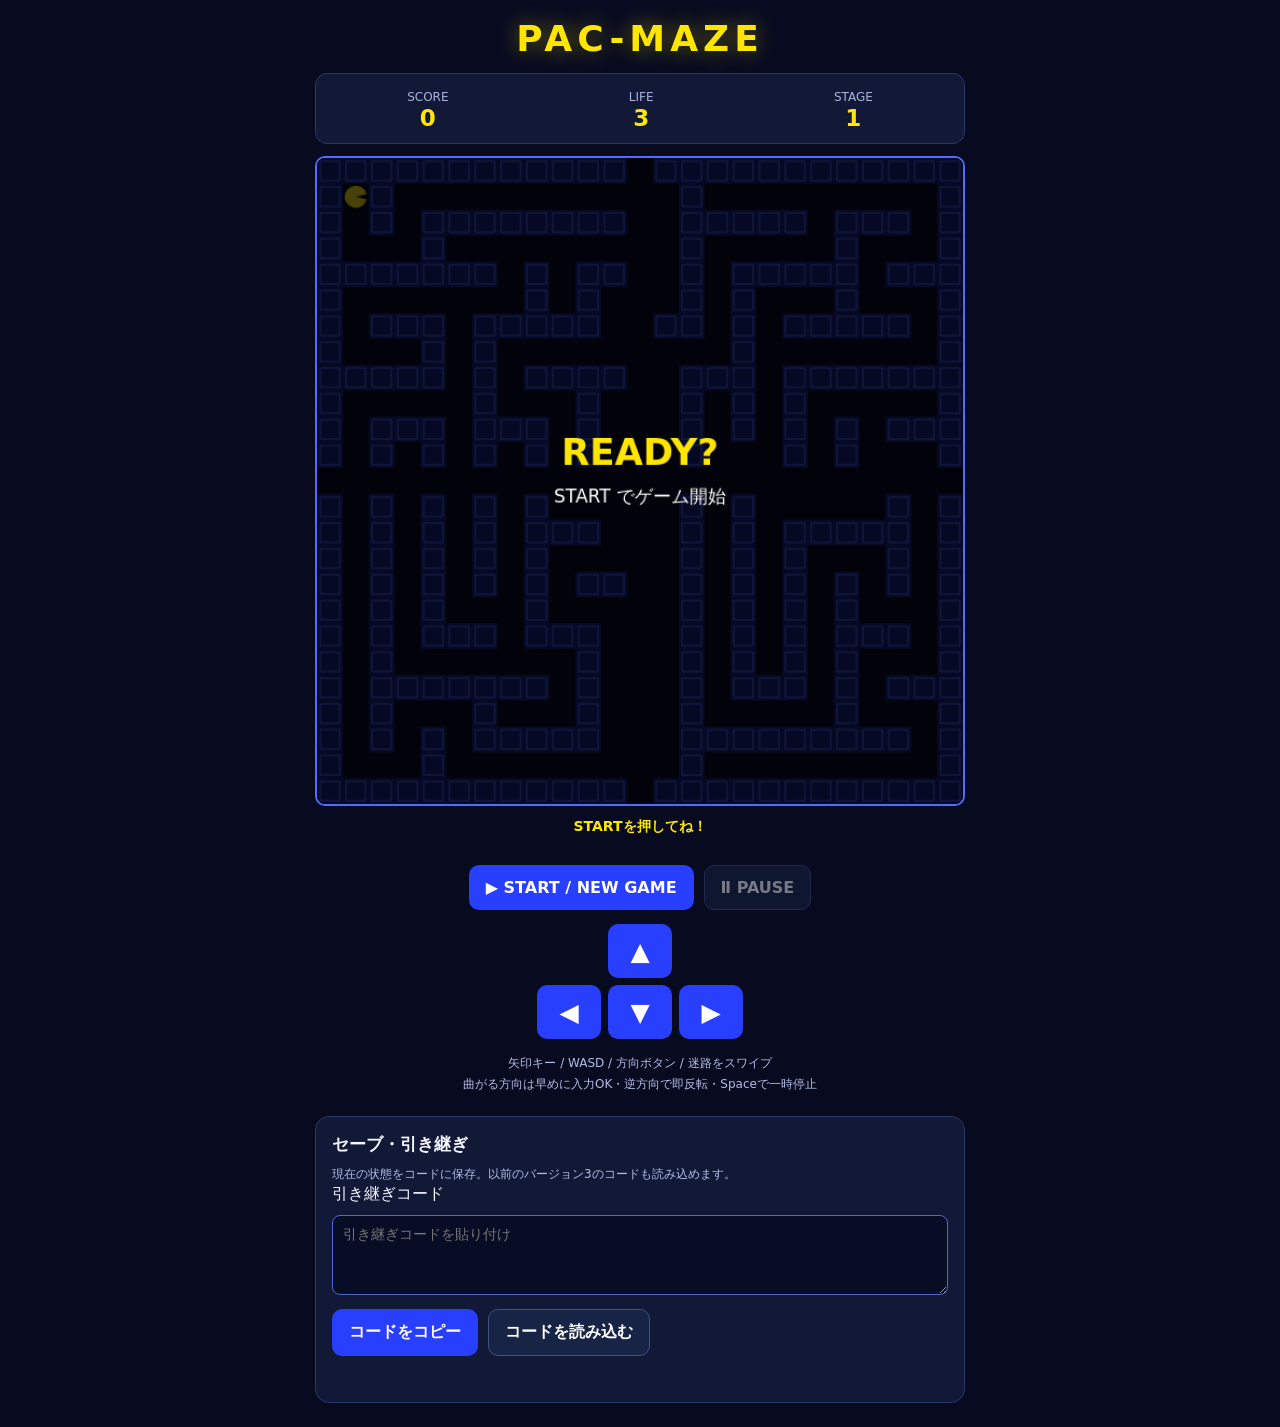
<file: games/pacman/index.html>
<!DOCTYPE html>
<html lang="ja">
<head>
<meta charset="UTF-8">
<meta name="viewport" content="width=device-width, initial-scale=1, viewport-fit=cover">
<meta name="theme-color" content="#080b20">
<title>PAC-MAZE</title>
<style>
:root{color-scheme:dark;font-family:system-ui,-apple-system,BlinkMacSystemFont,"Segoe UI",sans-serif;background:#080b20;color:#f5f6ff}*{box-sizing:border-box}body{margin:0;text-align:center;overscroll-behavior:none}main{width:min(94%,650px);margin:auto;padding:12px 0 max(24px,env(safe-area-inset-bottom))}h1{font-size:clamp(24px,6vw,36px);letter-spacing:5px;color:#ffe600;text-shadow:0 0 22px #ffe60066;margin:6px 0 14px}.stats{display:flex;justify-content:space-around;gap:10px;background:#111936;border:1px solid #29386b;border-radius:12px;padding:12px 6px}.stats span{font-size:12px;color:#aab2df}.stats b{display:block;font-size:23px;color:#ffe600;font-variant-numeric:tabular-nums}canvas{display:block;width:100%;height:auto;aspect-ratio:1;margin:12px auto;background:#02030a;border:2px solid #526cff;border-radius:10px;touch-action:none}#message{min-height:2.8em;margin:8px 0;color:#ffe600;font-weight:650;font-size:14px}button{font:inherit;font-weight:650;background:#293fff;color:#fff;border:1px solid transparent;border-radius:10px;padding:12px 16px;cursor:pointer;touch-action:manipulation}button:hover{background:#4055ff}button:focus-visible,textarea:focus-visible{outline:3px solid #ffe600;outline-offset:3px}button:disabled{opacity:.45;cursor:default}.actions{display:flex;justify-content:center;gap:10px}.secondary{background:#172445;border-color:#405184}#controls{display:grid;grid-template-columns:repeat(3,64px);grid-template-rows:repeat(2,54px);justify-content:center;gap:7px;margin:14px auto}#controls button{font-size:25px;padding:0;touch-action:none;user-select:none;-webkit-user-select:none}#up{grid-area:1/2}#left{grid-area:2/1}#down{grid-area:2/2}#right{grid-area:2/3}small{display:block;font-size:12px;color:#b2bce6;line-height:1.7}.savebox{text-align:left;background:#111936;border:1px solid #29386b;border-radius:14px;padding:16px;margin-top:22px}h2{font-size:17px;margin:0 0 8px}textarea{width:100%;min-height:80px;resize:vertical;background:#070d25;color:#fff;border:1px solid #5366d8;border-radius:8px;padding:10px;font-size:14px;margin:10px 0}.savebox .actions{justify-content:flex-start;flex-wrap:wrap}#save-status{min-height:1.5em;color:#b8e9ff;font-size:13px;margin:10px 0 0}@media(max-height:700px) and (min-width:650px){main{width:min(70vh,650px)}}
</style>
</head>
<body>
<main>
<h1>PAC-MAZE</h1>
<div class="stats" aria-label="ゲームの成績"><div><span>SCORE</span><b id="score">0</b></div><div><span>LIFE</span><b id="life">3</b></div><div><span>STAGE</span><b id="stage">1</b></div></div>
<canvas id="game" width="600" height="600" aria-label="パックマンの迷路。矢印キー、WASD、下の方向ボタン、スワイプで操作できます"></canvas>
<div id="message" role="status" aria-live="polite">STARTを押してね！</div>
<div class="actions"><button id="start">▶ START / NEW GAME</button><button id="pause" class="secondary" disabled>Ⅱ PAUSE</button></div>
<div id="controls" aria-label="移動方向"><button id="up" aria-label="上へ">▲</button><button id="left" aria-label="左へ">◀</button><button id="down" aria-label="下へ">▼</button><button id="right" aria-label="右へ">▶</button></div>
<small>矢印キー / WASD / 方向ボタン / 迷路をスワイプ<br>曲がる方向は早めに入力OK・逆方向で即反転・Spaceで一時停止</small>
<section class="savebox"><h2>セーブ・引き継ぎ</h2><small>現在の状態をコードに保存。以前のバージョン3のコードも読み込めます。</small><label for="savecode">引き継ぎコード</label><textarea id="savecode" placeholder="引き継ぎコードを貼り付け" spellcheck="false" autocapitalize="off" autocomplete="off"></textarea><div class="actions"><button id="copy">コードをコピー</button><button id="load" class="secondary">コードを読み込む</button></div><p id="save-status" role="status" aria-live="polite"></p></section>
</main>
<script>
'use strict';
// Simulation uses tile edges and a fixed clock. Rendering and input never advance it.
const N=25, S=24, STEP=1/120, EPS=1e-8;
const DIRS=[{x:0,y:-1,name:'up'},{x:0,y:1,name:'down'},{x:-1,y:0,name:'left'},{x:1,y:0,name:'right'}];
const ZERO={x:0,y:0};
const COLORS=['#ff424f','#ff8de1','#00eaff','#ffab42'];
const wrap=v=>(v%N+N)%N;
const key=(x,y)=>y*N+x;
const actor=(x,y)=>({tx:x,ty:y,progress:0,dir:{...ZERO},next:{...ZERO}});
const position=a=>({x:a.tx+.5+a.dir.x*a.progress,y:a.ty+.5+a.dir.y*a.progress});
function open(map,x,y){return map[wrap(y)][wrap(x)]===0;}
function canMove(map,a,d){return (d.x!==0||d.y!==0)&&open(map,a.tx+d.x,a.ty+d.y);}
function maze(random=Math.random){
 const map=Array.from({length:N},()=>Array(N).fill(1)),stack=[{x:1,y:1}];map[1][1]=0;
 while(stack.length){
  const p=stack[stack.length-1],choices=DIRS.filter(d=>{const x=p.x+2*d.x,y=p.y+2*d.y;return x>0&&y>0&&x<N-1&&y<N-1&&map[y][x]===1;});
  if(!choices.length){stack.pop();continue;}
  const d=choices[Math.floor(random()*choices.length)],q={x:p.x+2*d.x,y:p.y+2*d.y};map[p.y+d.y][p.x+d.x]=0;map[q.y][q.x]=0;stack.push(q);
 }
 for(let i=0;i<N;i++){map[12][i]=0;map[i][12]=0;}
 return map;
}
function distanceField(map,x,y){
 const distances=new Int16Array(N*N).fill(-1),queue=[{x,y}];distances[key(x,y)]=0;
 for(let i=0;i<queue.length;i++){
  const p=queue[i];for(const d of DIRS){const nx=wrap(p.x+d.x),ny=wrap(p.y+d.y),k=key(nx,ny);if(open(map,nx,ny)&&distances[k]<0){distances[k]=distances[key(p.x,p.y)]+1;queue.push({x:nx,y:ny});}}
 }
 return distances;
}
class Game{
 constructor(random=Math.random){this.random=random;this.state='idle';this.score=0;this.life=3;this.stage=1;this.powerTime=0;this.invulnerable=0;this.map=maze(random);this.player=actor(1,1);this.ghosts=[];this.pellets=new Set();this.powerPellets=new Set();this.notice='STARTを押してね！';this.noticeTime=0;this.field=null;}
 say(text,seconds=2.5){this.notice=text;this.noticeTime=seconds;}
 start(){this.score=0;this.life=3;this.stage=1;this.newStage();this.state='playing';this.say('STAGE 1 — START!');}
 spawnSpots(){const distances=distanceField(this.map,1,1),spots=[];for(let y=1;y<N-1;y++)for(let x=1;x<N-1;x++)if(distances[key(x,y)]>12)spots.push({x,y});return spots;}
 resetActors(){
  this.player=actor(1,1);const spots=this.spawnSpots();
  this.ghosts=COLORS.map(color=>{const i=Math.floor(this.random()*spots.length),p=spots.splice(i,1)[0]||{x:23,y:23};return {...actor(p.x,p.y),color,home:{...p},cooldown:0};});
  this.field=null;this.invulnerable=1.5;
 }
 newStage(){
  this.map=maze(this.random);this.pellets=new Set();this.powerPellets=new Set();
  for(let y=0;y<N;y++)for(let x=0;x<N;x++)if(open(this.map,x,y)&&!(x===1&&y===1))this.pellets.add(key(x,y));
  for(const [x,y] of [[1,23],[23,1],[23,23],[12,12]]){this.pellets.delete(key(x,y));this.powerPellets.add(key(x,y));}
  this.powerTime=0;this.resetActors();
 }
 direction(name){
  if(this.state!=='playing')return;
  const d=DIRS.find(d=>d.name===name);if(!d)return;const p=this.player;
  // Reverse on the same edge, preserving the exact visible position, including tunnels.
  if(p.progress>EPS&&d.x===-p.dir.x&&d.y===-p.dir.y){p.tx=wrap(p.tx+p.dir.x);p.ty=wrap(p.ty+p.dir.y);p.progress=1-p.progress;p.dir={x:d.x,y:d.y};}
  p.next={x:d.x,y:d.y};
 }
 togglePause(){if(this.state==='playing')this.state='paused';else if(this.state==='paused')this.state='playing';}
 move(a,speed,dt,choose,onArrive){
  let remaining=speed*dt;
  while(remaining>EPS){
   if(a.progress<EPS){a.progress=0;choose(a);if(!canMove(this.map,a,a.dir)){a.dir={...ZERO};return;}}
   const amount=Math.min(remaining,1-a.progress);a.progress+=amount;remaining-=amount;
   if(a.progress>=1-EPS){a.tx=wrap(a.tx+a.dir.x);a.ty=wrap(a.ty+a.dir.y);a.progress=0;if(onArrive&&onArrive()===false)return;}
  }
 }
 collect(){
  const k=key(this.player.tx,this.player.ty);
  if(this.pellets.delete(k))this.score+=10;
  if(this.powerPellets.delete(k)){this.score+=50;this.powerTime=8;this.say('パワーアップ！ 敵を食べると200点');}
 }
 chooseGhost(g){
  let choices=DIRS.filter(d=>canMove(this.map,g,d));if(!choices.length){g.dir={...ZERO};return;}
  if(this.powerTime>0){const forward=choices.filter(d=>d.x!==-g.dir.x||d.y!==-g.dir.y);if(forward.length)choices=forward;g.dir={...choices[Math.floor(this.random()*choices.length)]};return;}
  const tile=key(this.player.tx,this.player.ty);
  if(!this.field||this.field.tile!==tile)this.field={tile,values:distanceField(this.map,this.player.tx,this.player.ty)};
  let best=choices[0],distance=Infinity;
  for(const d of choices){const n=this.field.values[key(wrap(g.tx+d.x),wrap(g.ty+d.y))];if(n>=0&&n<distance){distance=n;best=d;}}
  g.dir={...best};
 }
 collide(){
  const p=position(this.player);
  for(const g of this.ghosts){
   if(g.cooldown>0)continue;const q=position(g);let dx=Math.abs(p.x-q.x),dy=Math.abs(p.y-q.y);dx=Math.min(dx,N-dx);dy=Math.min(dy,N-dy);
   if(Math.hypot(dx,dy)>.65)continue;
   if(this.powerTime>0){this.score+=200;const spots=this.spawnSpots(),spot=spots[Math.floor(this.random()*spots.length)]||g.home;Object.assign(g,actor(spot.x,spot.y),{cooldown:1});}
   else if(this.invulnerable<=0){this.life--;this.powerTime=0;if(this.life===0){this.state='over';this.say('GAME OVER — STARTで再挑戦',0);}else{this.resetActors();this.say('残り '+this.life+' LIFE！');}return;}
  }
 }
 update(dt){
  if(this.state!=='playing')return;
  this.powerTime=Math.max(0,this.powerTime-dt);this.invulnerable=Math.max(0,this.invulnerable-dt);
  if(this.noticeTime>0){this.noticeTime=Math.max(0,this.noticeTime-dt);if(!this.noticeTime)this.notice='';}
  // A legacy save may place an uneaten pellet under the stationary player.
  this.collect();
  this.move(this.player,5.5,dt,p=>{if(canMove(this.map,p,p.next))p.dir={...p.next};},()=>this.collect());
  if(!this.pellets.size&&!this.powerPellets.size){this.stage++;this.newStage();this.say('STAGE '+this.stage+' — START!');return;}
  const speed=Math.min(2.5,.65+(this.stage-1)*.12);
  for(const g of this.ghosts){g.cooldown=Math.max(0,g.cooldown-dt);this.move(g,speed,dt,a=>this.chooseGhost(a));}
  this.collide();
 }
 snapshot(){
  const spots=set=>[...set].map(k=>({x:k%N,y:Math.floor(k/N)}));
  return {version:4,score:this.score,life:this.life,stage:this.stage,map:this.map,pellets:spots(this.pellets),powerPellets:spots(this.powerPellets),player:this.player,ghosts:this.ghosts,powerTime:this.powerTime,invulnerable:this.invulnerable,state:this.state};
 }
 restore(data){
  const d=validateSave(data); // Validate fully before touching the current game.
  Object.assign(this,d);this.field=null;this.say(this.state==='over'?'GAME OVER — STARTで再挑戦':'引き継ぎ成功！ 一時停止中です',0);
 }
}
function validateSave(d){
 const fail=()=>{throw new Error('invalid save');};
 if(!d||![3,4].includes(d.version))fail();
 const integer=(n,min,max)=>Number.isSafeInteger(n)&&n>=min&&n<=max;
 if(!integer(d.score,0,Number.MAX_SAFE_INTEGER)||!integer(d.life,0,3)||!integer(d.stage,1,1000000))fail();
 if(!Array.isArray(d.map)||d.map.length!==N||!d.map.every(row=>Array.isArray(row)&&row.length===N&&row.every(v=>v===0||v===1)))fail();
 const map=d.map.map(row=>row.slice());if(!open(map,1,1))fail();
 // Keep outer borders closed except for matching opposite tunnel entrances.
 for(let i=0;i<N;i++){if(i!==12&&(map[0][i]!==1||map[24][i]!==1||map[i][0]!==1||map[i][24]!==1))fail();}
 if(map[0][12]!==map[24][12]||map[12][0]!==map[12][24])fail();
 const reachable=distanceField(map,1,1);
 for(let y=0;y<N;y++)for(let x=0;x<N;x++)if(map[y][x]===0&&reachable[key(x,y)]<0)fail();
 const point=p=>p&&integer(p.x,0,24)&&integer(p.y,0,24)&&open(map,p.x,p.y);
 const direction=v=>v&&integer(v.x,-1,1)&&integer(v.y,-1,1)&&Math.abs(v.x)+Math.abs(v.y)<=1;
 const readActor=a=>{
  if(!a||!point({x:a.tx,y:a.ty})||!direction(a.dir)||!direction(a.next)||!Number.isFinite(a.progress)||a.progress<0||a.progress>=1)fail();
  if(a.progress>0&&!canMove(map,a,a.dir))fail();
  return {tx:a.tx,ty:a.ty,progress:a.progress,dir:{x:a.dir.x,y:a.dir.y},next:{x:a.next.x,y:a.next.y}};
 };
 const readPellets=list=>{if(!Array.isArray(list)||list.length>N*N)fail();const set=new Set();for(const p of list){if(!point(p)||set.has(key(p.x,p.y)))fail();set.add(key(p.x,p.y));}return set;};
 const pellets=readPellets(d.pellets),powerPellets=readPellets(d.powerPellets);for(const k of pellets)if(powerPellets.has(k))fail();
 if(!Array.isArray(d.ghosts)||d.ghosts.length!==4)fail();
 const ghosts=d.ghosts.map((g,i)=>{const a=readActor(g);if(!point(g.home))fail();const cooldown=d.version===3?0:g.cooldown;if(!Number.isFinite(cooldown)||cooldown<0||cooldown>1)fail();return {...a,color:COLORS[i],home:{x:g.home.x,y:g.home.y},cooldown};});
 if(!Number.isFinite(d.powerTime)||d.powerTime<0||d.powerTime>8)fail();
 if(d.version===4&&(!['playing','paused','over'].includes(d.state)||!Number.isFinite(d.invulnerable)||d.invulnerable<0||d.invulnerable>1.5||(d.state==='over')!==(d.life===0)))fail();
 return {map,pellets,powerPellets,player:readActor(d.player),ghosts,score:d.score,life:d.life,stage:d.stage,powerTime:d.powerTime,invulnerable:d.version===3?1.5:d.invulnerable,state:d.life===0?'over':'paused'};
}
function encodeSave(data){const bytes=new TextEncoder().encode(JSON.stringify(data));let binary='';for(const b of bytes)binary+=String.fromCharCode(b);return btoa(binary);}
function decodeSave(code){if(typeof code!=='string'||code.length>100000)throw new Error('invalid length');const raw=atob(code.replace(/\s/g,''));return JSON.parse(new TextDecoder('utf-8',{fatal:true}).decode(Uint8Array.from(raw,c=>c.charCodeAt(0))));}

const $=id=>document.getElementById(id),canvas=$('game'),ctx=canvas.getContext('2d'),game=new Game();
let previous=0,accumulator=0,swipe=null,uiSignature='';
function drawCopies(a,paint){
 const p=position(a);for(const ox of [-N,0,N])for(const oy of [-N,0,N]){const x=(p.x+ox)*S,y=(p.y+oy)*S;if(x>=-S&&x<=600+S&&y>=-S&&y<=600+S)paint(x,y);}
}
function draw(now){
 ctx.clearRect(0,0,600,600);ctx.fillStyle='#02030a';ctx.fillRect(0,0,600,600);
 for(let y=0;y<N;y++)for(let x=0;x<N;x++)if(game.map[y][x]){ctx.fillStyle='#101b65';ctx.fillRect(x*S,y*S,S,S);ctx.strokeStyle='#526cff';ctx.lineWidth=1;ctx.strokeRect(x*S+3,y*S+3,S-6,S-6);}
 ctx.fillStyle='#ffe9b0';for(const k of game.pellets){ctx.beginPath();ctx.arc((k%N+.5)*S,(Math.floor(k/N)+.5)*S,2.5,0,Math.PI*2);ctx.fill();}
 ctx.fillStyle='#fff';for(const k of game.powerPellets){ctx.beginPath();ctx.arc((k%N+.5)*S,(Math.floor(k/N)+.5)*S,5.5+Math.sin(now/170),0,Math.PI*2);ctx.fill();}
 for(const g of game.ghosts)drawCopies(g,(x,y)=>{
  ctx.globalAlpha=g.cooldown>0?.45:1;ctx.fillStyle=game.powerTime>0?(game.powerTime<2&&Math.floor(now/180)%2?'#fff':'#315aff'):g.color;
  ctx.beginPath();ctx.arc(x,y-1,9,Math.PI,0);ctx.lineTo(x+9,y+9);ctx.lineTo(x+4.5,y+6);ctx.lineTo(x,y+9);ctx.lineTo(x-4.5,y+6);ctx.lineTo(x-9,y+9);ctx.closePath();ctx.fill();
  for(const side of [-1,1]){ctx.fillStyle='#fff';ctx.beginPath();ctx.arc(x+side*3.5,y-1,2.8,0,Math.PI*2);ctx.fill();ctx.fillStyle='#111';ctx.beginPath();ctx.arc(x+side*3.5+g.dir.x,y-1+g.dir.y,1.3,0,Math.PI*2);ctx.fill();}ctx.globalAlpha=1;
 });
 drawCopies(game.player,(x,y)=>{
  ctx.globalAlpha=game.invulnerable>0&&Math.floor(now/100)%2?.5:1;
  const p=game.player,angle=Math.atan2(p.dir.y,p.dir.x),mouth=game.state==='playing'?.12+Math.abs(Math.sin(now/85))*.35:.24;
  ctx.fillStyle='#ffe600';ctx.beginPath();ctx.moveTo(x,y);ctx.arc(x,y,S*.43,angle+mouth,angle+Math.PI*2-mouth);ctx.closePath();ctx.fill();ctx.globalAlpha=1;
 });
 if(game.powerTime>0){ctx.fillStyle='#7dfcff';ctx.font='bold 14px system-ui';ctx.textAlign='left';ctx.fillText('POWER '+game.powerTime.toFixed(1)+'s',10,20);}
 if(game.state!=='playing'){
  ctx.fillStyle='#02030ab8';ctx.fillRect(0,0,600,600);ctx.textAlign='center';ctx.fillStyle='#ffe600';ctx.font='bold 34px system-ui';ctx.fillText({idle:'READY?',paused:'PAUSED',over:'GAME OVER'}[game.state],300,285);ctx.fillStyle='#fff';ctx.font='17px system-ui';ctx.fillText(game.state==='paused'?'RESUME または Space で再開':'START でゲーム開始',300,320);
 }
 const signature=[game.score,game.life,game.stage,game.state,game.notice].join('|');
 if(signature!==uiSignature){uiSignature=signature;$('score').textContent=game.score;$('life').textContent=game.life;$('stage').textContent=game.stage;$('pause').disabled=!['playing','paused'].includes(game.state);$('pause').textContent=game.state==='paused'?'▶ RESUME':'Ⅱ PAUSE';$('pause').setAttribute('aria-pressed',String(game.state==='paused'));$('message').textContent=game.state==='paused'?'一時停止中 — RESUMEで再開':game.notice;}
}
function frame(now){
 const elapsed=previous?Math.max(0,Math.min((now-previous)/1000,.1)):0;previous=now;
 if(game.state==='playing'){accumulator+=elapsed;while(accumulator>=STEP){game.update(STEP);accumulator-=STEP;if(game.state!=='playing'){accumulator=0;break;}}}else accumulator=0;
 draw(now);requestAnimationFrame(frame);
}
function resetClock(){previous=0;accumulator=0;}
function pause(){game.togglePause();resetClock();}
$('start').addEventListener('click',()=>{game.start();resetClock();});$('pause').addEventListener('click',pause);
const KEYS={arrowup:'up',w:'up',arrowdown:'down',s:'down',arrowleft:'left',a:'left',arrowright:'right',d:'right'};
document.addEventListener('keydown',e=>{
 if(e.target.closest('input,textarea,select,[contenteditable="true"]')||e.ctrlKey||e.metaKey||e.altKey)return;
 const k=e.key.toLowerCase();if(KEYS[k]){e.preventDefault();game.direction(KEYS[k]);}
 if(k===' '&&e.target.tagName!=='BUTTON'){e.preventDefault();if(!e.repeat)pause();}
});
for(const d of DIRS){const button=$(d.name);button.addEventListener('pointerdown',e=>{if(e.isPrimary===false||e.button!==0)return;e.preventDefault();game.direction(d.name);});button.addEventListener('click',()=>game.direction(d.name));}
canvas.addEventListener('pointerdown',e=>{if(!e.isPrimary||e.button!==0)return;swipe={id:e.pointerId,x:e.clientX,y:e.clientY};canvas.setPointerCapture(e.pointerId);});
canvas.addEventListener('pointermove',e=>{if(!swipe||swipe.id!==e.pointerId)return;const dx=e.clientX-swipe.x,dy=e.clientY-swipe.y;if(Math.hypot(dx,dy)<14)return;game.direction(Math.abs(dx)>Math.abs(dy)?(dx>0?'right':'left'):(dy>0?'down':'up'));swipe.x=e.clientX;swipe.y=e.clientY;});
for(const event of ['pointerup','pointercancel','lostpointercapture'])canvas.addEventListener(event,()=>{swipe=null;});
function backgroundPause(){if(game.state==='playing'){game.togglePause();resetClock();}swipe=null;}
document.addEventListener('visibilitychange',()=>{if(document.hidden)backgroundPause();});window.addEventListener('blur',backgroundPause);
$('copy').addEventListener('click',async()=>{
 if(game.state==='idle'){$('save-status').textContent='先にゲームを開始してね';return;}
 const code=encodeSave(game.snapshot());$('savecode').value=code;
 // Freeze the snapshot while the user handles the code or changes apps.
 if(game.state==='playing')pause();
 try{await navigator.clipboard.writeText(code);$('save-status').textContent='引き継ぎコードをコピーしました。';}catch{$('savecode').focus();$('savecode').select();$('save-status').textContent='コードを選択しました。手動でコピーしてください。';}
});
$('load').addEventListener('click',()=>{try{game.restore(decodeSave($('savecode').value));resetClock();$('save-status').textContent=game.state==='over'?'ゲーム終了時の状態を読み込みました。':'読み込みました。RESUMEで再開できます。';}catch{$('save-status').textContent='コードが正しくないか、対応していません。';}});
requestAnimationFrame(frame);
</script>
</body>
</html>
</file>
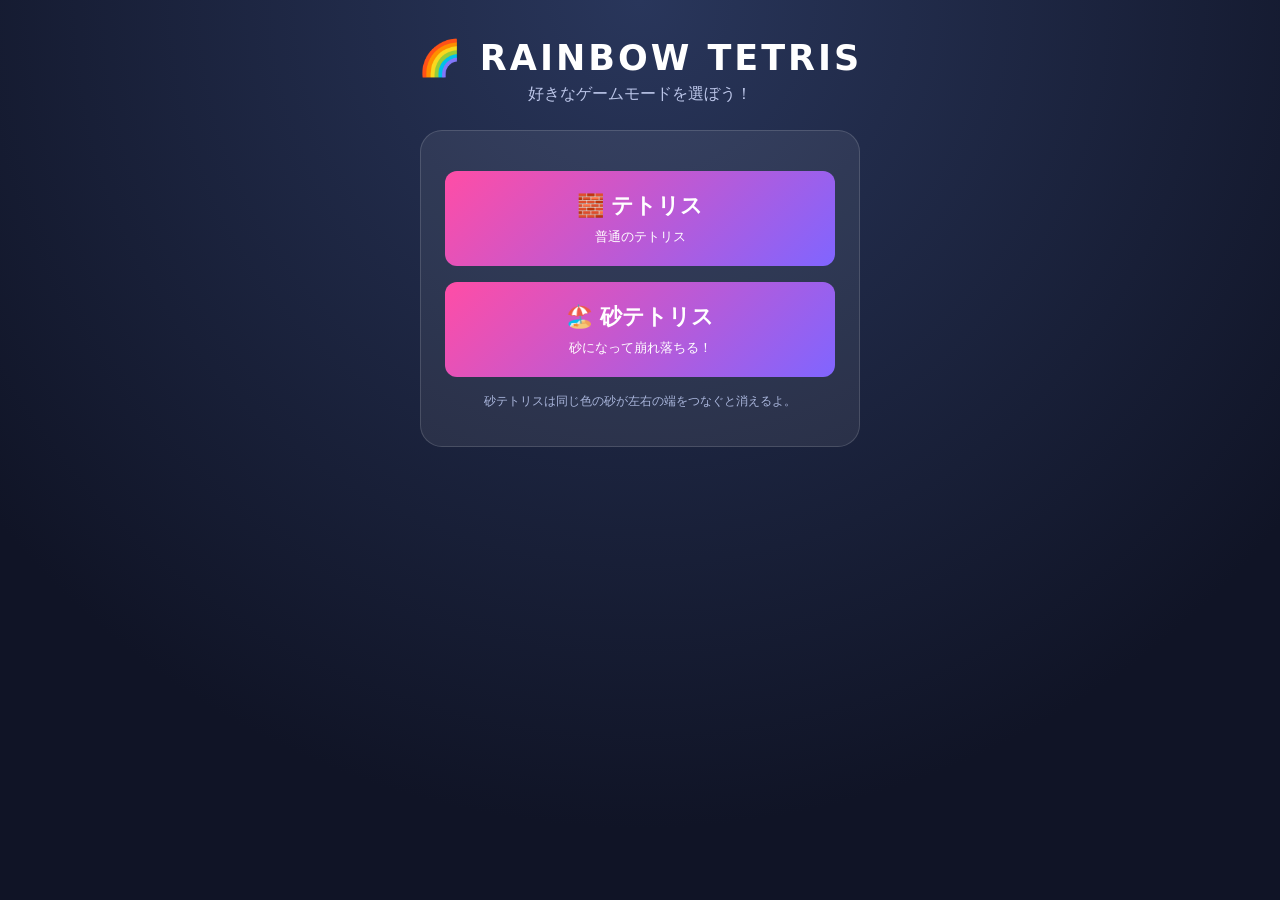
<file: games/tetris/index.html>
<!DOCTYPE html>
<html lang="ja">
<head>
<meta charset="UTF-8">
<meta name="viewport" content="width=device-width,initial-scale=1,maximum-scale=1,user-scalable=no,viewport-fit=cover">
<title>RAINBOW TETRIS</title>
<style>
*{box-sizing:border-box}
html,body{
 margin:0;min-height:100%;width:100%;
 overscroll-behavior:none;touch-action:manipulation;
}
body{
 color:white;text-align:center;
 font-family:system-ui,sans-serif;
 background:radial-gradient(circle at top,#29365b,#101426 75%);
 user-select:none;-webkit-user-select:none;overflow-x:hidden
}
button{
 border:0;border-radius:12px;padding:12px 18px;
 background:linear-gradient(135deg,#ff4da6,#8065ff);
 color:white;font-weight:bold;font-size:16px;
 cursor:pointer;touch-action:manipulation
}
button:active{transform:scale(.96)}
.screen{display:none;padding:18px 10px}
.screen.active{display:block}
h1{font-size:35px;letter-spacing:3px;margin:20px 0 5px}
.subtitle{color:#bbc5e8;margin-bottom:25px}
.menu-card{
 max-width:440px;margin:18px auto;padding:24px;
 background:#ffffff12;border:1px solid #ffffff25;border-radius:22px
}
.mode-button{display:block;width:100%;margin:16px 0;padding:20px;font-size:22px}
.mode-button small{display:block;font-size:13px;font-weight:normal;margin-top:7px}
.topbar{
 max-width:600px;margin:auto;display:flex;
 justify-content:space-between;align-items:center;gap:8px;flex-wrap:wrap
}
.stats{display:flex;gap:8px;justify-content:center;margin:12px auto;flex-wrap:wrap}
.stat{background:#ffffff15;border:1px solid #ffffff22;border-radius:10px;padding:8px 13px;min-width:75px}
.stat span{display:block;color:#aebbe4;font-size:11px}
.stat b{font-size:19px}
#boardWrap{
 position:relative;margin:10px auto;width:min(92vw,360px);
 background:#080d1c;border:4px solid #7180b9;border-radius:8px;
 overflow:hidden;touch-action:none
}
canvas{display:block;width:100%;height:auto;touch-action:none}
.controls{display:flex;justify-content:center;gap:10px;margin:12px auto;flex-wrap:wrap}
#mobileControls{
 display:grid;grid-template-columns:repeat(4,1fr);
 gap:8px;max-width:360px;margin:12px auto
}
#mobileControls button{padding:15px 5px;font-size:20px}
#overlay{
 display:none;position:absolute;inset:0;background:#080d1ce8;
 align-items:center;justify-content:center;flex-direction:column;gap:14px
}
#overlay.show{display:flex}
#overlay h2{font-size:30px;margin:0}
.note{color:#aab6dc;font-size:12px;margin:12px}
</style>
</head>
<body>

<section id="menuScreen" class="screen active">
 <h1>🌈 RAINBOW TETRIS</h1>
 <div class="subtitle">好きなゲームモードを選ぼう！</div>
 <div class="menu-card">
  <button class="mode-button" onclick="startGame('normal')">
   🧱 テトリス
   <small>普通のテトリス</small>
  </button>
  <button class="mode-button" onclick="startGame('sand')">
   🏖️ 砂テトリス
   <small>砂になって崩れ落ちる！</small>
  </button>
  <p class="note">砂テトリスは同じ色の砂が左右の端をつなぐと消えるよ。</p>
 </div>
</section>

<section id="gameScreen" class="screen">
 <div class="topbar">
  <button onclick="backToMenu()">← メニュー</button>
  <b id="modeName">テトリス</b>
  <button onclick="restartGame()">やり直す</button>
 </div>

 <div class="stats">
  <div class="stat"><span>SCORE</span><b id="score">0</b></div>
  <div class="stat"><span>LINES</span><b id="lines">0</b></div>
  <div class="stat"><span>BEST</span><b id="best">0</b></div>
 </div>

 <div id="boardWrap">
  <canvas id="game" width="300" height="600"></canvas>
  <div id="overlay" class="show">
   <h2 id="overlayTitle">PAUSE</h2>
   <button id="overlayResume" onclick="togglePause()">再開</button>
   <button onclick="restartGame()">もう一度</button>
  </div>
 </div>

 <div class="controls">
  <button onclick="togglePause()">⏯ 一時停止</button>
  <button onclick="restartGame()">↻ リスタート</button>
 </div>

 <div id="mobileControls">
  <button onclick="move(-1)">◀</button>
  <button onclick="rotate()">⟳</button>
  <button onclick="move(1)">▶</button>
  <button onclick="softDrop()">▼</button>
 </div>

 <div class="note" id="help"></div>
</section>

<script>
'use strict';

const canvas=document.getElementById('game');
const ctx=canvas.getContext('2d');

const W=10,H=20,S=30;
const SW=100,SH=200,MICRO=3;
const TOTAL=SW*SH;

const COLORS=[
 '#ff4b78','#ffad42','#ffe34d',
 '#51e5a0','#42c8ff','#8b73ff','#ed70e9'
];

const SHAPES=[
 [[1,1,1,1]],
 [[1,0,0],[1,1,1]],
 [[0,0,1],[1,1,1]],
 [[1,1],[1,1]],
 [[0,1,1],[1,1,0]],
 [[0,1,0],[1,1,1]],
 [[1,1,0],[0,1,1]]
];

let mode='normal';
let board=[];
let sand=new Uint8Array(TOTAL);
let particles=[];
let piece=null;

let score=0,lines=0,best=0;
let running=false,paused=false,gameOver=false;
let animationId=null,lastTime=0;
let normalTimer=0,elapsed=0,normalInterval=700;

let occupancy=new Uint8Array(TOTAL);

try{best=Number(localStorage.getItem('rainbowTetrisBest')||0)}catch(e){}

function idx(x,y){return y*SW+x}
function inside(x,y){return x>=0&&x<SW&&y>=0&&y<SH}

function startGame(m){
 mode=m;
 document.getElementById('menuScreen').classList.remove('active');
 document.getElementById('gameScreen').classList.add('active');

 document.getElementById('modeName').textContent=
  m==='sand'?'🏖️ 砂テトリス':'🧱 テトリス';

 document.getElementById('help').textContent=
  m==='sand'
  ?'矢印キー・スワイプで移動　タップで回転　スペースで爆速落下'
  :'← → 移動　↑ 回転　↓ 落下　スペースで一気に落下';

 restartGame();
}

function backToMenu(){
 running=false;
 if(animationId)cancelAnimationFrame(animationId);
 document.getElementById('gameScreen').classList.remove('active');
 document.getElementById('menuScreen').classList.add('active');
}

function restartGame(){
 board=Array.from({length:H},()=>Array(W).fill(0));
 sand.fill(0);
 particles=[];
 piece=null;
 score=0;lines=0;elapsed=0;
 normalTimer=0;normalInterval=700;
 paused=false;gameOver=false;running=true;

 document.getElementById('overlay').classList.remove('show');
 document.getElementById('overlayResume').textContent='再開';
 document.getElementById('overlayResume').onclick=togglePause;

 updateStats();

 if(mode==='normal')spawnNormal();
 else spawnSand();

 lastTime=performance.now();
 if(animationId)cancelAnimationFrame(animationId);
 animationId=requestAnimationFrame(loop);
}

function updateStats(){
 document.getElementById('score').textContent=score;
 document.getElementById('lines').textContent=lines;
 best=Math.max(best,score);
 document.getElementById('best').textContent=best;
 try{localStorage.setItem('rainbowTetrisBest',String(best))}catch(e){}
}

/* 通常テトリス */

function spawnNormal(){
 const n=Math.floor(Math.random()*SHAPES.length);
 piece={shape:SHAPES[n].map(r=>r.slice()),x:3,y:0,color:n+1};
 if(normalCollides(piece,0,0))endGame();
}

function normalCollides(p,dx,dy){
 for(let y=0;y<p.shape.length;y++){
  for(let x=0;x<p.shape[y].length;x++){
   if(!p.shape[y][x])continue;
   const nx=p.x+x+dx,ny=p.y+y+dy;
   if(nx<0||nx>=W||ny>=H)return true;
   if(ny>=0&&board[ny][nx])return true;
  }
 }
 return false;
}

function normalMove(dx){
 if(piece&&!normalCollides(piece,dx,0))piece.x+=dx;
}

function normalRotate(){
 if(!piece)return;
 const old=piece.shape;
 const rotated=old[0].map((_,i)=>old.map(row=>row[i]).reverse());
 const test={...piece,shape:rotated};
 if(!normalCollides(test,0,0))piece.shape=rotated;
}

function normalLock(){
 if(!piece)return;

 for(let y=0;y<piece.shape.length;y++){
  for(let x=0;x<piece.shape[y].length;x++){
   if(piece.shape[y][x]){
    const px=piece.x+x,py=piece.y+y;
    if(py>=0)board[py][px]=piece.color;
   }
  }
 }

 let count=0;
 for(let y=H-1;y>=0;y--){
  if(board[y].every(v=>v)){
   board.splice(y,1);
   board.unshift(Array(W).fill(0));
   count++;y++;
  }
 }

 if(count){
  lines+=count;
  score+=[0,100,300,500,800][count]||count*250;
  normalInterval=Math.max(120,700-lines*13);
 }
 updateStats();
 spawnNormal();
}

/* 砂テトリス */

function rebuildOccupancy(){
 occupancy.fill(0);
 for(let i=0;i<TOTAL;i++)if(sand[i])occupancy[i]=1;

 for(const p of particles){
  const x=Math.floor(p.x),y=Math.floor(p.y);
  if(inside(x,y))occupancy[idx(x,y)]=1;
 }
}

function makeParticle(x,y,color,controlled=true,boost=false){
 return {
  x,y,prevX:x,prevY:y,
  color,
  controlled,
  boost,
  vx:0,
  vy:boost?260:12,
  settled:false
 };
}

function spawnSand(){
 rebuildOccupancy();

 const n=Math.floor(Math.random()*SHAPES.length);
 const shape=SHAPES[n];
 const color=n+1;

 // 次のブロックが出せる場所を探す
 const candidates=[20,30,40,10,50,0,60];
 let startX=null;

 for(const candidate of candidates){
  let clear=true;

  for(let by=0;by<shape.length&&clear;by++){
   for(let bx=0;bx<shape[by].length&&clear;bx++){
    if(!shape[by][bx])continue;

    for(let dy=0;dy<10&&clear;dy++){
     for(let dx=0;dx<10;dx++){
      const x=candidate+bx*10+dx;
      const y=1+by*10+dy;
      if(!inside(x,y)||occupancy[idx(x,y)]){
       clear=false;
       break;
      }
     }
    }
   }
  }

  if(clear){startX=candidate;break}
 }

 if(startX===null){
  endGame();
  return;
 }

 for(let by=0;by<shape.length;by++){
  for(let bx=0;bx<shape[by].length;bx++){
   if(!shape[by][bx])continue;

   for(let dy=0;dy<10;dy++){
    for(let dx=0;dx<10;dx++){
     const x=startX+bx*10+dx;
     const y=1+by*10+dy;
     particles.push(makeParticle(x,y,color,true,false));
    }
   }
  }
 }
}

// 操作中の粒だけを左右移動
function sandMove(dx){
 const group=particles.filter(p=>p.controlled);
 if(!group.length)return;

 rebuildOccupancy();

 const movingCells=new Set(group.map(p=>idx(Math.floor(p.x),Math.floor(p.y))));
 const step=dx*10;

 for(const p of group){
  const nx=Math.floor(p.x+step);
  const ny=Math.floor(p.y);
  if(!inside(nx,ny))return;

  const ni=idx(nx,ny);
  if(occupancy[ni]&&!movingCells.has(ni))return;
 }

 for(const p of group){
  p.x+=step;
  p.prevX=p.x;
 }
}

// 操作中の粒をまとめて回転
function sandRotate(){
 const group=particles.filter(p=>p.controlled);
 if(!group.length)return;

 rebuildOccupancy();

 let cx=0,cy=0;
 for(const p of group){cx+=p.x;cy+=p.y}
 cx/=group.length;
 cy/=group.length;

 const destinations=[];
 const movingCells=new Set(group.map(p=>idx(Math.floor(p.x),Math.floor(p.y))));
 const used=new Set();

 for(const p of group){
  const nx=Math.round(cx-(p.y-cy));
  const ny=Math.round(cy+(p.x-cx));

  if(!inside(nx,ny))return;

  const ni=idx(nx,ny);
  if(used.has(ni))return;
  if(occupancy[ni]&&!movingCells.has(ni))return;

  used.add(ni);
  destinations.push([p,nx,ny]);
 }

 for(const [p,x,y] of destinations){
  p.x=x;p.y=y;
  p.prevX=x;p.prevY=y;
 }
}

// スペースを押したら前の粒は操作不能にし、爆速落下へ
function sandHardDrop(){
 const group=particles.filter(p=>p.controlled);
 if(!group.length)return;

 for(const p of group){
  p.controlled=false;
  p.boost=true;
  p.vy=260+Math.random()*35;
  p.vx+=(Math.random()-.5)*2;
 }

 // 前の粒が落下を始めた瞬間に次のブロックを出す
 spawnSand();
}

// 粒の物理演算
function updateSandPhysics(dt){
 if(!particles.length)return;

 rebuildOccupancy();

 // 下の粒から先に処理
 particles.sort((a,b)=>b.y-a.y);

 const next=[];
 const gravity=420;
 const maxSpeed=90;

 for(const p of particles){
  const oldX=Math.floor(p.x);
  const oldY=Math.floor(p.y);
  const oldIndex=inside(oldX,oldY)?idx(oldX,oldY):-1;

  if(oldIndex>=0)occupancy[oldIndex]=0;

  p.prevX=p.x;
  p.prevY=p.y;

  if(p.boost){
   // スペース直後は爆速
   p.vy=Math.max(85,p.vy-90*dt);
  }else{
   p.vy=Math.min(maxSpeed,p.vy+gravity*dt);
  }

  p.vx*=Math.pow(.985,dt*60);

  const targetY=p.y+p.vy*dt;
  const targetX=p.x+p.vx*dt;

  const targetCellY=Math.floor(targetY);
  const currentCellY=Math.floor(p.y);
  const cellX=Math.floor(targetX);

  let blocked=false;
  let hitY=targetCellY;

  // 高速落下でも途中の粒をすり抜けない
  for(let y=currentCellY+1;y<=targetCellY;y++){
   if(y>=SH||!inside(cellX,y)||occupancy[idx(cellX,y)]){
    blocked=true;
    hitY=y;
    break;
   }
  }

  if(!blocked){
   p.x=targetX;
   p.y=targetY;
  }else{
   p.boost=false;
   p.vy=Math.min(p.vy,24);

   // ぶつかったら左右にパラパラ崩れる
   const dirs=Math.random()<.5?[-1,1]:[1,-1];
   let slipped=false;

   for(const dir of dirs){
    const nx=Math.floor(p.x)+dir;
    const ny=Math.max(0,hitY);

    if(inside(nx,ny)&&!occupancy[idx(nx,ny)]){
     p.x=nx+.15;
     p.y=Math.max(p.y,ny-.15);
     p.vx=dir*(5+Math.random()*10);
     p.vy=12+Math.random()*12;
     slipped=true;
     break;
    }
   }

   if(!slipped){
    const sx=Math.max(0,Math.min(SW-1,Math.floor(p.x)));
    const sy=Math.max(0,Math.min(SH-1,hitY-1));

    if(!sand[idx(sx,sy)]){
     sand[idx(sx,sy)]=p.color;
     continue;
    }

    // すぐ下が詰まっている場合は現在位置に落ち着く
    const fx=Math.max(0,Math.min(SW-1,Math.floor(p.x)));
    const fy=Math.max(0,Math.min(SH-1,Math.floor(p.y)));

    if(!sand[idx(fx,fy)]){
     sand[idx(fx,fy)]=p.color;
     continue;
    }
   }
  }

  // 画面外や重なりを防止
  p.x=Math.max(0,Math.min(SW-1.001,p.x));
  p.y=Math.max(0,Math.min(SH-1.001,p.y));

  const finalX=Math.floor(p.x);
  const finalY=Math.floor(p.y);
  const fi=idx(finalX,finalY);

  if(occupancy[fi]){
   // 移動先が埋まっていたら少しだけ横に逃がす
   let escaped=false;
   for(const dir of [-1,1]){
    const nx=finalX+dir;
    if(inside(nx,finalY)&&!occupancy[idx(nx,finalY)]){
     p.x=nx+.1;
     occupancy[idx(nx,finalY)]=1;
     escaped=true;
     break;
    }
   }

   if(!escaped){
    if(!sand[fi])sand[fi]=p.color;
    continue;
   }
  }else{
   occupancy[fi]=1;
  }

  next.push(p);
 }

 particles=next;

 // 操作中の粒が全部落ち着いたら自然に次のブロック
 if(!particles.some(p=>p.controlled)&&!gameOver){
  if(!particles.some(p=>p.boost)){
   // ここでは落ち着いた粒は sand に移されている
  }
 }

 checkSandBridge();
}

// 同じ色だけでつながった砂が左右をつないだら消す
function checkSandBridge(){
 const seen=new Uint8Array(TOTAL);
 const queue=new Int32Array(TOTAL);
 let removed=0;

 for(let y=0;y<SH;y++){
  for(let x=0;x<SW;x++){
   const start=idx(x,y);
   const color=sand[start];

   if(!color||seen[start])continue;

   let head=0,tail=0;
   let left=false,right=false;

   queue[tail++]=start;
   seen[start]=1;

   while(head<tail){
    const cur=queue[head++];
    const cx=cur%SW;
    const cy=Math.floor(cur/SW);

    if(cx===0)left=true;
    if(cx===SW-1)right=true;

    for(let dy=-1;dy<=1;dy++){
     for(let dx=-1;dx<=1;dx++){
      if(!dx&&!dy)continue;

      const nx=cx+dx,ny=cy+dy;
      if(!inside(nx,ny))continue;

      const ni=idx(nx,ny);
      if(!seen[ni]&&sand[ni]===color){
       seen[ni]=1;
       queue[tail++]=ni;
      }
     }
    }
   }

   if(left&&right){
    for(let i=0;i<tail;i++){
     sand[queue[i]]=0;
     removed++;
    }
   }
  }
 }

 if(removed){
  score+=removed;
  lines++;
  updateStats();
 }
}

/* 操作 */

function move(dx){
 if(!running||paused||gameOver)return;
 if(mode==='normal')normalMove(dx);
 else sandMove(dx);
 draw();
}

function rotate(){
 if(!running||paused||gameOver)return;
 if(mode==='normal')normalRotate();
 else sandRotate();
 draw();
}

function softDrop(){
 if(!running||paused||gameOver)return;

 if(mode==='normal'){
  if(!normalCollides(piece,0,1)){
   piece.y++;
   score++;
  }else normalLock();
 }else{
  for(const p of particles){
   if(p.controlled)p.vy=Math.max(p.vy,85);
  }
 }

 updateStats();
 draw();
}

function hardDrop(){
 if(!running||paused||gameOver)return;

 if(mode==='normal'){
  let distance=0;
  while(!normalCollides(piece,0,1)){
   piece.y++;
   distance++;
  }
  score+=distance*2;
  normalLock();
 }else{
  sandHardDrop();
 }

 updateStats();
 draw();
}

/* 描画 */

function drawBlock(x,y,color){
 ctx.fillStyle=color;
 ctx.fillRect(x*S+1,y*S+1,S-2,S-2);
 ctx.fillStyle='#ffffff35';
 ctx.fillRect(x*S+3,y*S+3,S-6,3);
 ctx.fillStyle='#00000020';
 ctx.fillRect(x*S+3,y*S+S-5,S-6,2);
}

function drawNormal(){
 for(let y=0;y<H;y++){
  for(let x=0;x<W;x++){
   const c=board[y][x];
   if(c)drawBlock(x,y,COLORS[c-1]);
  }
 }

 if(piece){
  for(let y=0;y<piece.shape.length;y++){
   for(let x=0;x<piece.shape[y].length;x++){
    if(piece.shape[y][x]){
     drawBlock(piece.x+x,piece.y+y,COLORS[piece.color-1]);
    }
   }
  }
 }
}

function drawSand(){
 // 固まった砂
 for(let y=0;y<SH;y++){
  for(let x=0;x<SW;x++){
   const c=sand[idx(x,y)];
   if(!c)continue;
   ctx.fillStyle=COLORS[c-1];
   ctx.fillRect(x*MICRO,y*MICRO,MICRO,MICRO);
  }
 }

 // 動いている粒は小数座標で描画して滑らかに
 for(const p of particles){
  ctx.fillStyle=COLORS[p.color-1];
  ctx.fillRect(
   p.x*MICRO,
   p.y*MICRO,
   MICRO,
   MICRO
  );
 }
}

function draw(){
 ctx.clearRect(0,0,300,600);
 ctx.fillStyle='#080d1c';
 ctx.fillRect(0,0,300,600);

 if(mode==='normal'){
  ctx.strokeStyle='#ffffff0b';
  for(let x=0;x<=W;x++){
   ctx.beginPath();ctx.moveTo(x*S,0);ctx.lineTo(x*S,600);ctx.stroke();
  }
  for(let y=0;y<=H;y++){
   ctx.beginPath();ctx.moveTo(0,y*S);ctx.lineTo(300,y*S);ctx.stroke();
  }
  drawNormal();
 }else{
  drawSand();
 }
}

/* ゲーム進行 */

function endGame(){
 running=false;
 gameOver=true;
 document.getElementById('overlayTitle').textContent='GAME OVER';
 document.getElementById('overlayResume').textContent='もう一度';
 document.getElementById('overlayResume').onclick=restartGame;
 document.getElementById('overlay').classList.add('show');
}

function togglePause(){
 if(gameOver)return;

 paused=!paused;
 document.getElementById('overlayTitle').textContent='PAUSE';
 document.getElementById('overlayResume').textContent='再開';
 document.getElementById('overlayResume').onclick=togglePause;
 document.getElementById('overlay').classList.toggle('show',paused);

 if(!paused){
  lastTime=performance.now();
  animationId=requestAnimationFrame(loop);
 }
}

function loop(time){
 if(!running)return;

 const delta=Math.min((time-lastTime)/1000,.04);
 lastTime=time;

 if(!paused&&!gameOver){
  elapsed+=delta*1000;

  if(mode==='normal'){
   normalTimer+=delta*1000;
   if(normalTimer>=normalInterval){
    normalTimer=0;
    if(!normalCollides(piece,0,1))piece.y++;
    else normalLock();
   }
  }else{
   updateSandPhysics(delta);

   // 操作中の粒がなくなったら新しいブロックを出す
   if(!particles.some(p=>p.controlled)&&!particles.some(p=>p.boost)&&!gameOver){
    spawnSand();
   }
  }

  draw();
 }

 animationId=requestAnimationFrame(loop);
}

/* キーボード */

window.addEventListener('keydown',e=>{
 const keys=['ArrowLeft','ArrowRight','ArrowUp','ArrowDown','Space'];
 if(keys.includes(e.code))e.preventDefault();

 if(!document.getElementById('gameScreen').classList.contains('active'))return;

 if(e.code==='ArrowLeft')move(-1);
 if(e.code==='ArrowRight')move(1);
 if(e.code==='ArrowUp')rotate();
 if(e.code==='ArrowDown')softDrop();
 if(e.code==='Space'&&!e.repeat)hardDrop();
 if(e.code==='KeyP'||e.code==='Escape')togglePause();
},{passive:false});

/* スワイプ・タップ */

let pointerStart=null;

canvas.addEventListener('pointerdown',e=>{
 if(e.pointerType==='mouse'&&e.button!==0)return;
 e.preventDefault();
 pointerStart={x:e.clientX,y:e.clientY};
 try{canvas.setPointerCapture(e.pointerId)}catch(err){}
},{passive:false});

canvas.addEventListener('pointerup',e=>{
 if(!pointerStart)return;
 e.preventDefault();

 const dx=e.clientX-pointerStart.x;
 const dy=e.clientY-pointerStart.y;
 const distance=Math.hypot(dx,dy);

 if(distance<18){
  rotate();
 }else if(Math.abs(dx)>Math.abs(dy)){
  const steps=Math.min(5,Math.max(1,Math.floor(Math.abs(dx)/28)));
  for(let i=0;i<steps;i++)move(dx>0?1:-1);
 }else if(dy>0){
  if(dy>100)hardDrop();
  else softDrop();
 }else{
  rotate();
 }

 pointerStart=null;
 draw();
},{passive:false});

canvas.addEventListener('pointercancel',()=>{pointerStart=null});

document.addEventListener('dblclick',e=>e.preventDefault(),{passive:false});
document.addEventListener('gesturestart',e=>e.preventDefault(),{passive:false});

draw();
document.getElementById('best').textContent=best;
</script>
</body>
</html>
</file>
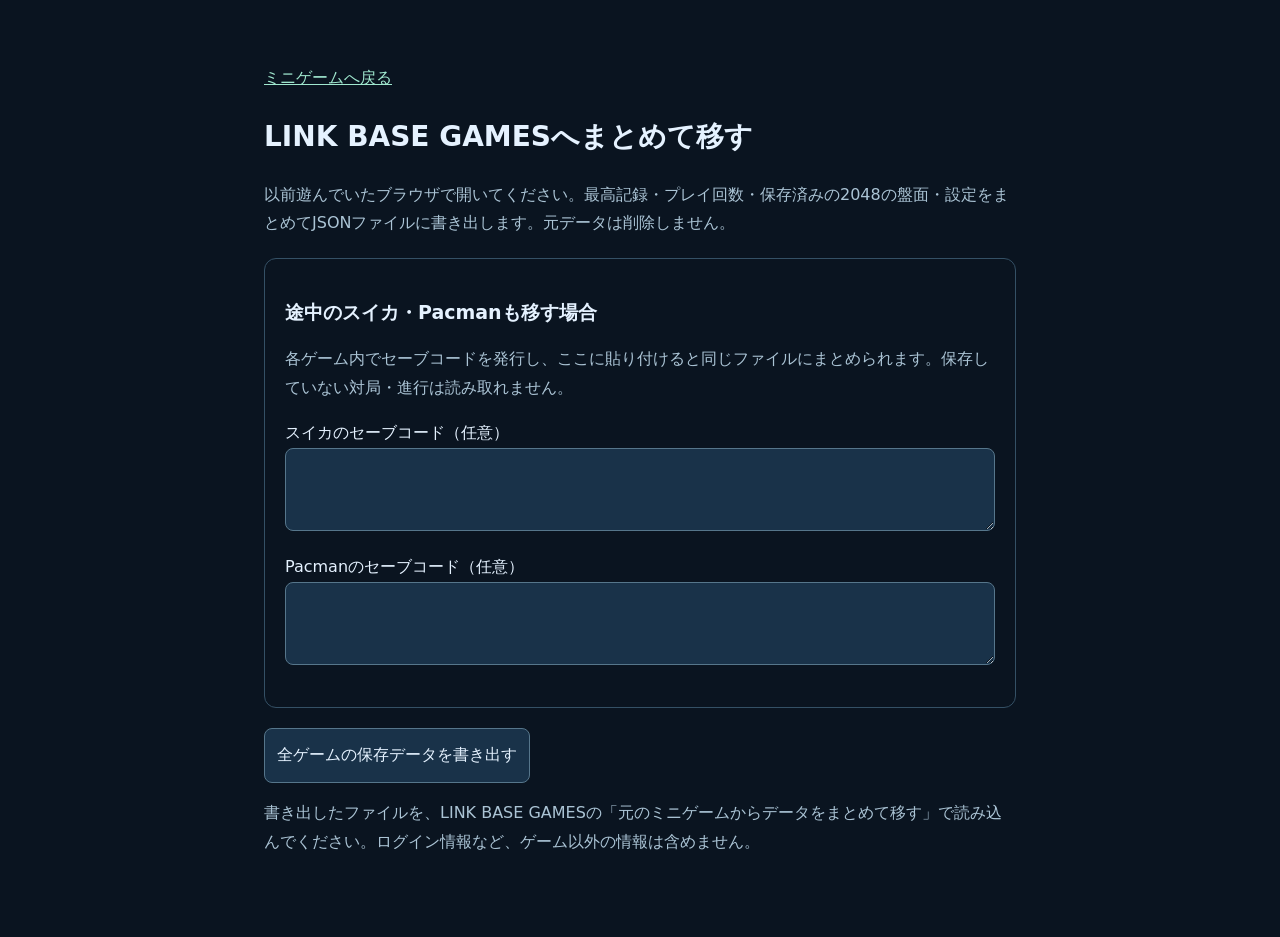
<file: migration.html>
<!doctype html><html lang="ja"><head><meta charset="utf-8"><meta name="viewport" content="width=device-width,initial-scale=1"><title>ゲームデータの一括移行</title><style>:root{font:16px/1.8 system-ui;color:#e5f2ff;background:#0a1420;color-scheme:dark}*{box-sizing:border-box}main{max-width:800px;margin:40px auto;padding:24px}h1{font-size:28px}h2{font-size:19px}p{color:#abc4d5}button,input,textarea{font:inherit;color:inherit;background:#193249;border:1px solid #56768b;padding:12px;border-radius:8px}button{cursor:pointer}button:disabled{opacity:.4}a{color:#a0e8cf}section{padding:20px;border:1px solid #345065;border-radius:12px;margin:20px 0}textarea{width:100%;min-height:70px}label{display:block;margin:12px 0}#status{white-space:pre-wrap}</style></head><body data-transfer="export"><main><a href="./">ミニゲームへ戻る</a><h1>LINK BASE GAMESへまとめて移す</h1><p>以前遊んでいたブラウザで開いてください。最高記録・プレイ回数・保存済みの2048の盤面・設定をまとめてJSONファイルに書き出します。元データは削除しません。</p><section><h2>途中のスイカ・Pacmanも移す場合</h2><p>各ゲーム内でセーブコードを発行し、ここに貼り付けると同じファイルにまとめられます。保存していない対局・進行は読み取れません。</p><label>スイカのセーブコード（任意）<textarea id="suikaCode" spellcheck="false"></textarea></label><label>Pacmanのセーブコード（任意）<textarea id="pacmanCode" spellcheck="false"></textarea></label></section><button id="export">全ゲームの保存データを書き出す</button><p id="status" role="status"></p><p>書き出したファイルを、LINK BASE GAMESの「元のミニゲームからデータをまとめて移す」で読み込んでください。ログイン情報など、ゲーム以外の情報は含めません。</p></main><script src="migration.js?v=1"></script></body></html>
</file>
<file: style.css>
:root{color-scheme:dark;font-family:system-ui,-apple-system,sans-serif;background:#080b12;color:#eef5ff}*{box-sizing:border-box}body{margin:0;background:radial-gradient(ellipse at 80% 0,#132d39,transparent 50%)}[hidden]{display:none!important}button{font:inherit;cursor:pointer;color:inherit;border:1px solid #ffffff24;background:#ffffff08;border-radius:12px;padding:11px 17px}button:hover{border-color:#66f2ce}button:focus-visible{outline:3px solid #66f2ce;outline-offset:4px}#lobby{max-width:1200px;padding:28px;margin:auto}header{display:flex;justify-content:space-between;gap:15px;font-size:11px;letter-spacing:2px;color:#8798ae}.brand{font-size:17px;font-weight:900;color:#66f2ce}.intro{padding:64px 0 30px}.intro>p:first-child{font-size:11px;letter-spacing:3px;color:#66f2ce}h1{font-size:clamp(36px,6vw,70px);letter-spacing:-2px;line-height:1.2;margin:18px 0}em{font-style:normal;color:#66f2ce}.lead{color:#9aabc0}.filters{display:flex;gap:8px;margin:16px 0 28px}.filters [aria-pressed=true]{background:#66f2ce;color:#071a16;border-color:#66f2ce}.grid{display:grid;grid-template-columns:repeat(4,minmax(0,1fr));gap:18px}.card{text-align:left;padding:0;overflow:hidden;background:#101723;transition:transform .2s}.card:hover{transform:translateY(-4px)}.art{height:150px;display:grid;place-items:center;background:radial-gradient(ellipse at center,var(--accent),transparent 78%),#111a28;font-size:60px}.info{padding:20px}.info small{color:#8c9eb7;letter-spacing:2px;font-size:10px}.info h2{font-size:20px;margin:10px 0}.info p{color:#9aabc0;font-size:12px;min-height:3em;line-height:1.6}.play{display:block;font-size:12px;color:#66f2ce;margin-top:18px}footer{color:#53667f;letter-spacing:2px;font-size:10px;padding:40px 0}#player{position:fixed;inset:0;background:#080b12;display:flex;flex-direction:column;height:100dvh}.toolbar{display:flex;gap:9px;align-items:center;padding:10px max(10px,env(safe-area-inset-right)) 10px max(10px,env(safe-area-inset-left));border-bottom:1px solid #ffffff20}.toolbar strong{flex:1;font-size:14px}.toolbar button{font-size:12px;padding:9px 12px}#stage{flex:1;min-height:0}iframe{display:block;width:100%;height:100%;border:0;background:#080b12}@media(max-width:900px){.grid{grid-template-columns:repeat(2,minmax(0,1fr))}}@media(max-width:500px){#lobby{padding:20px}.intro{padding-top:40px}header{font-size:8px;letter-spacing:1px}.grid{gap:12px}.info{padding:14px}.info h2{font-size:17px}.art{height:115px;font-size:45px}.toolbar{flex-wrap:wrap}.toolbar strong{order:3;flex-basis:100%;text-align:center}.toolbar button{flex:1}}

/* Game key art */
.art{height:auto;aspect-ratio:16/9;display:block;overflow:hidden;background:#111a28}.art img{display:block;width:100%;height:100%;object-fit:cover;transition:transform .35s ease}.card:hover .art img{transform:scale(1.045)}@media(max-width:500px){.art{height:auto;aspect-ratio:16/9}}@media(prefers-reduced-motion:reduce){.art img{transition:none}.card:hover .art img{transform:none}}
</file>
<file: games/board-games/board-3d.css>
/* CSS 3D scene: board, playing surface and raised pieces are separate layers. */
.board-wrap{perspective:1100px;perspective-origin:50% 30%;padding:20px 8px 38px;overflow:visible}.board{position:relative;transform:rotateX(22deg);transform-style:preserve-3d;overflow:visible;border-radius:10px;box-shadow:0 4px 0 #8b6032,0 9px 0 #604025,0 15px 0 #39291e,0 30px 28px #0008;transition:transform .35s}.square{transform-style:preserve-3d}.square .piece{position:relative;display:grid;place-items:center;transform:translateZ(14px) rotateX(-12deg);text-shadow:0 2px #665139,0 3px #51412d,2px 8px 5px #0006;transition:filter .15s}.square:hover{filter:brightness(1.12)}.shogi-board{background:repeating-linear-gradient(93deg,#e7bd7d 0 5px,#e2b571 6px 9px)}.shogi-board .square{background:transparent}.shogi-board .piece{width:86%;height:92%;font-size:clamp(16px,3.8vw,34px);background:linear-gradient(110deg,#ffe1a0,#d99a46);clip-path:polygon(50% 0,86% 20%,100% 100%,0 100%,14% 20%);padding-top:7px;box-shadow:inset 0 -6px #a46a30,inset 4px 0 #f5d392;text-shadow:0 1px #fff8}.shogi-board .piece.opponent{transform:translateZ(14px) rotateX(-12deg) rotateZ(180deg)}.disc{position:relative;transform:translateZ(10px);box-shadow:0 5px 0 #151515,0 9px 8px #0008,inset -5px -7px 8px #0005}.disc.white{box-shadow:0 5px 0 #92918b,0 9px 8px #0008,inset -5px -7px 8px #0002}.chess-board .piece{font-size:clamp(25px,6vw,54px);filter:drop-shadow(4px 8px 3px #0007);transform:translateZ(22px) rotateX(-22deg);text-shadow:1px 1px #b5a58e,2px 2px #82705c,3px 3px #62503e}.chess-board .blackpiece{color:#202d41;text-shadow:1px 1px #8998ac,2px 2px #52627a,3px 3px #101620}.view-flat .board{transform:rotateX(0)}.view-flat .piece{transform:translateZ(8px)}.view-flat .shogi-board .piece.opponent{transform:translateZ(8px) rotateZ(180deg)}.board-view{font-size:12px;padding:9px 12px}.result-overlay{position:fixed;inset:0;z-index:200;background:#060d1cba;backdrop-filter:blur(7px);display:grid;place-items:center;padding:20px}.result-overlay[hidden]{display:none}.result-card{position:relative;z-index:2;width:min(420px,100%);text-align:center;padding:38px 24px;border:1px solid #76e5be66;background:linear-gradient(145deg,#1b3941f5,#101c30f5);border-radius:24px;box-shadow:0 20px 80px #0008;animation:resultEnter .5s ease both}.result-card h2{font-size:clamp(40px,9vw,66px);margin:12px 0;letter-spacing:-2px;color:#a1ffd4}.result-card p{color:#c2cddd;line-height:1.7}.result-card[data-outcome=lose]{border-color:#8599e388;background:linear-gradient(145deg,#303552f5,#131a30f5);animation:resultEnter .5s ease both,defeatPulse 2s ease-in-out 2}.result-card[data-outcome=lose] h2{color:#b8c5ff}.result-card small{letter-spacing:4px;color:#a8b9cc}.result-overlay canvas{position:absolute;inset:0;width:100%;height:100%;pointer-events:none}.result-card button{margin:5px}.game-card .emoji{display:none}@keyframes resultEnter{from{opacity:0;transform:translateY(22px) scale(.94)}to{opacity:1;transform:none}}@keyframes defeatPulse{50%{box-shadow:0 0 65px #8f9fff44}}@media(max-width:760px){.board-wrap{padding:12px 6px 28px}.board{transform:rotateX(16deg)}}@media(prefers-reduced-motion:reduce){.board,.result-card{animation:none!important;transition:none!important}.disc{animation:none!important}}


/* Keep the raised disc at a fixed depth; change faces only while edge-on. */
@keyframes flipBlackWhite{
 0%{transform:translateZ(10px) scaleX(1);background:radial-gradient(circle at 35% 25%,#777,#111 48%,#000)}
 49%{transform:translateZ(10px) scaleX(.01);background:radial-gradient(circle at 35% 25%,#777,#111 48%,#000)}
 51%{transform:translateZ(10px) scaleX(.01);background:radial-gradient(circle at 35% 25%,white,#ddd 55%,#999)}
 100%{transform:translateZ(10px) scaleX(1);background:radial-gradient(circle at 35% 25%,white,#ddd 55%,#999)}
}
@keyframes flipWhiteBlack{
 0%{transform:translateZ(10px) scaleX(1);background:radial-gradient(circle at 35% 25%,white,#ddd 55%,#999)}
 49%{transform:translateZ(10px) scaleX(.01);background:radial-gradient(circle at 35% 25%,white,#ddd 55%,#999)}
 51%{transform:translateZ(10px) scaleX(.01);background:radial-gradient(circle at 35% 25%,#777,#111 48%,#000)}
 100%{transform:translateZ(10px) scaleX(1);background:radial-gradient(circle at 35% 25%,#777,#111 48%,#000)}
}
</file>
